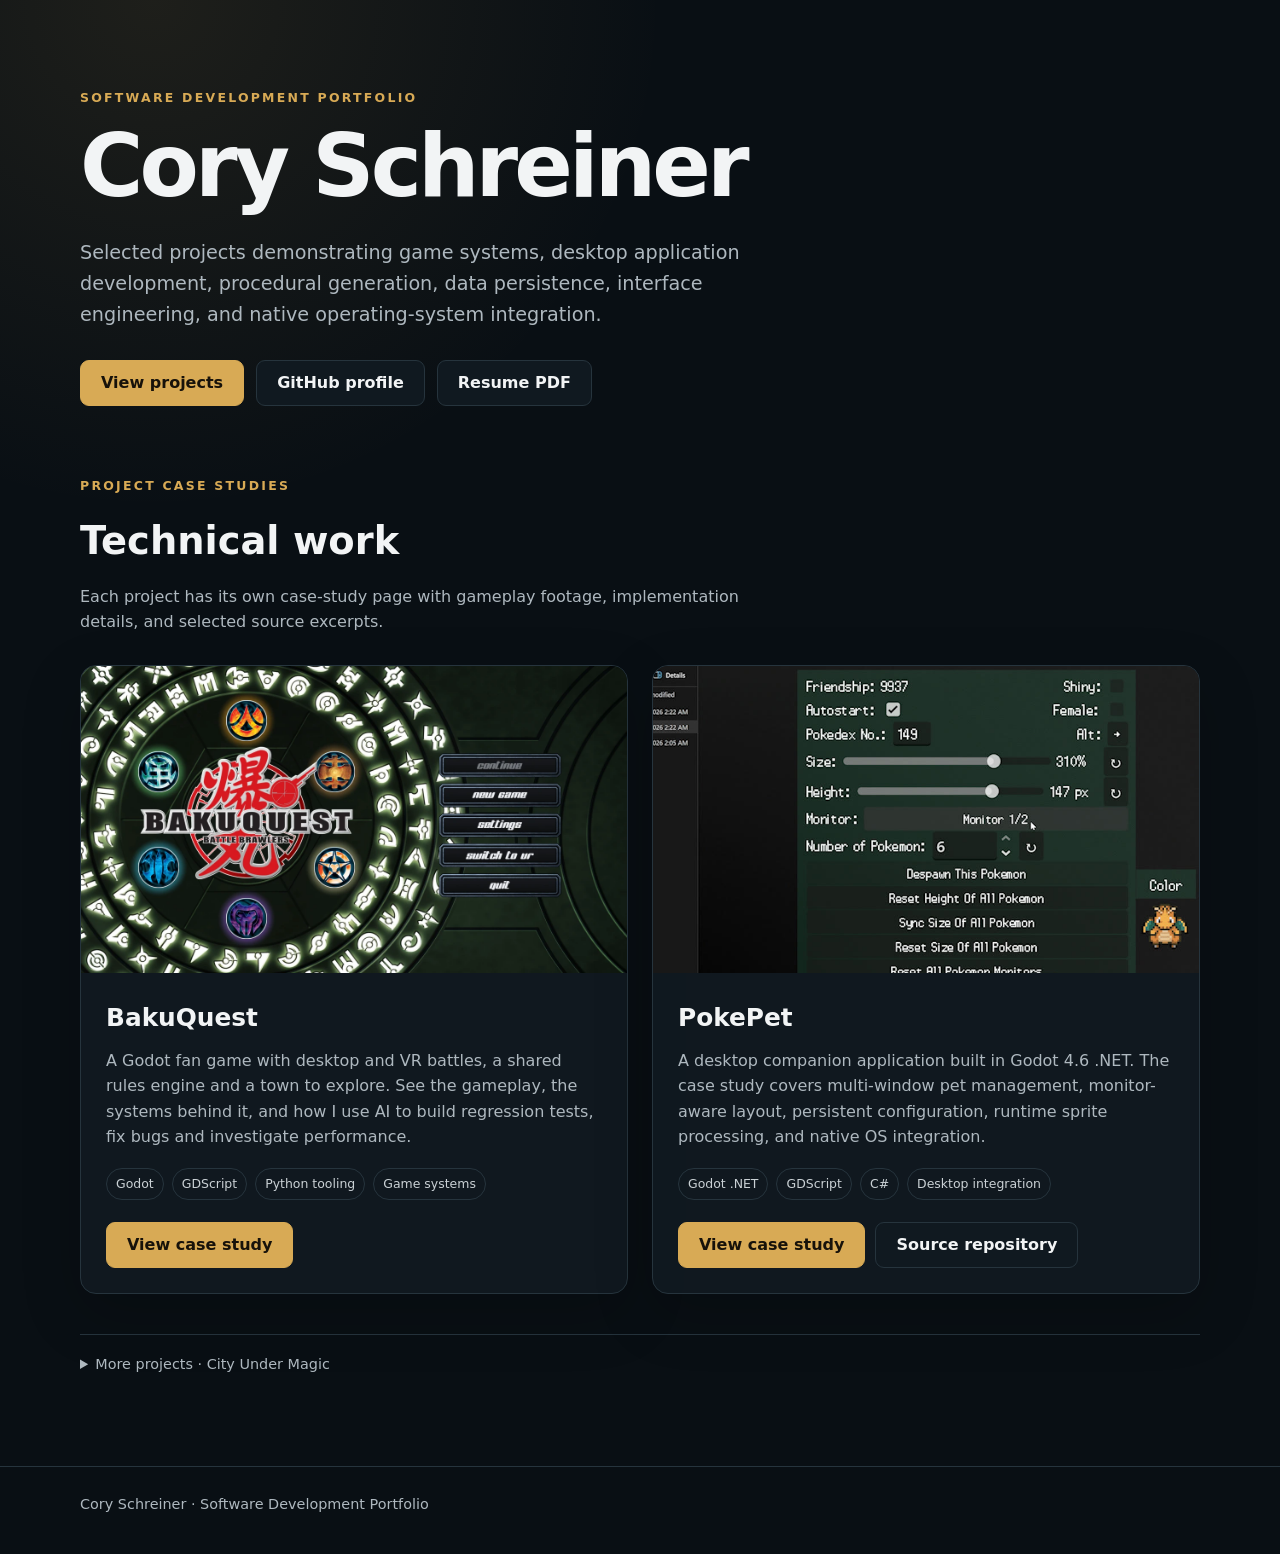
<file: index.html>
<!doctype html>
<html lang="en">
<head>
  <meta charset="utf-8">
  <meta name="viewport" content="width=device-width, initial-scale=1">
  <meta name="description" content="Cory Schreiner's software development portfolio, featuring BakuQuest and PokePet.">
  <title>Cory Schreiner | Software Development Portfolio</title>
  <style>
    :root {
      color-scheme: dark;
      --background: #090f14;
      --panel: #101920;
      --panel-border: #26343d;
      --text: #f2f4f5;
      --muted: #aeb8bf;
      --accent: #d8aa55;
      --accent-dark: #1b160d;
      font-family: Inter, ui-sans-serif, system-ui, -apple-system, BlinkMacSystemFont, "Segoe UI", sans-serif;
    }
    * { box-sizing: border-box; }
    html { scroll-behavior: smooth; }
    body {
      margin: 0;
      background:
        radial-gradient(circle at 12% 0%, rgba(216, 170, 85, .10), transparent 32rem),
        var(--background);
      color: var(--text);
      line-height: 1.6;
    }
    a { color: inherit; }
    .wrap { width: min(1120px, calc(100% - 40px)); margin: 0 auto; }
    header { padding: 88px 0 48px; }
    .eyebrow {
      margin: 0 0 14px;
      color: var(--accent);
      font-size: .78rem;
      font-weight: 800;
      letter-spacing: .18em;
      text-transform: uppercase;
    }
    h1 {
      max-width: 830px;
      margin: 0;
      font-size: clamp(2.5rem, 7vw, 5.4rem);
      line-height: 1.02;
      letter-spacing: -.045em;
    }
    .intro {
      max-width: 700px;
      margin: 28px 0 0;
      color: var(--muted);
      font-size: clamp(1rem, 2vw, 1.2rem);
    }
    .links { display: flex; flex-wrap: wrap; gap: 12px; margin-top: 30px; }
    .button {
      display: inline-flex;
      align-items: center;
      justify-content: center;
      min-height: 46px;
      padding: 0 20px;
      border: 1px solid var(--panel-border);
      border-radius: 9px;
      background: var(--panel);
      text-decoration: none;
      font-weight: 750;
    }
    .button.primary { border-color: var(--accent); background: var(--accent); color: #17120a; }
    main { padding: 22px 0 90px; }
    h2 { margin: 0 0 12px; font-size: clamp(1.8rem, 3vw, 2.6rem); }
    .section-copy { max-width: 700px; margin: 0 0 30px; color: var(--muted); }
    .grid { display: grid; grid-template-columns: repeat(2, minmax(0, 1fr)); gap: 24px; }
    .card {
      overflow: hidden;
      border: 1px solid var(--panel-border);
      border-radius: 16px;
      background: rgba(16, 25, 32, .94);
      box-shadow: 0 20px 60px rgba(0,0,0,.20);
    }
    .card img { width: 100%; aspect-ratio: 16 / 9; display: block; object-fit: cover; background: #05080a; }
    .card-body { padding: 25px; }
    .card h3 { margin: 0 0 10px; font-size: 1.55rem; }
    .card p { margin: 0; color: var(--muted); }
    .tags { display: flex; flex-wrap: wrap; gap: 8px; margin: 18px 0 22px; }
    .tag {
      padding: 5px 9px;
      border: 1px solid var(--panel-border);
      border-radius: 999px;
      color: #cad1d5;
      font-size: .78rem;
    }
    .card-actions { display: flex; flex-wrap: wrap; gap: 10px; }
    footer { border-top: 1px solid var(--panel-border); padding: 26px 0 38px; color: var(--muted); font-size: .9rem; }
    @media (max-width: 760px) {
      header { padding-top: 58px; }
      .grid { grid-template-columns: 1fr; }
      .wrap { width: min(100% - 24px, 1120px); }
    }
    .archive { margin-top: 40px; border-top: 1px solid var(--panel-border); padding-top: 18px; }
    .archive summary { cursor: pointer; color: var(--muted); font-size: .9rem; }
    .archive .card { margin-top: 20px; max-width: 548px; }
    .archive summary:focus-visible { outline: 2px solid var(--accent); outline-offset: 5px; }
  </style>
</head>
<body>
  <header>
    <div class="wrap">
      <p class="eyebrow">Software Development Portfolio</p>
      <h1>Cory Schreiner</h1>
      <p class="intro">Selected projects demonstrating game systems, desktop application development, procedural generation, data persistence, interface engineering, and native operating-system integration.</p>
      <div class="links">
        <a class="button primary" href="#projects">View projects</a>
        <a class="button" href="https://github.com/themusicalcr0w">GitHub profile</a>
        <a class="button" href="downloads/Cory_Schreiner_Resume.pdf" target="_blank" rel="noopener">Resume PDF</a>
      </div>
    </div>
  </header>

  <main id="projects">
    <section class="wrap" aria-labelledby="projects-title">
      <p class="eyebrow">Project Case Studies</p>
      <h2 id="projects-title">Technical work</h2>
      <p class="section-copy">Each project has its own case-study page with gameplay footage, implementation details, and selected source excerpts.</p>

      <div class="grid">
        <article class="card">
          <img src="projects/baku-quest/showcase/assets/images/2026-10-desktop-menu.webp" alt="BakuQuest desktop title screen with its logo and elemental symbols">
          <div class="card-body">
            <h3>BakuQuest</h3>
            <p>A Godot fan game with desktop and VR battles, a shared rules engine and a town to explore. See the gameplay, the systems behind it, and how I use AI to build regression tests, fix bugs and investigate performance.</p>
            <div class="tags" aria-label="BakuQuest technologies">
              <span class="tag">Godot</span><span class="tag">GDScript</span><span class="tag">Python tooling</span><span class="tag">Game systems</span>
            </div>
            <div class="card-actions"><a class="button primary" href="projects/baku-quest/">View case study</a></div>
          </div>
        </article>

        <article class="card">
          <img src="projects/poke-pet/showcase/assets/images/hero-poster.jpg" alt="PokePet desktop companion application running multiple pet windows">
          <div class="card-body">
            <h3>PokePet</h3>
            <p>A desktop companion application built in Godot 4.6 .NET. The case study covers multi-window pet management, monitor-aware layout, persistent configuration, runtime sprite processing, and native OS integration.</p>
            <div class="tags" aria-label="PokePet technologies">
              <span class="tag">Godot .NET</span>
              <span class="tag">GDScript</span>
              <span class="tag">C#</span>
              <span class="tag">Desktop integration</span>
            </div>
            <div class="card-actions">
              <a class="button primary" href="projects/poke-pet/">View case study</a>
              <a class="button" href="https://github.com/themusicalcr0w/poke-pet">Source repository</a>
            </div>
          </div>
        </article>
      </div>
      <details class="archive">
        <summary>More projects · City Under Magic</summary>
        <article class="card">
          <img src="projects/city-under-magic/showcase/assets/images/world-generation-poster.jpg" alt="City Under Magic world-generation and character-visualization interface">
          <div class="card-body">
            <h3>City Under Magic</h3>
            <p>A systems-driven life simulation and visual novel built in Godot. The case study covers procedural population generation, NPC memory and dialogue context, genetic inheritance, custom page rendering, and incremental saving.</p>
            <div class="tags" aria-label="City Under Magic technologies">
              <span class="tag">Godot</span>
              <span class="tag">GDScript</span>
              <span class="tag">Procedural systems</span>
              <span class="tag">Persistence</span>
            </div>
            <div class="card-actions">
              <a class="button primary" href="projects/city-under-magic/">View case study</a>
            </div>
          </div>
        </article>
      </details>
    </section>
  </main>

  <footer>
    <div class="wrap">Cory Schreiner · Software Development Portfolio</div>
  </footer>
</body>
</html>
</file>
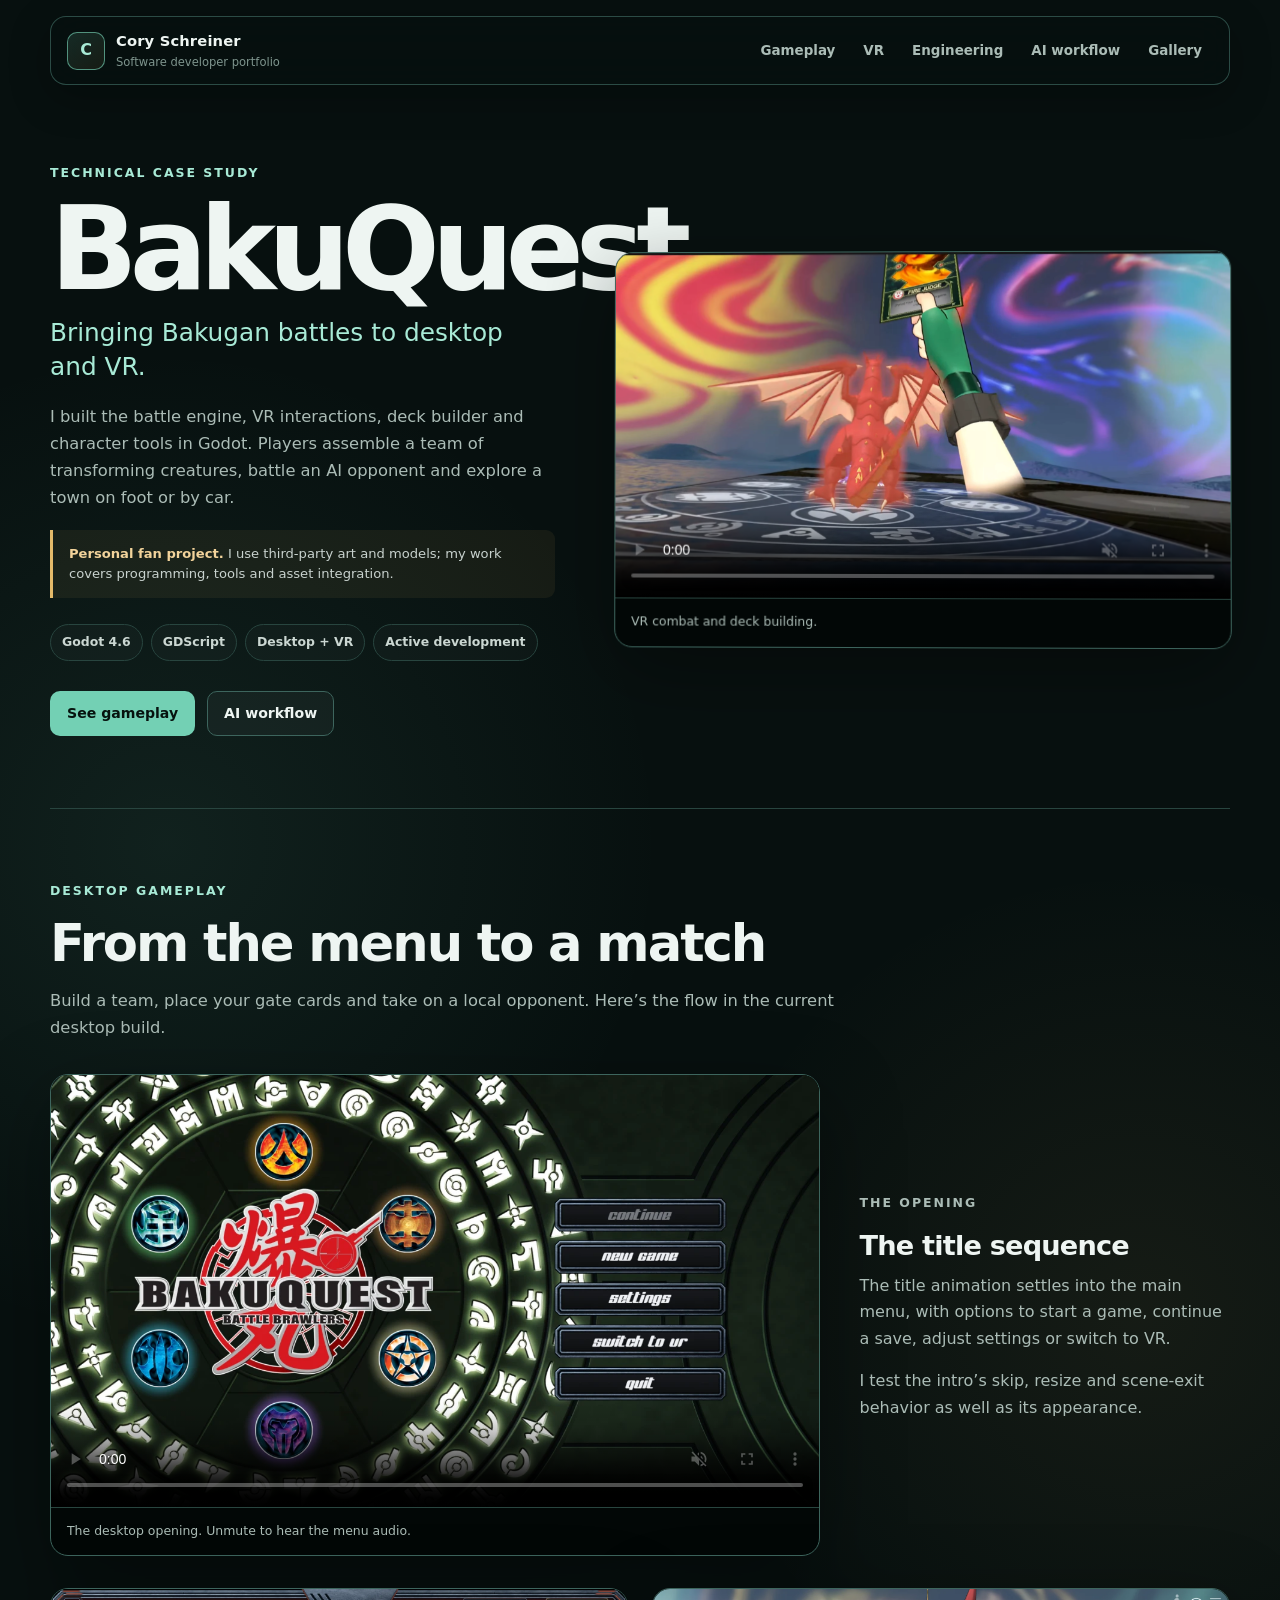
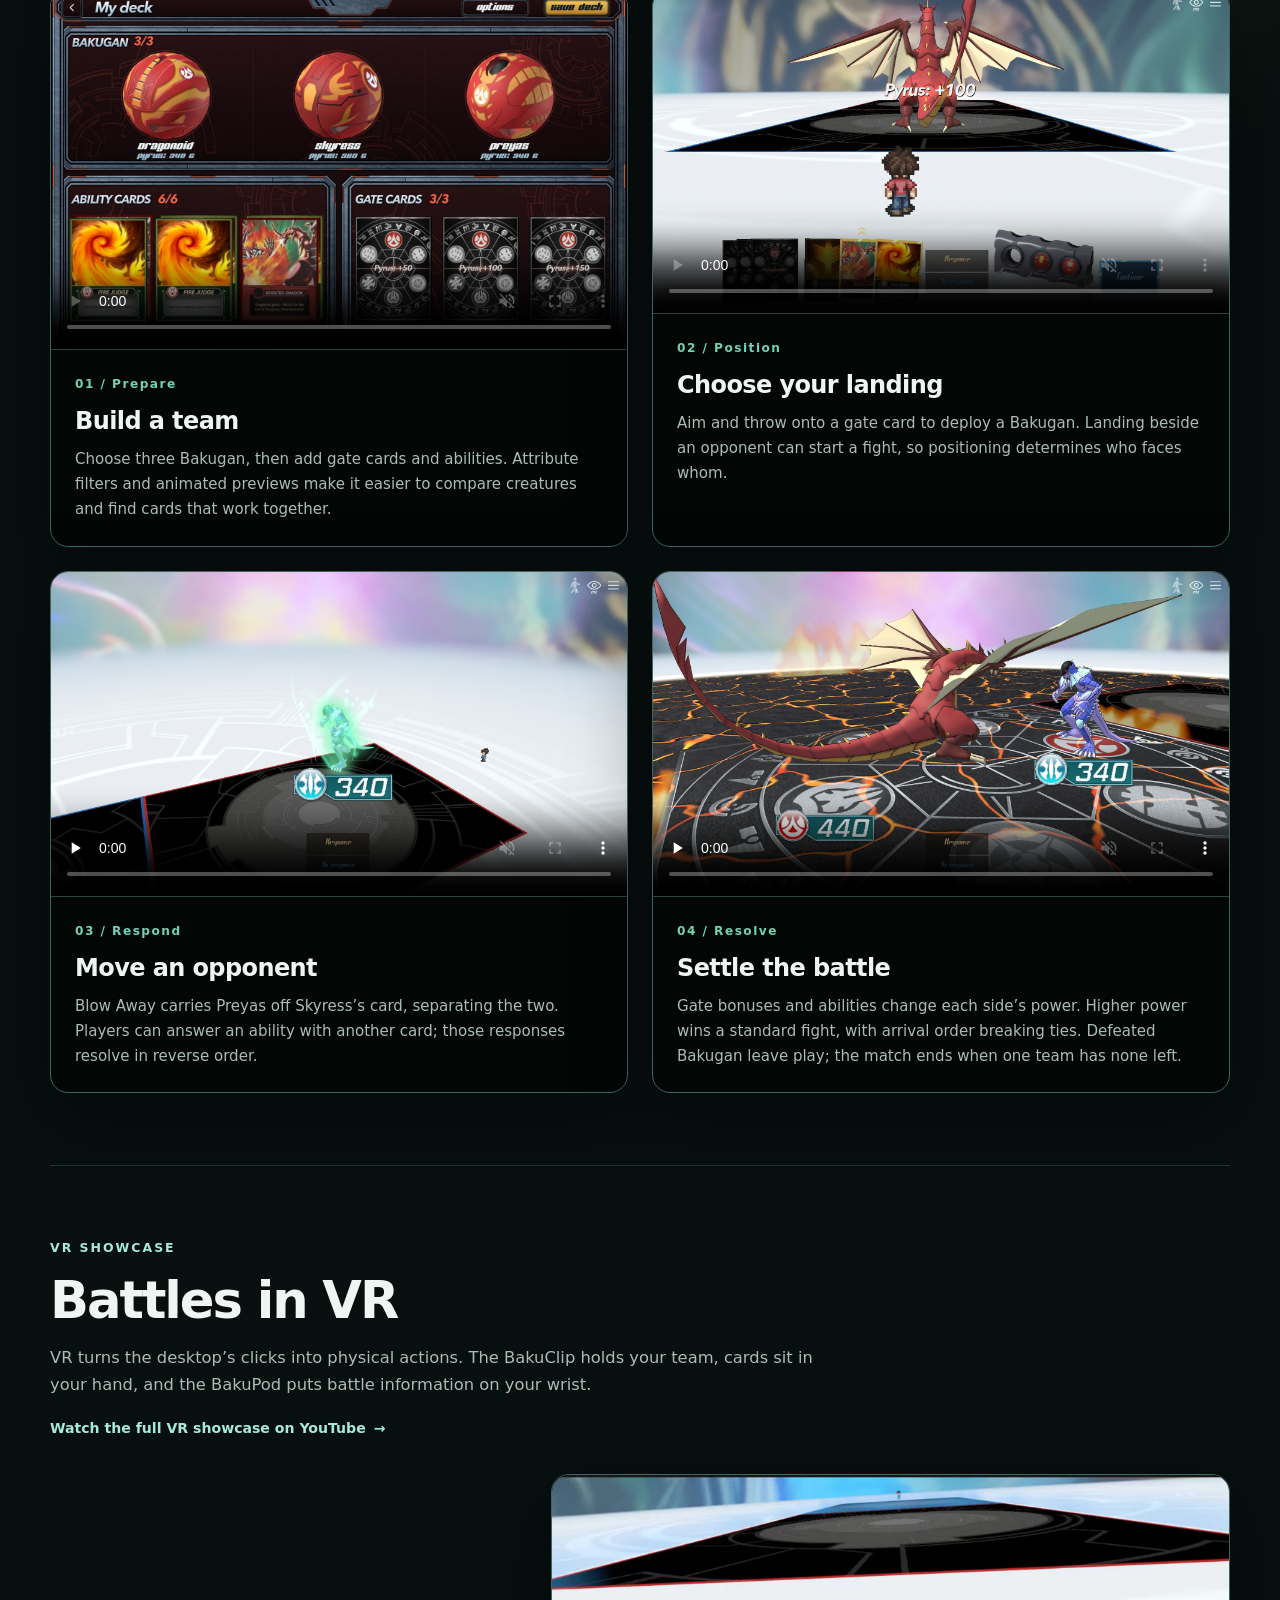
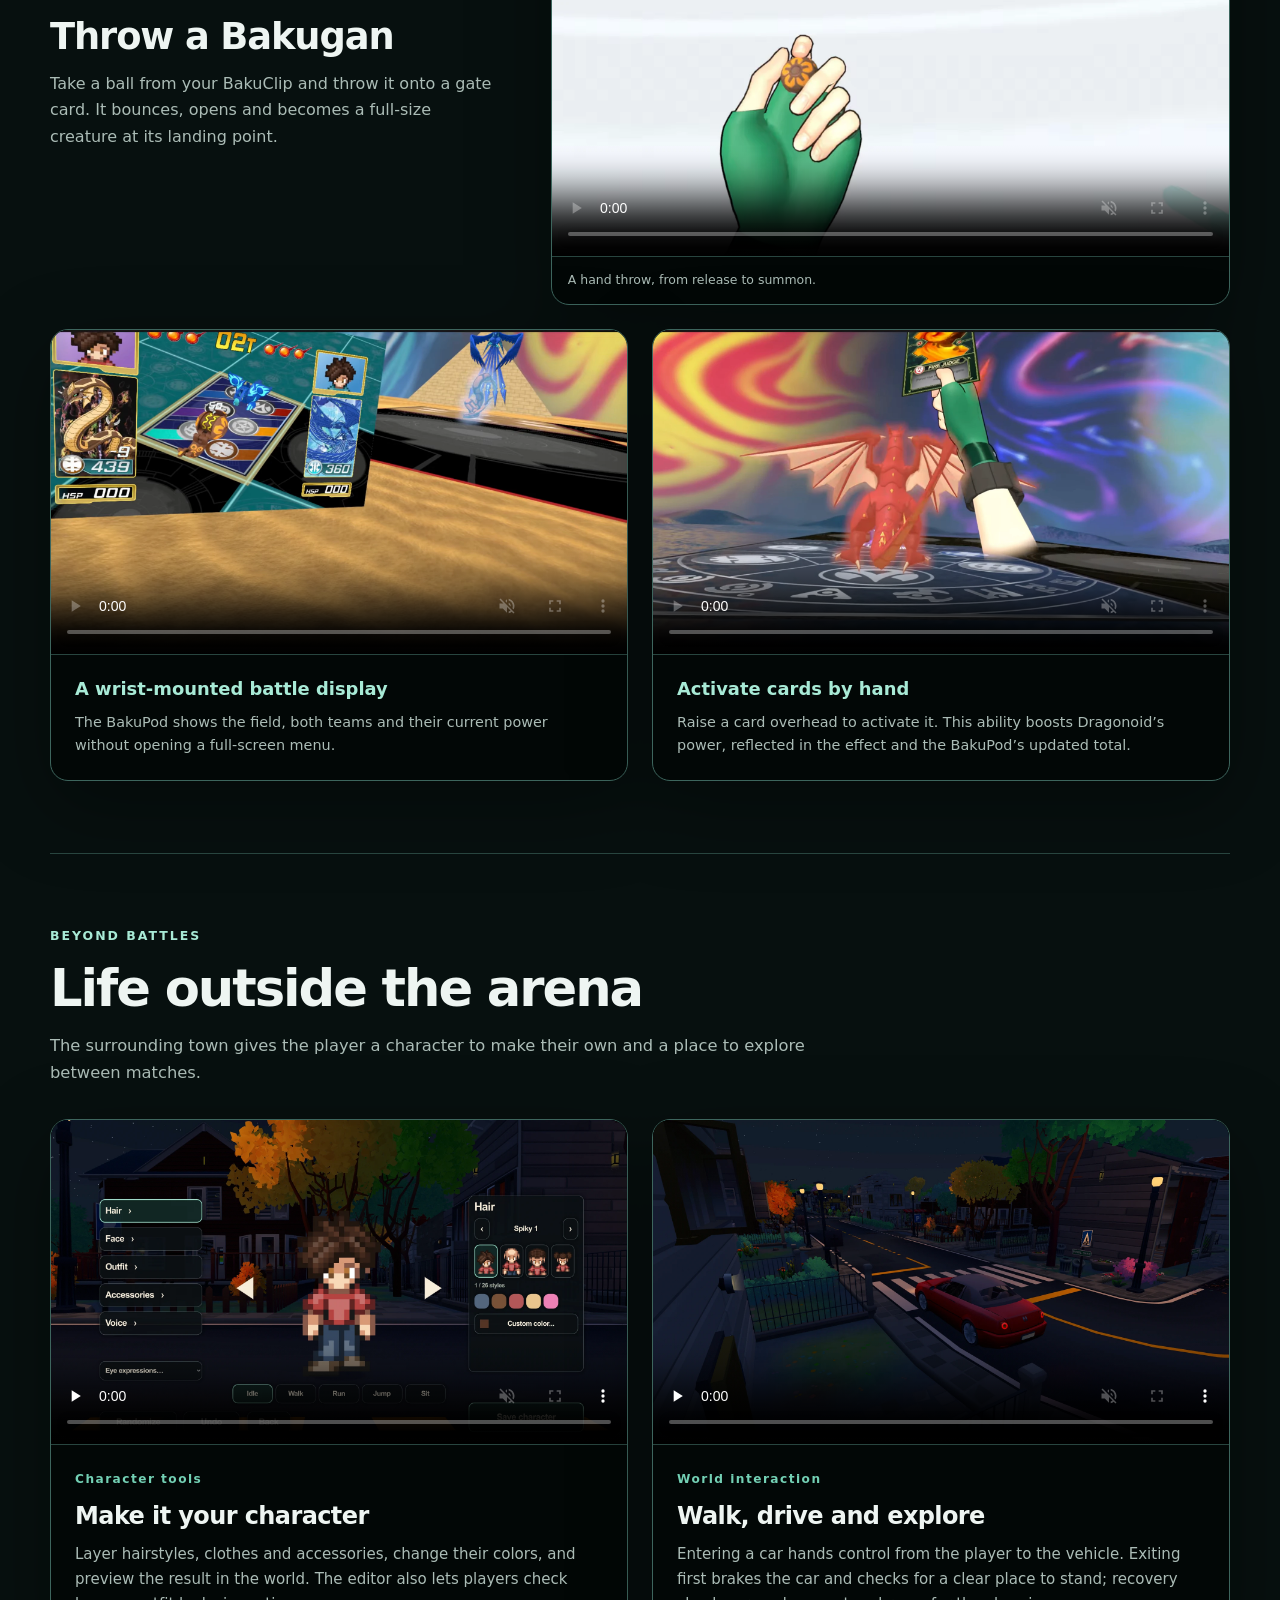
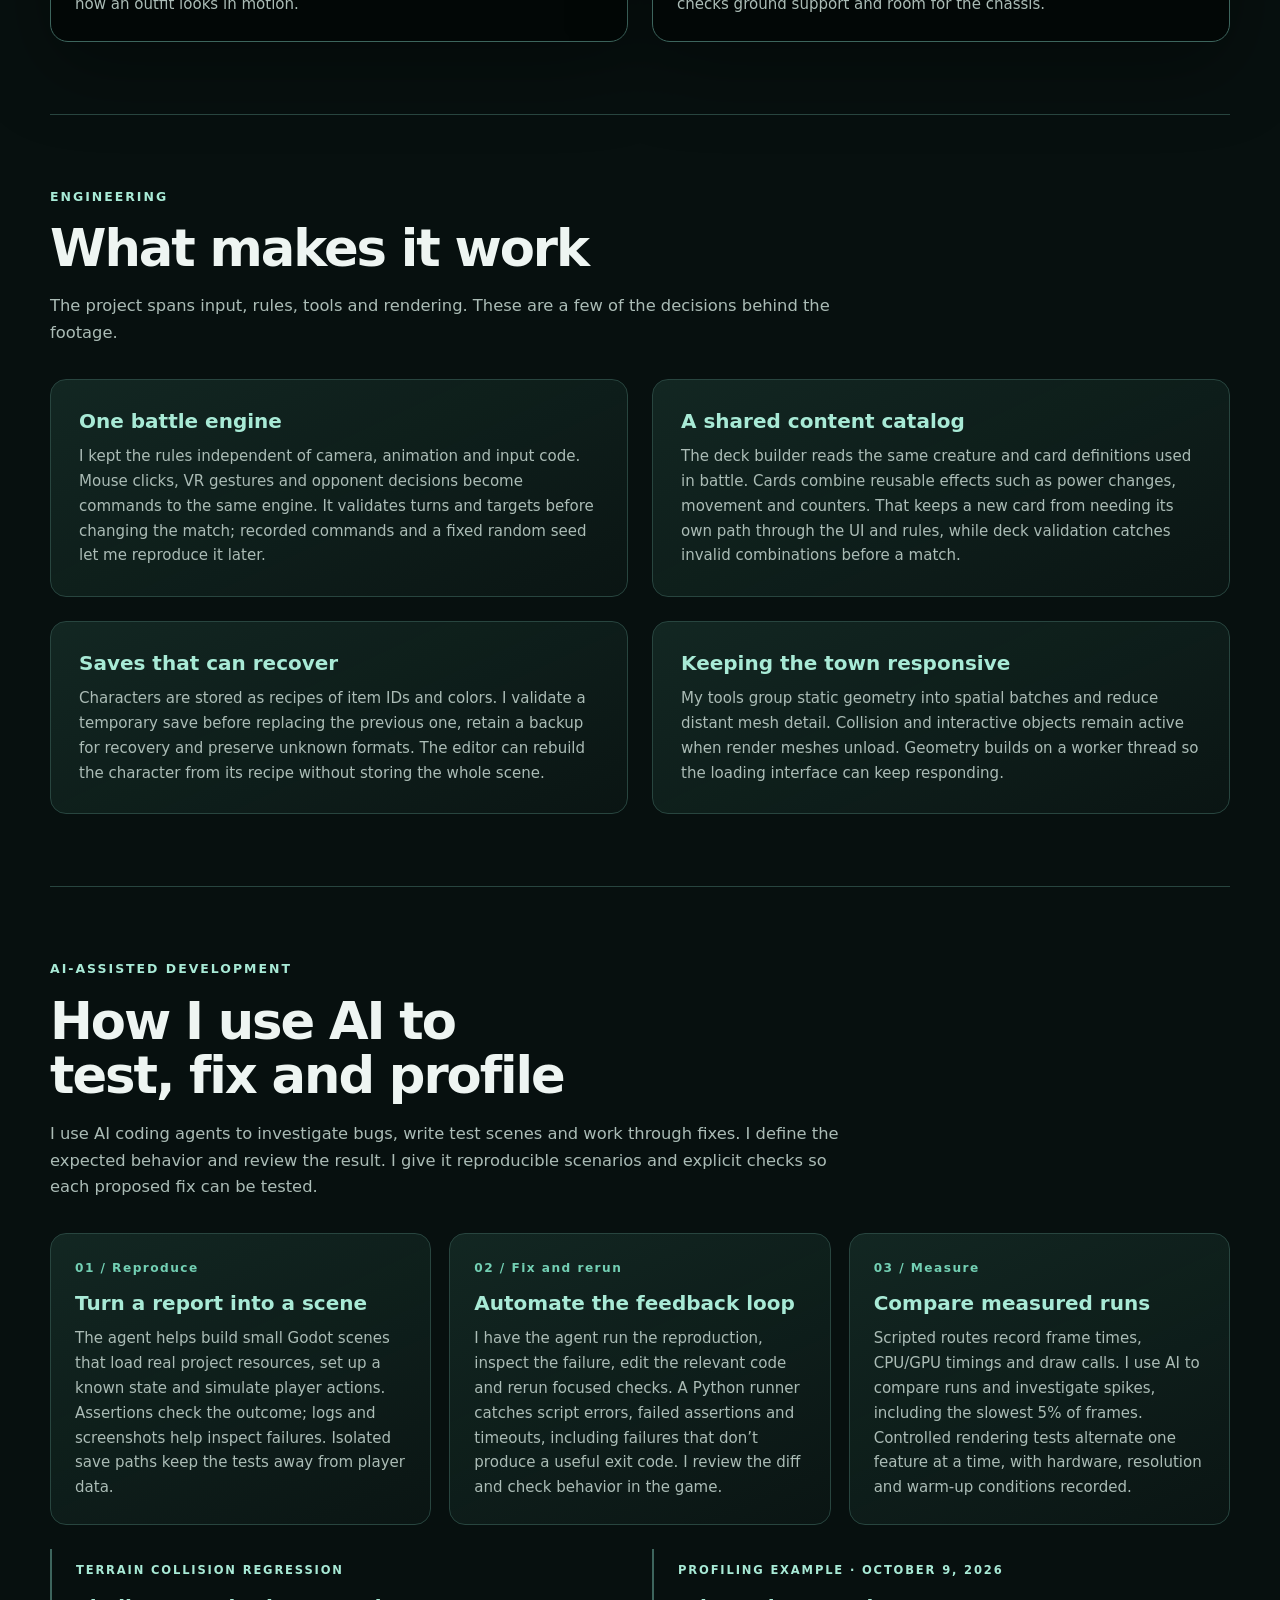
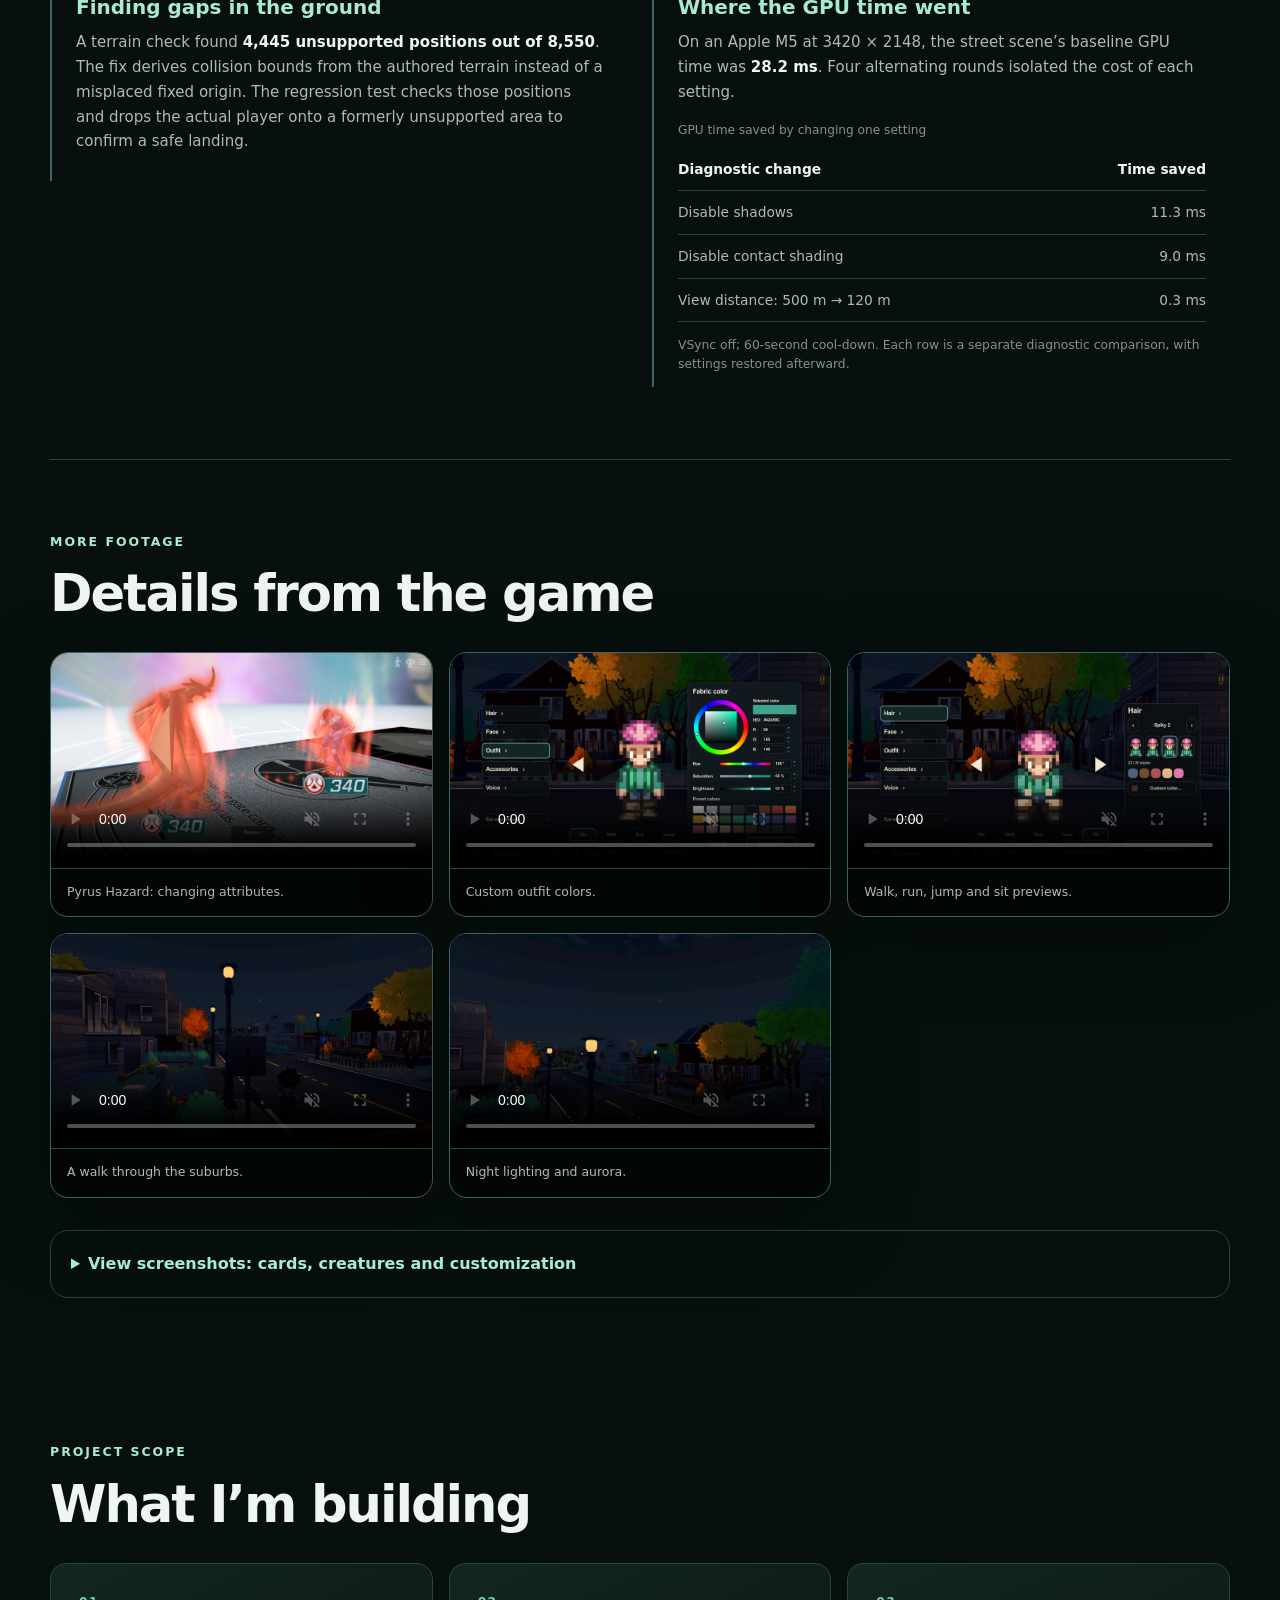
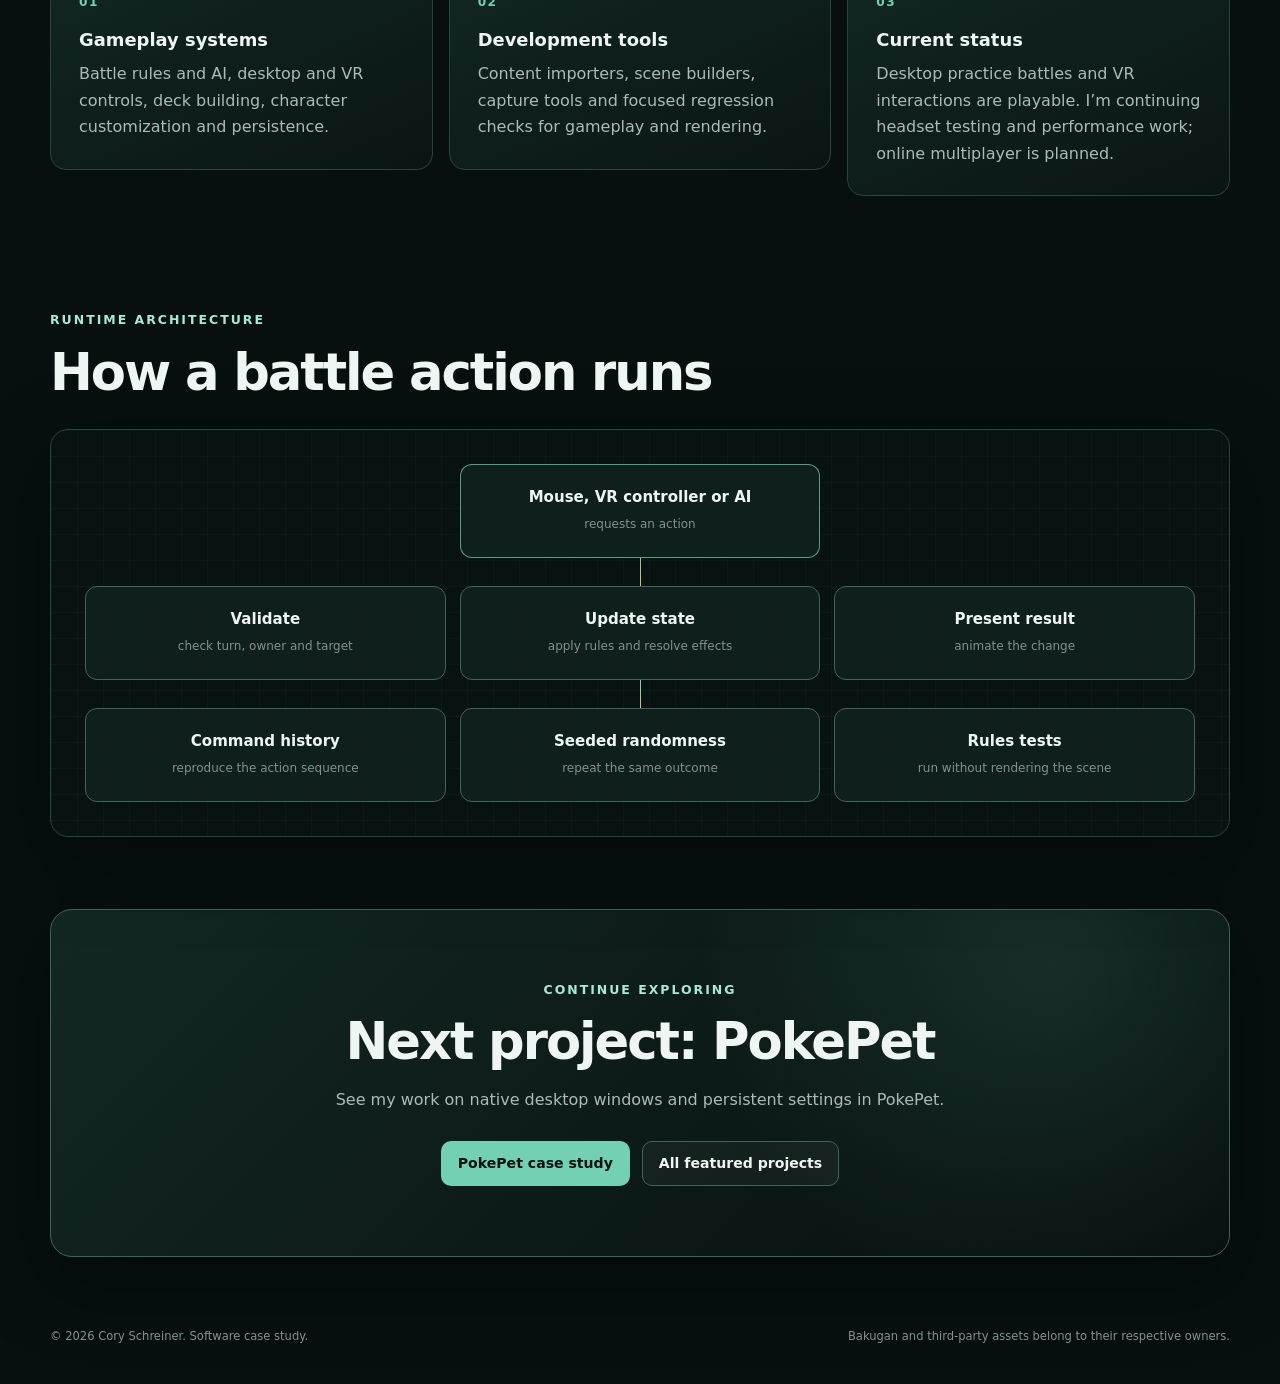
<file: projects/baku-quest/index.html>
<!doctype html>
<html lang="en">
<head>
  <meta charset="utf-8">
  <meta name="viewport" content="width=device-width, initial-scale=1">
  <meta name="description" content="BakuQuest by Cory Schreiner: a Godot fan game featuring desktop and VR combat, a shared battle engine, character tools and AI-assisted testing and performance analysis.">
  <meta name="theme-color" content="#08100f">
  <title>BakuQuest — Technical Case Study | Cory Schreiner</title>
  <link rel="stylesheet" href="showcase/styles.css">

  <script defer src="../../video-visibility.js"></script>
</head>
<body>
  <a class="skip-link" href="#main">Skip to content</a>

  <header class="site-header">
    <a class="brand" href="#top" aria-label="Back to top">
      <span class="brand-mark">C</span>
      <span><strong>Cory Schreiner</strong><small>Software developer portfolio</small></span>
    </a>
    <nav aria-label="Case study navigation">
      <a href="#gameplay">Gameplay</a>
      <a href="#vr">VR</a>
      <a href="#systems">Engineering</a>
      <a href="#ai-workflow">AI workflow</a>
      <a href="#gallery">Gallery</a>
    </nav>
  </header>


<main id="main">
<section class="hero section" id="top"><div class="hero-copy"><p class="eyebrow">Technical case study</p><h1>BakuQuest</h1><p class="hero-subtitle">Bringing Bakugan battles to desktop and VR.</p><p class="hero-description">I built the battle engine, VR interactions, deck builder and character tools in Godot. Players assemble a team of transforming creatures, battle an AI opponent and explore a town on foot or by car.</p><p class="rights-note"><strong>Personal fan project.</strong> I use third-party art and models; my work covers programming, tools and asset integration.</p><div class="tag-row" aria-label="Project attributes"><span>Godot 4.6</span><span>GDScript</span><span>Desktop + VR</span><span>Active development</span></div><div class="hero-actions"><a class="button button-primary" href="#gameplay">See gameplay</a><a class="button button-secondary" href="#ai-workflow">AI workflow</a></div></div><figure class="media-frame hero-media"><video controls muted playsinline preload="none" poster="showcase/assets/images/2026-10-vr-dragonoid-ability.webp" aria-label="VR combat and deck building."><source src="showcase/assets/video/2026-10-highlights-v3.mp4" type="video/mp4"></video><figcaption>VR combat and deck building.</figcaption></figure></section>

<section class="section chapter" id="gameplay" aria-labelledby="gameplay-title">
  <div class="section-heading">
    <p class="eyebrow">Desktop gameplay</p>
    <h2 id="gameplay-title">From the menu to a match</h2>
    <p>Build a team, place your gate cards and take on a local opponent. Here’s the flow in the current desktop build.</p>
  </div>
  <div class="menu-feature">

<figure class="media-frame ">
  <video controls muted playsinline preload="none" poster="showcase/assets/images/2026-10-desktop-menu.webp" aria-label="BakuQuest desktop title animation and main menu opening."><source src="showcase/assets/video/2026-10-desktop-menu.mp4" type="video/mp4"></video>
  <figcaption>The desktop opening. Unmute to hear the menu audio.</figcaption>
</figure>

    <div class="system-copy">
      <p class="eyebrow">The opening</p>
      <h3>The title sequence</h3>
      <p>The title animation settles into the main menu, with options to start a game, continue a save, adjust settings or switch to VR.</p>
      <p>I test the intro’s skip, resize and scene-exit behavior as well as its appearance.</p>
    </div>
  </div>
  <div class="feature-grid" id="battle">

<article id="deck-builder" class="showcase-card"><figure class="media-frame deck-media">
  <video controls muted playsinline preload="none" poster="showcase/assets/images/2026-10-deck-overview-v3.webp" aria-label="Build a team"><source src="showcase/assets/video/2026-10-deck-builder-v3.mp4" type="video/mp4"></video>
  <figcaption><span class="card-number">01 / Prepare</span><h3>Build a team</h3><p>Choose three Bakugan, then add gate cards and abilities. Attribute filters and animated previews make it easier to compare creatures and find cards that work together.</p></figcaption>
</figure></article>
<article id="desktop-throw" class="showcase-card"><figure class="media-frame ">
  <video controls muted playsinline preload="none" poster="showcase/assets/images/2026-10-battle-summon-v4.webp" aria-label="Choose your landing"><source src="showcase/assets/video/2026-10-desktop-throw-v4.mp4" type="video/mp4"></video>
  <figcaption><span class="card-number">02 / Position</span><h3>Choose your landing</h3><p>Aim and throw onto a gate card to deploy a Bakugan. Landing beside an opponent can start a fight, so positioning determines who faces whom.</p></figcaption>
</figure></article>
<article id="blow-away" class="showcase-card"><figure class="media-frame ">
  <video controls muted playsinline preload="none" poster="showcase/assets/images/2026-10-battle-ventus-v3.webp" aria-label="Move an opponent"><source src="showcase/assets/video/2026-10-blow-away-v3.mp4" type="video/mp4"></video>
  <figcaption><span class="card-number">03 / Respond</span><h3>Move an opponent</h3><p>Blow Away carries Preyas off Skyress’s card, separating the two. Players can answer an ability with another card; those responses resolve in reverse order.</p></figcaption>
</figure></article>
<article id="combat" class="showcase-card"><figure class="media-frame ">
  <video controls muted playsinline preload="none" poster="showcase/assets/images/2026-10-battle-fight-v2.webp" aria-label="Settle the battle"><source src="showcase/assets/video/2026-10-combat.mp4" type="video/mp4"></video>
  <figcaption><span class="card-number">04 / Resolve</span><h3>Settle the battle</h3><p>Gate bonuses and abilities change each side’s power. Higher power wins a standard fight, with arrival order breaking ties. Defeated Bakugan leave play; the match ends when one team has none left.</p></figcaption>
</figure></article>
</div>
</section>
<section class="section vr-section" id="vr" aria-labelledby="vr-title">
  <div class="section-heading">
    <p class="eyebrow">VR showcase</p>
    <h2 id="vr-title">Battles in VR</h2>
    <p>VR turns the desktop’s clicks into physical actions. The BakuClip holds your team, cards sit in your hand, and the BakuPod puts battle information on your wrist.</p>
    <a class="text-link" href="https://www.youtube.com/watch?v=MgIqg1CBGbU">Watch the full VR showcase on YouTube</a>
  </div>
  <div class="vr-feature">
    <div class="system-copy">

      <h3>Throw a Bakugan</h3>
      <p>Take a ball from your BakuClip and throw it onto a gate card. It bounces, opens and becomes a full-size creature at its landing point.</p>
    </div>
    <figure class="media-frame">
      <video controls muted playsinline preload="none" poster="showcase/assets/images/2026-10-vr-throw.webp" aria-label="Taking a Bakugan from the BakuClip, throwing it onto the field, and summoning it in VR."><source src="showcase/assets/video/2026-10-vr-throw.mp4" type="video/mp4"></video>
      <figcaption>A hand throw, from release to summon.</figcaption>
    </figure>
  </div>
  <div class="vr-grid">
    <figure class="media-frame">
      <video controls muted playsinline preload="none" poster="showcase/assets/images/2026-10-vr-dashboard.webp" aria-label="Opening the BakuPod battle display and using cards during a VR battle."><source src="showcase/assets/video/2026-10-vr-dashboard.mp4" type="video/mp4"></video>
      <figcaption><h3>A wrist-mounted battle display</h3><p>The BakuPod shows the field, both teams and their current power without opening a full-screen menu.</p></figcaption>
    </figure>
    <figure class="media-frame">
      <video controls muted playsinline preload="none" poster="showcase/assets/images/2026-10-vr-dragonoid-ability.webp" aria-label="Raising an ability card overhead to increase Dragonoid’s power in VR."><source src="showcase/assets/video/2026-10-vr-ability-v2.mp4" type="video/mp4"></video>
      <figcaption><h3>Activate cards by hand</h3><p>Raise a card overhead to activate it. This ability boosts Dragonoid’s power, reflected in the effect and the BakuPod’s updated total.</p></figcaption>
    </figure>
  </div>
</section>

<section class="section chapter" id="world" aria-labelledby="world-title">
  <div class="section-heading">
    <p class="eyebrow">Beyond battles</p>
    <h2 id="world-title">Life outside the arena</h2>
    <p>The surrounding town gives the player a character to make their own and a place to explore between matches.</p>
  </div>
  <div class="feature-grid">

<article id="characters" class="showcase-card"><figure class="media-frame ">
  <video controls muted playsinline preload="none" poster="showcase/assets/images/2026-10-creator-start-v2.webp" aria-label="Make it your character"><source src="showcase/assets/video/2026-10-character-styles.mp4" type="video/mp4"></video>
  <figcaption><span class="card-number">Character tools</span><h3>Make it your character</h3><p>Layer hairstyles, clothes and accessories, change their colors, and preview the result in the world. The editor also lets players check how an outfit looks in motion.</p></figcaption>
</figure></article>
<article id="driving" class="showcase-card"><figure class="media-frame ">
  <video controls muted playsinline preload="none" poster="showcase/assets/images/2026-10-world-driving-v2.webp" aria-label="Walk, drive and explore"><source src="showcase/assets/video/2026-10-driving.mp4" type="video/mp4"></video>
  <figcaption><span class="card-number">World interaction</span><h3>Walk, drive and explore</h3><p>Entering a car hands control from the player to the vehicle. Exiting first brakes the car and checks for a clear place to stand; recovery checks ground support and room for the chassis.</p></figcaption>
</figure></article>
  </div>
</section>
<section class="section chapter" id="systems" aria-labelledby="systems-title">
  <div class="section-heading">
    <p class="eyebrow">Engineering</p>
    <h2 id="systems-title">What makes it work</h2>
    <p>The project spans input, rules, tools and rendering. These are a few of the decisions behind the footage.</p>
  </div>
  <div class="engineering-grid">
    <article class="summary-card"><h3>One battle engine</h3><p>I kept the rules independent of camera, animation and input code. Mouse clicks, VR gestures and opponent decisions become commands to the same engine. It validates turns and targets before changing the match; recorded commands and a fixed random seed let me reproduce it later.</p></article>
    <article class="summary-card"><h3>A shared content catalog</h3><p>The deck builder reads the same creature and card definitions used in battle. Cards combine reusable effects such as power changes, movement and counters. That keeps a new card from needing its own path through the UI and rules, while deck validation catches invalid combinations before a match.</p></article>
    <article class="summary-card"><h3>Saves that can recover</h3><p>Characters are stored as recipes of item IDs and colors. I validate a temporary save before replacing the previous one, retain a backup for recovery and preserve unknown formats. The editor can rebuild the character from its recipe without storing the whole scene.</p></article>
    <article class="summary-card"><h3>Keeping the town responsive</h3><p>My tools group static geometry into spatial batches and reduce distant mesh detail. Collision and interactive objects remain active when render meshes unload. Geometry builds on a worker thread so the loading interface can keep responding.</p></article>
  </div>
</section>
<section class="section chapter ai-section" id="ai-workflow" aria-labelledby="ai-title">
  <div class="section-heading">
    <p class="eyebrow">AI-assisted development</p>
    <h2 id="ai-title">How I use AI to test, fix and profile</h2>
    <p>I use AI coding agents to investigate bugs, write test scenes and work through fixes. I define the expected behavior and review the result. I give it reproducible scenarios and explicit checks so each proposed fix can be tested.</p>
  </div>
  <ol class="workflow-grid">
    <li class="summary-card"><span class="card-number">01 / Reproduce</span><h3>Turn a report into a scene</h3><p>The agent helps build small Godot scenes that load real project resources, set up a known state and simulate player actions. Assertions check the outcome; logs and screenshots help inspect failures. Isolated save paths keep the tests away from player data.</p></li>
    <li class="summary-card"><span class="card-number">02 / Fix and rerun</span><h3>Automate the feedback loop</h3><p>I have the agent run the reproduction, inspect the failure, edit the relevant code and rerun focused checks. A Python runner catches script errors, failed assertions and timeouts, including failures that don’t produce a useful exit code. I review the diff and check behavior in the game.</p></li>
    <li class="summary-card"><span class="card-number">03 / Measure</span><h3>Compare measured runs</h3><p>Scripted routes record frame times, CPU/GPU timings and draw calls. I use AI to compare runs and investigate spikes, including the slowest 5% of frames. Controlled rendering tests alternate one feature at a time, with hardware, resolution and warm-up conditions recorded.</p></li>
  </ol>
  <div class="evidence-grid">
    <article class="evidence-card"><p class="eyebrow">Terrain collision regression</p><h3>Finding gaps in the ground</h3><p>A terrain check found <strong>4,445 unsupported positions out of 8,550</strong>. The fix derives collision bounds from the authored terrain instead of a misplaced fixed origin. The regression test checks those positions and drops the actual player onto a formerly unsupported area to confirm a safe landing.</p></article>
    <article class="evidence-card"><p class="eyebrow">Profiling example · October 9, 2026</p><h3>Where the GPU time went</h3><p>On an Apple M5 at 3420 × 2148, the street scene’s baseline GPU time was <strong>28.2 ms</strong>. Four alternating rounds isolated the cost of each setting.</p>
      <table><caption>GPU time saved by changing one setting</caption><thead><tr><th scope="col">Diagnostic change</th><th scope="col">Time saved</th></tr></thead><tbody><tr><td>Disable shadows</td><td>11.3 ms</td></tr><tr><td>Disable contact shading</td><td>9.0 ms</td></tr><tr><td>View distance: 500 m → 120 m</td><td>0.3 ms</td></tr></tbody></table>
      <p class="measurement-note">VSync off; 60-second cool-down. Each row is a separate diagnostic comparison, with settings restored afterward.</p>
    </article>
  </div>
</section>
<section class="section chapter" id="gallery" aria-labelledby="gallery-title">
  <div class="section-heading"><p class="eyebrow">More footage</p><h2 id="gallery-title">Details from the game</h2></div>
  <div class="overview-grid">

<figure class="media-frame ">
  <video controls muted playsinline preload="none" poster="showcase/assets/images/2026-10-battle-hazard-v2.webp" aria-label="Pyrus Hazard: changing attributes."><source src="showcase/assets/video/2026-10-pyrus-hazard.mp4" type="video/mp4"></video>
  <figcaption>Pyrus Hazard: changing attributes.</figcaption>
</figure>
<figure class="media-frame ">
  <video controls muted playsinline preload="none" poster="showcase/assets/images/2026-10-creator-colors-v2.webp" aria-label="Custom outfit colors."><source src="showcase/assets/video/2026-10-character-colors.mp4" type="video/mp4"></video>
  <figcaption>Custom outfit colors.</figcaption>
</figure>
<figure class="media-frame ">
  <video controls muted playsinline preload="none" poster="showcase/assets/images/2026-10-creator-animation-v2.webp" aria-label="Walk, run, jump and sit previews."><source src="showcase/assets/video/2026-10-character-animations.mp4" type="video/mp4"></video>
  <figcaption>Walk, run, jump and sit previews.</figcaption>
</figure>
<figure class="media-frame ">
  <video controls muted playsinline preload="none" poster="showcase/assets/images/2026-10-world-walk-v2.webp" aria-label="A walk through the suburbs."><source src="showcase/assets/video/2026-10-night-walk.mp4" type="video/mp4"></video>
  <figcaption>A walk through the suburbs.</figcaption>
</figure>
<figure class="media-frame ">
  <video controls muted playsinline preload="none" poster="showcase/assets/images/2026-10-world-lighting-v2.webp" aria-label="Night lighting and aurora."><source src="showcase/assets/video/2026-10-night-lighting.mp4" type="video/mp4"></video>
  <figcaption>Night lighting and aurora.</figcaption>
</figure>
  </div>
  <details class="screenshot-details" id="screenshots">
    <summary>View screenshots: cards, creatures and customization</summary>
    <p>Select an image for a closer look.</p>

<div class="overview-grid"><figure class="media-frame"><a href="showcase/assets/images/2026-10-deck-aquos-v3.webp"><img loading="lazy" width="1600" height="1000" src="showcase/assets/images/2026-10-deck-aquos-v3.webp" alt="Aquos Preyas in the deck builder."></a><figcaption>Aquos Preyas in the deck builder.</figcaption></figure><figure class="media-frame"><a href="showcase/assets/images/2026-10-deck-haos-v3.webp"><img loading="lazy" width="1600" height="1000" src="showcase/assets/images/2026-10-deck-haos-v3.webp" alt="Haos Tigrerra and the creature collection."></a><figcaption>Haos Tigrerra and the creature collection.</figcaption></figure><figure class="media-frame"><a href="showcase/assets/images/2026-10-deck-gates-v3.webp"><img loading="lazy" width="1600" height="1000" src="showcase/assets/images/2026-10-deck-gates-v3.webp" alt="Gate effects and attribute bonuses."></a><figcaption>Gate effects and attribute bonuses.</figcaption></figure><figure class="media-frame"><a href="showcase/assets/images/2026-10-deck-fire_tornado-v3.webp"><img loading="lazy" width="1600" height="1000" src="showcase/assets/images/2026-10-deck-fire_tornado-v3.webp" alt="Ability card details."></a><figcaption>Ability card details.</figcaption></figure><figure class="media-frame"><a href="showcase/assets/images/2026-10-battle-fight-v2.webp"><img loading="lazy" width="1920" height="1080" src="showcase/assets/images/2026-10-battle-fight-v2.webp" alt="Dragonoid and Preyas before a battle."></a><figcaption>Dragonoid and Preyas before a battle.</figcaption></figure><figure class="media-frame"><a href="showcase/assets/images/2026-10-creator-outfit-v2.webp"><img loading="lazy" width="1920" height="1080" src="showcase/assets/images/2026-10-creator-outfit-v2.webp" alt="Character outfit preview."></a><figcaption>Character outfit preview.</figcaption></figure></div>
  </details>
</section>
<section class="section overview" id="overview"><div class="section-heading"><p class="eyebrow">Project scope</p><h2>What I’m building</h2></div><div class="overview-grid"><article class="summary-card"><span class="card-number">01</span><h3>Gameplay systems</h3><p>Battle rules and AI, desktop and VR controls, deck building, character customization and persistence.</p></article><article class="summary-card"><span class="card-number">02</span><h3>Development tools</h3><p>Content importers, scene builders, capture tools and focused regression checks for gameplay and rendering.</p></article><article class="summary-card"><span class="card-number">03</span><h3>Current status</h3><p>Desktop practice battles and VR interactions are playable. I’m continuing headset testing and performance work; online multiplayer is planned.</p></article></div></section>
<section class="section architecture" aria-labelledby="architecture-title"><div class="section-heading compact"><p class="eyebrow">Runtime architecture</p><h2 id="architecture-title">How a battle action runs</h2></div><div class="architecture-map" role="img" aria-label="Desktop, VR and AI actions are validated, applied to battle state and presented on screen. Command history and seeded randomness support repeatable rules tests."><div class="arch-node arch-root"><strong>Mouse, VR controller or AI</strong><span>requests an action</span></div><div class="arch-connector"></div><div class="arch-row"><div class="arch-node"><strong>Validate</strong><span>check turn, owner and target</span></div><div class="arch-node"><strong>Update state</strong><span>apply rules and resolve effects</span></div><div class="arch-node"><strong>Present result</strong><span>animate the change</span></div></div><div class="arch-connector"></div><div class="arch-row"><div class="arch-node"><strong>Command history</strong><span>reproduce the action sequence</span></div><div class="arch-node"><strong>Seeded randomness</strong><span>repeat the same outcome</span></div><div class="arch-node"><strong>Rules tests</strong><span>run without rendering the scene</span></div></div></div></section>
<section class="closing" id="source"><p class="eyebrow">Continue exploring</p><h2>Next project: PokePet</h2><p>See my work on native desktop windows and persistent settings in PokePet.</p><div class="closing-links"><a class="button button-primary" href="../poke-pet/">PokePet case study</a><a class="button button-secondary" href="../../">All featured projects</a></div></section></main><footer><span>© 2026 Cory Schreiner. Software case study.</span><span>Bakugan and third-party assets belong to their respective owners.</span></footer></body></html>
</file>
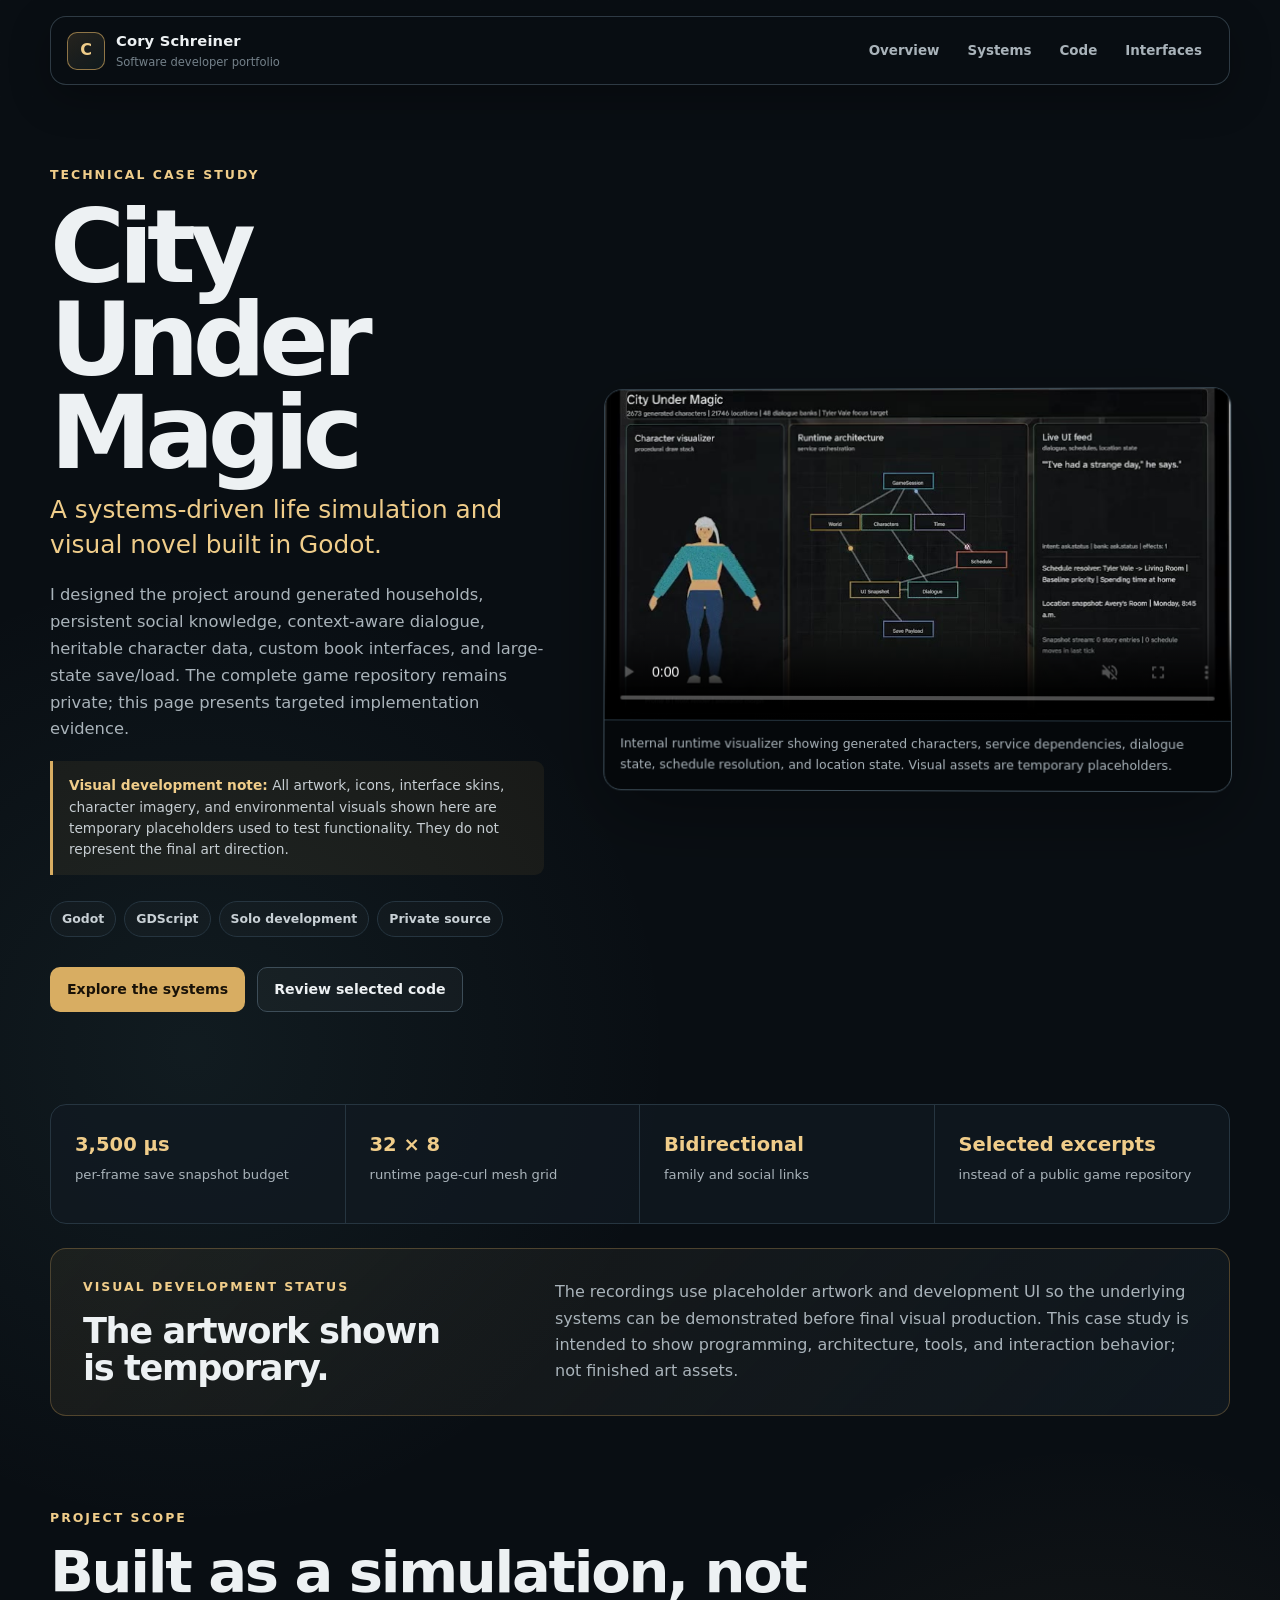
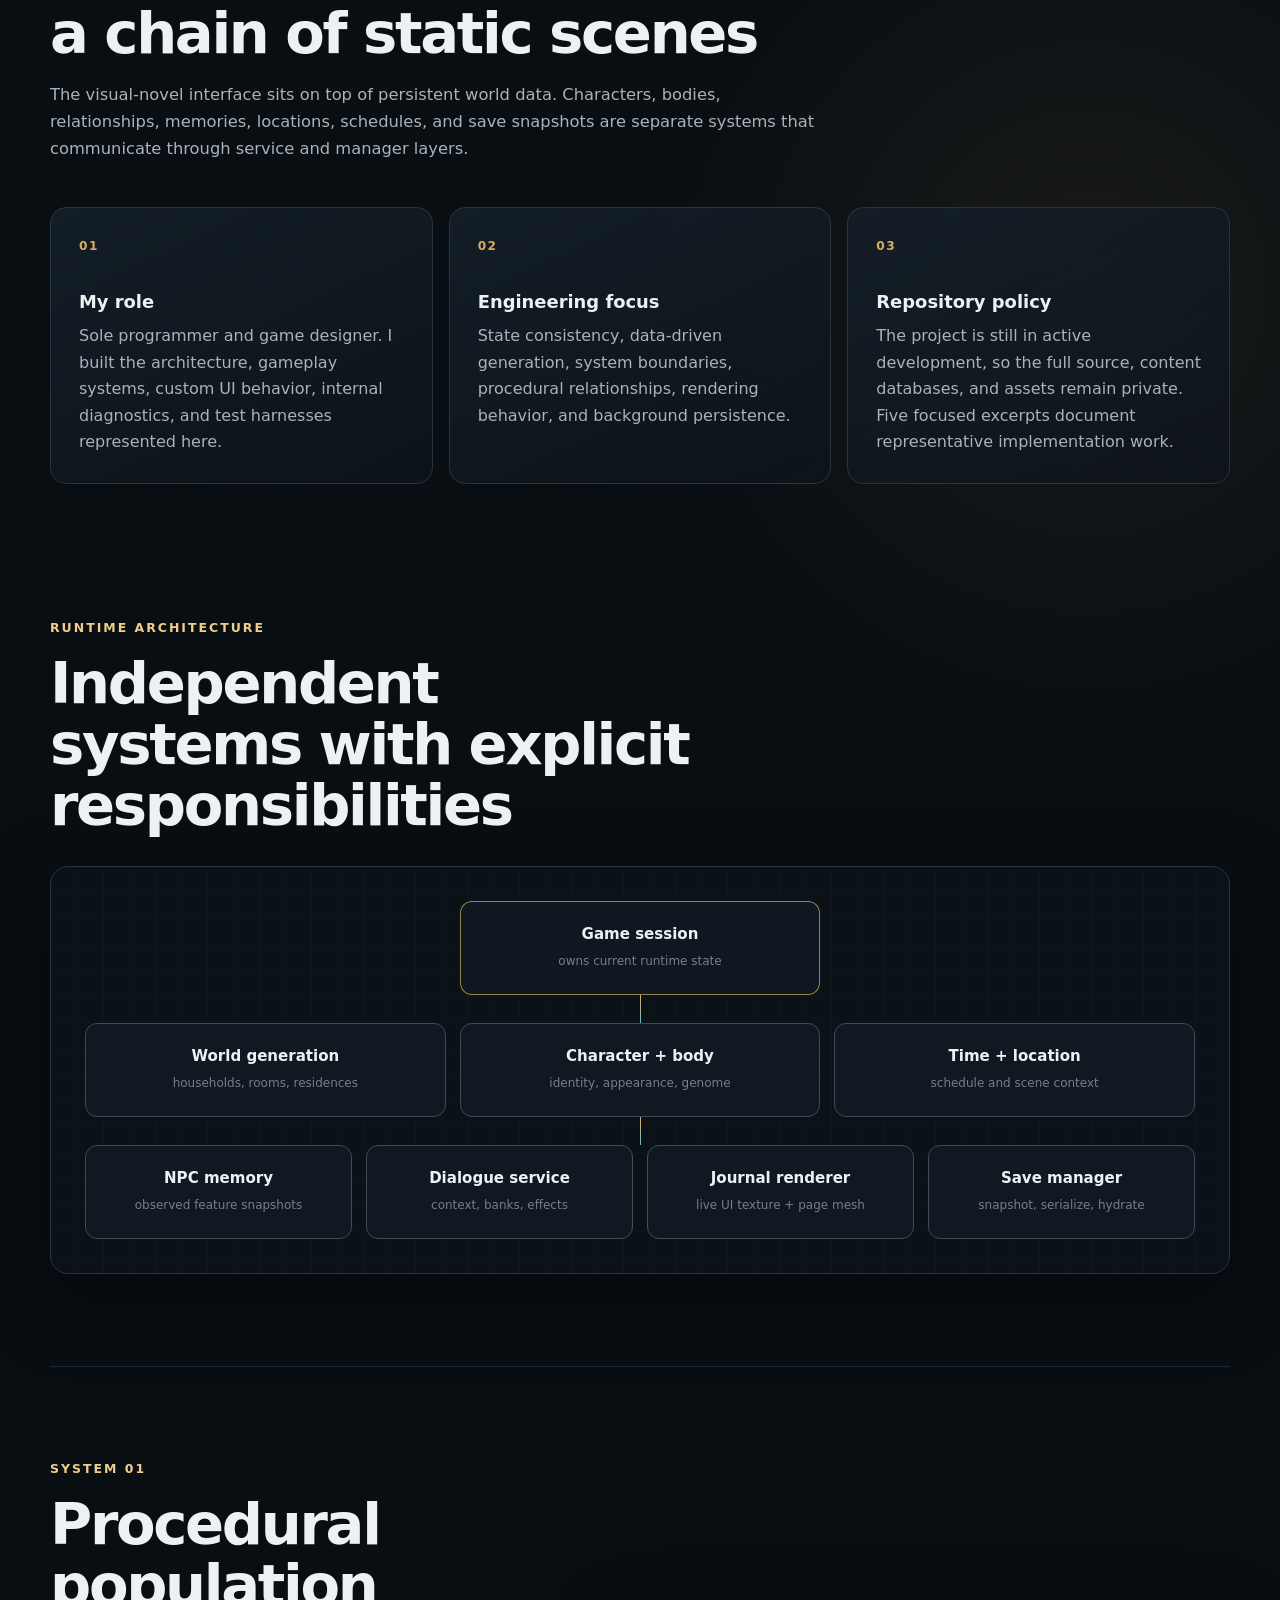
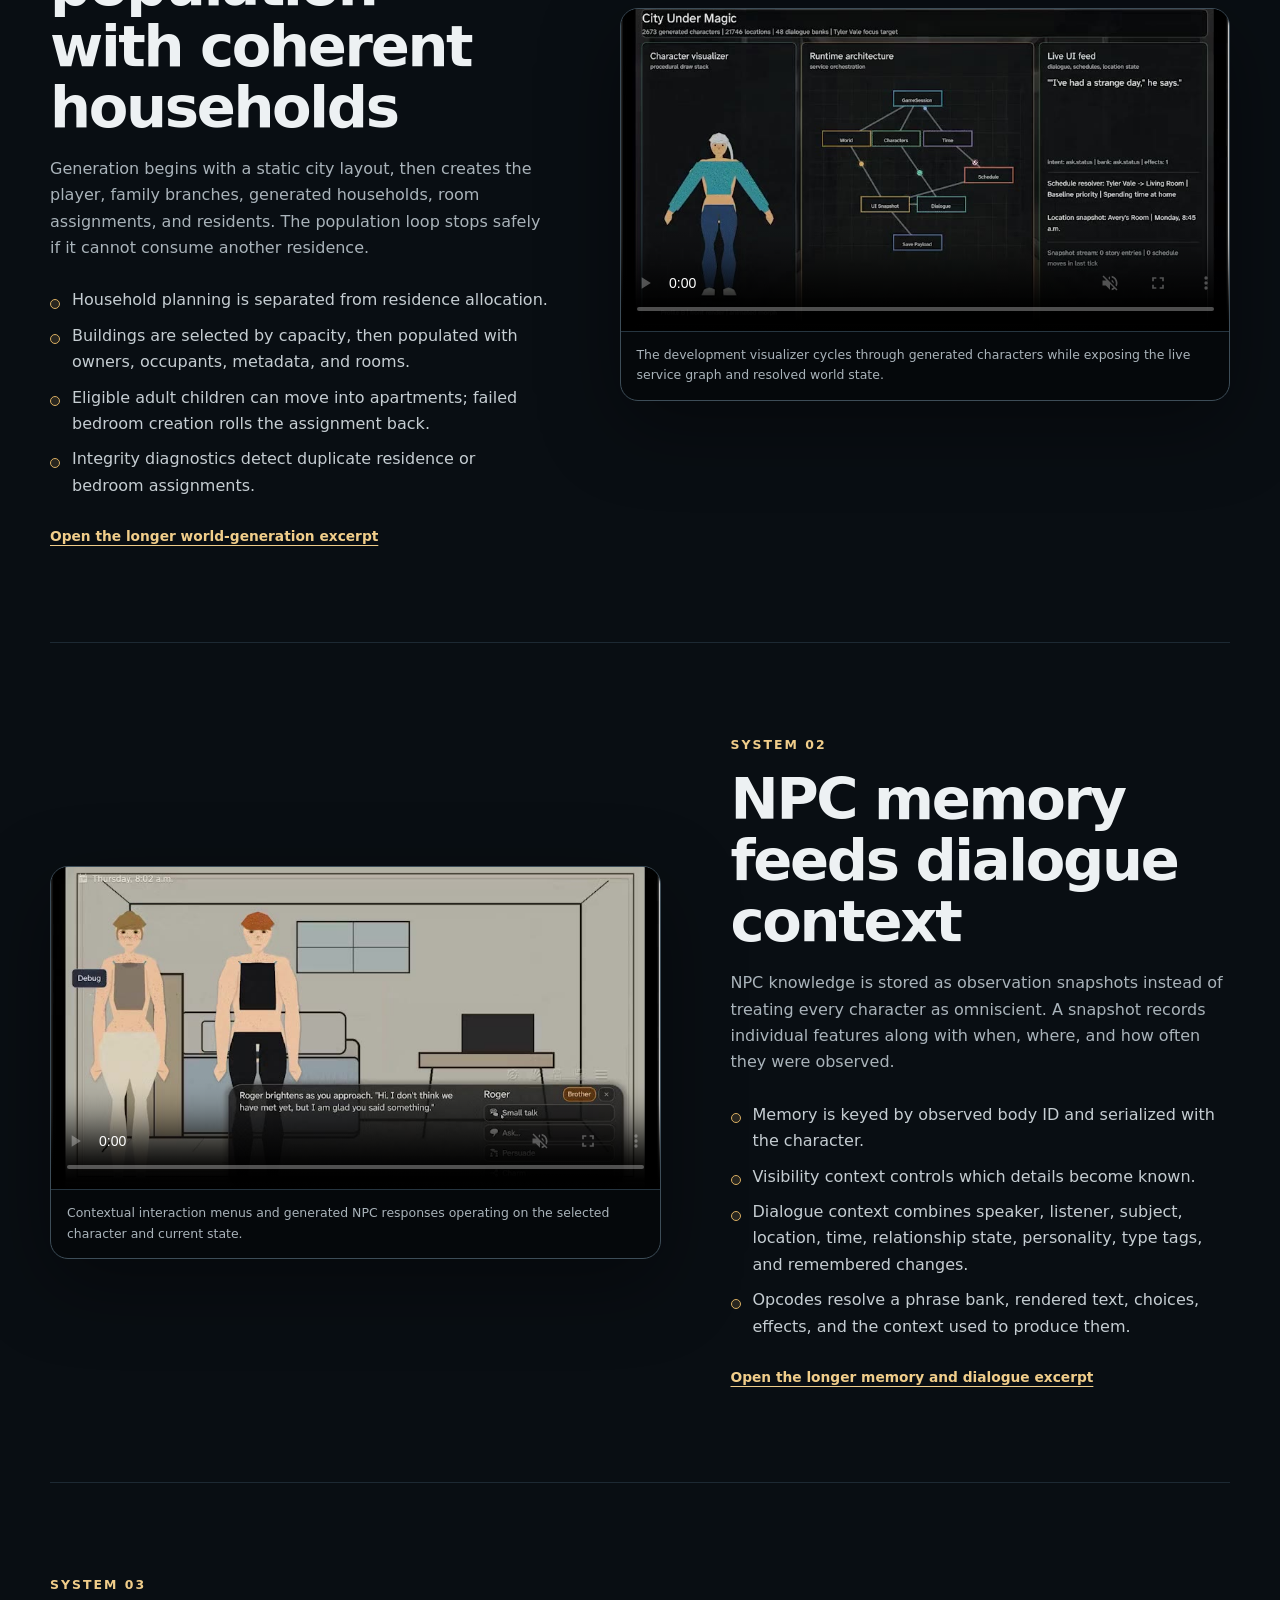
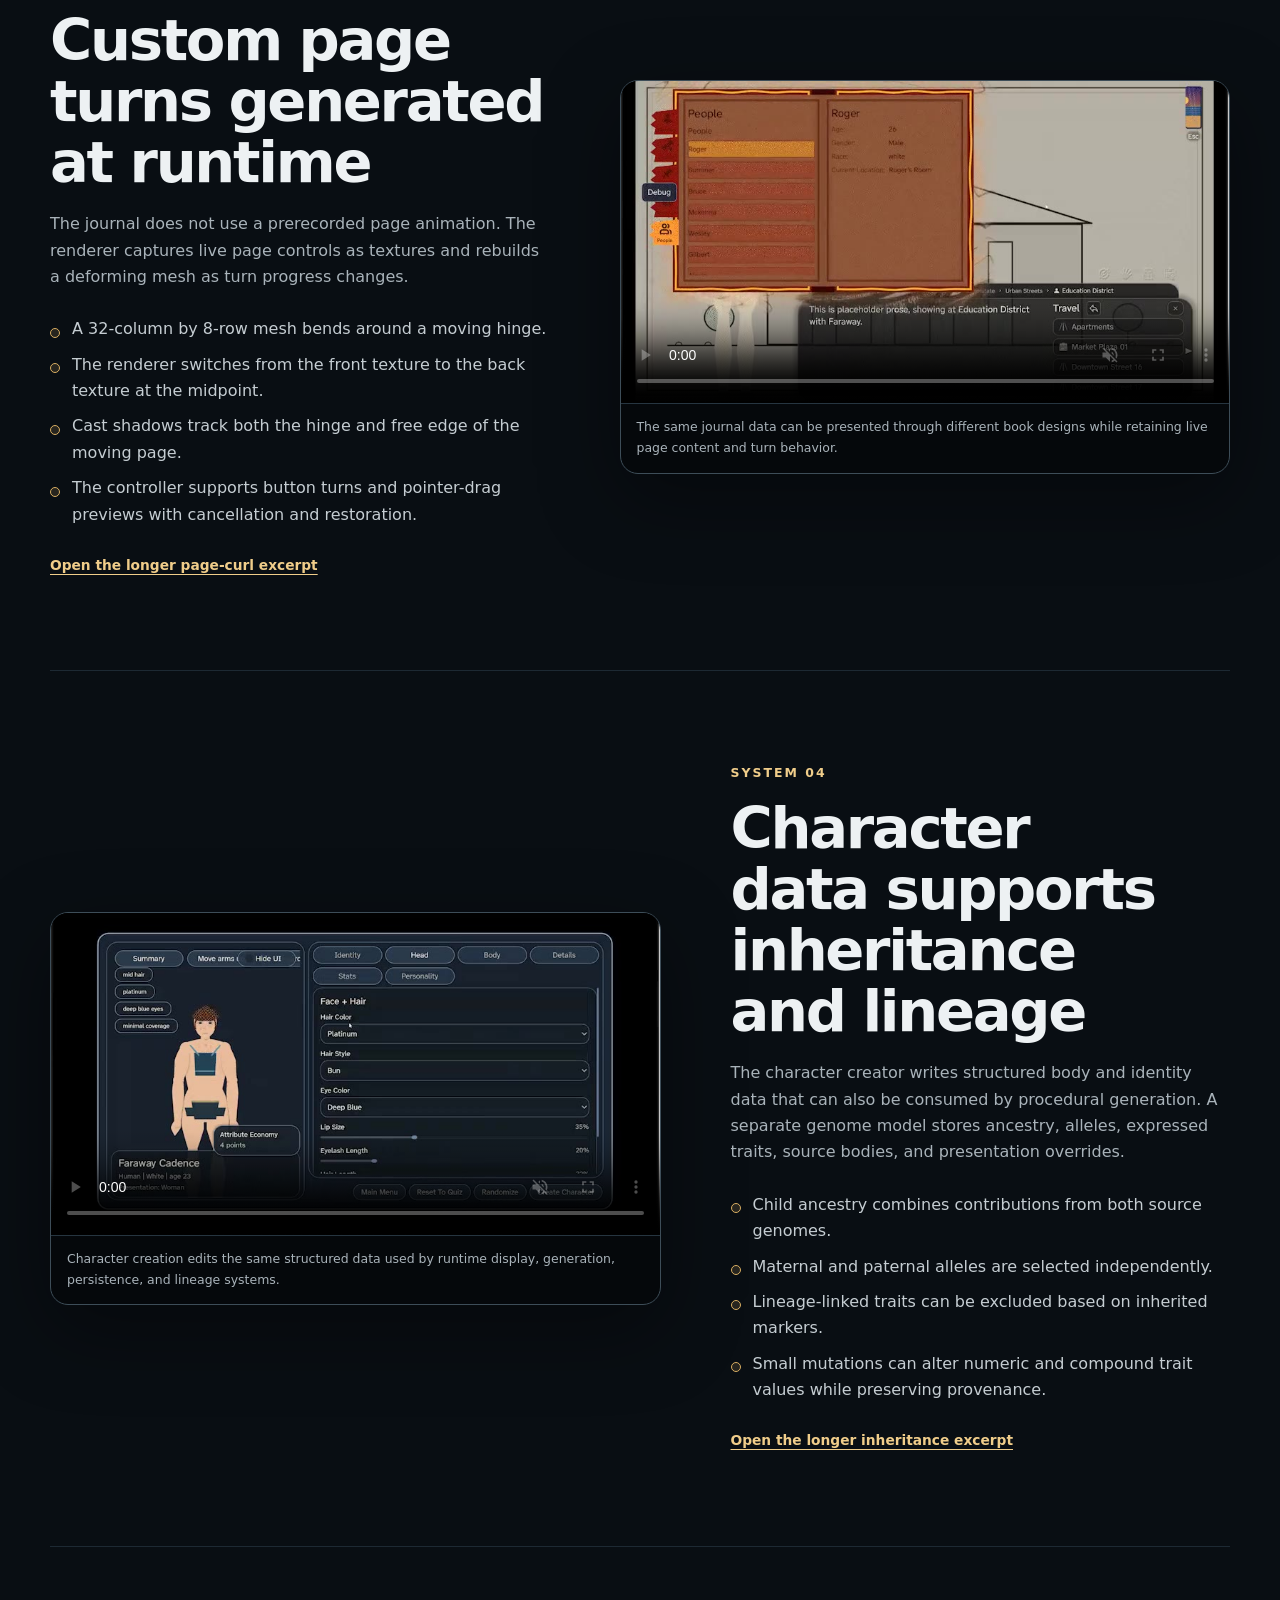
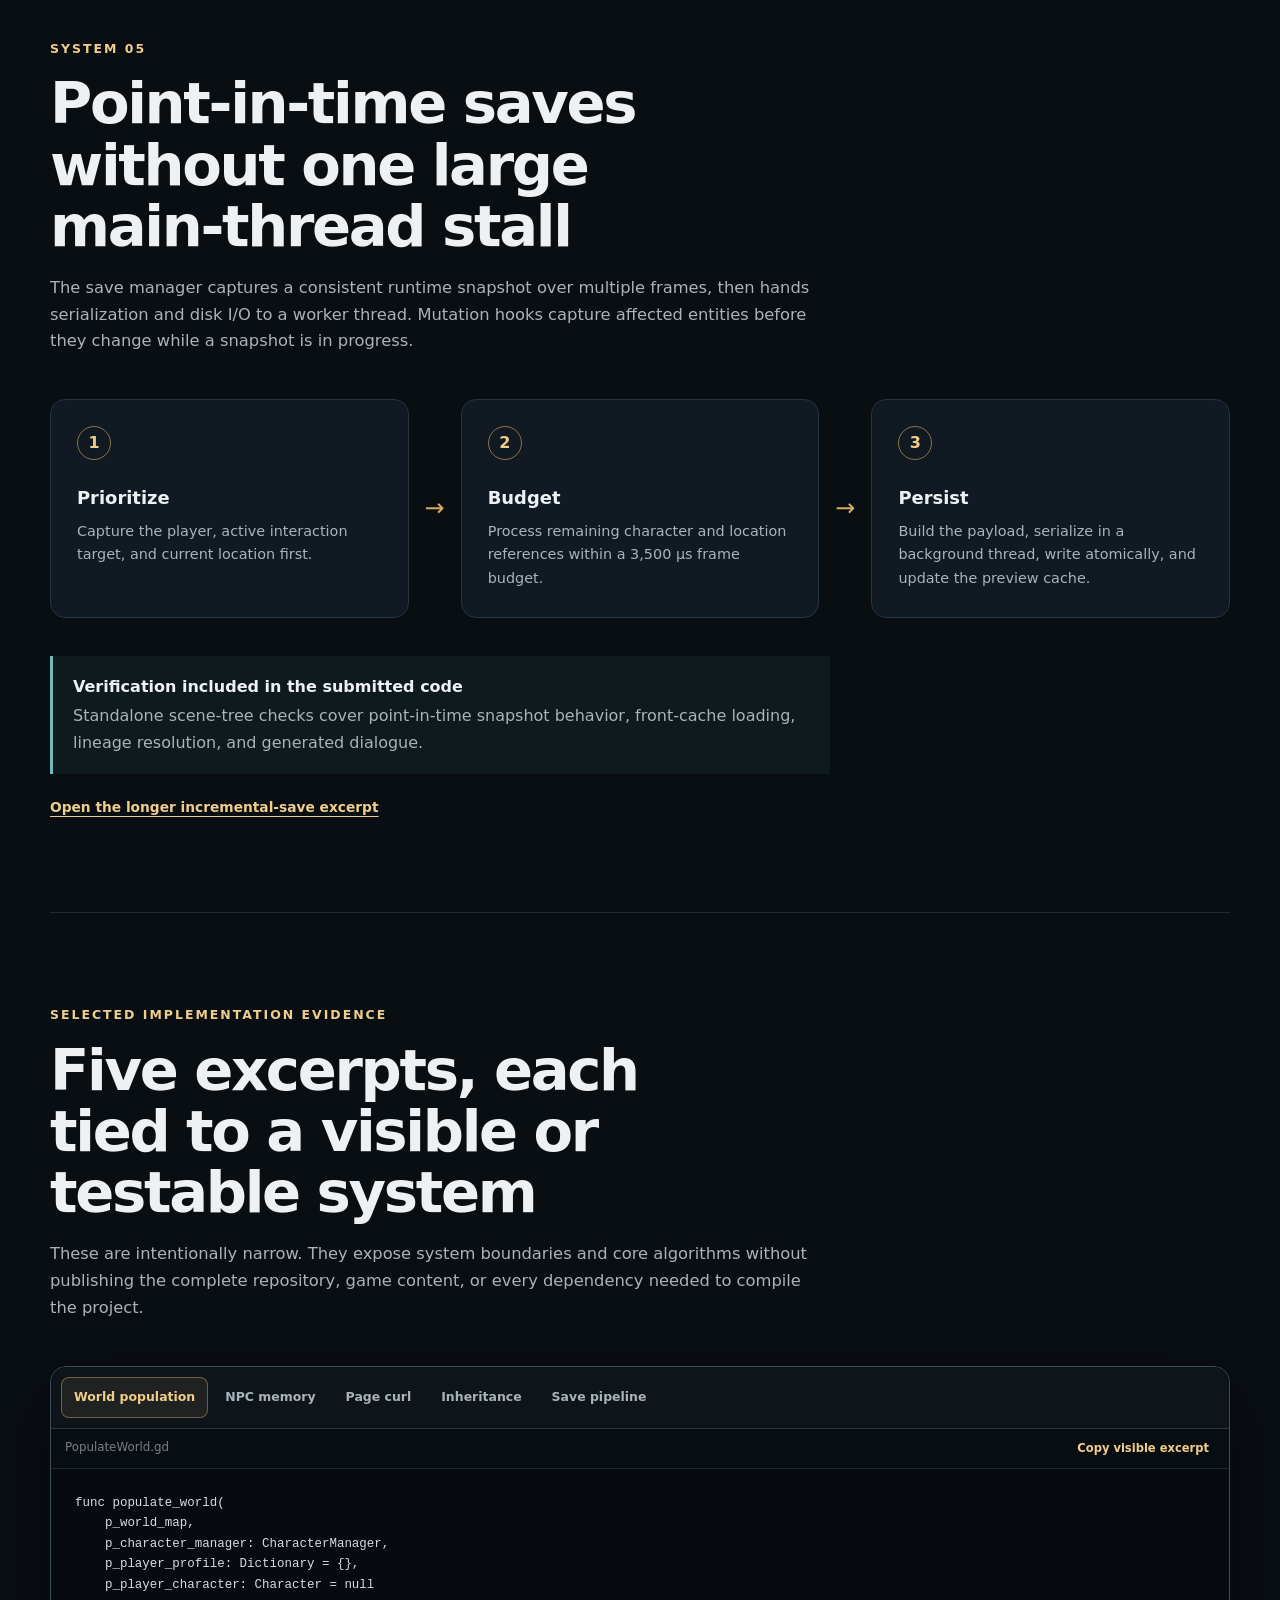
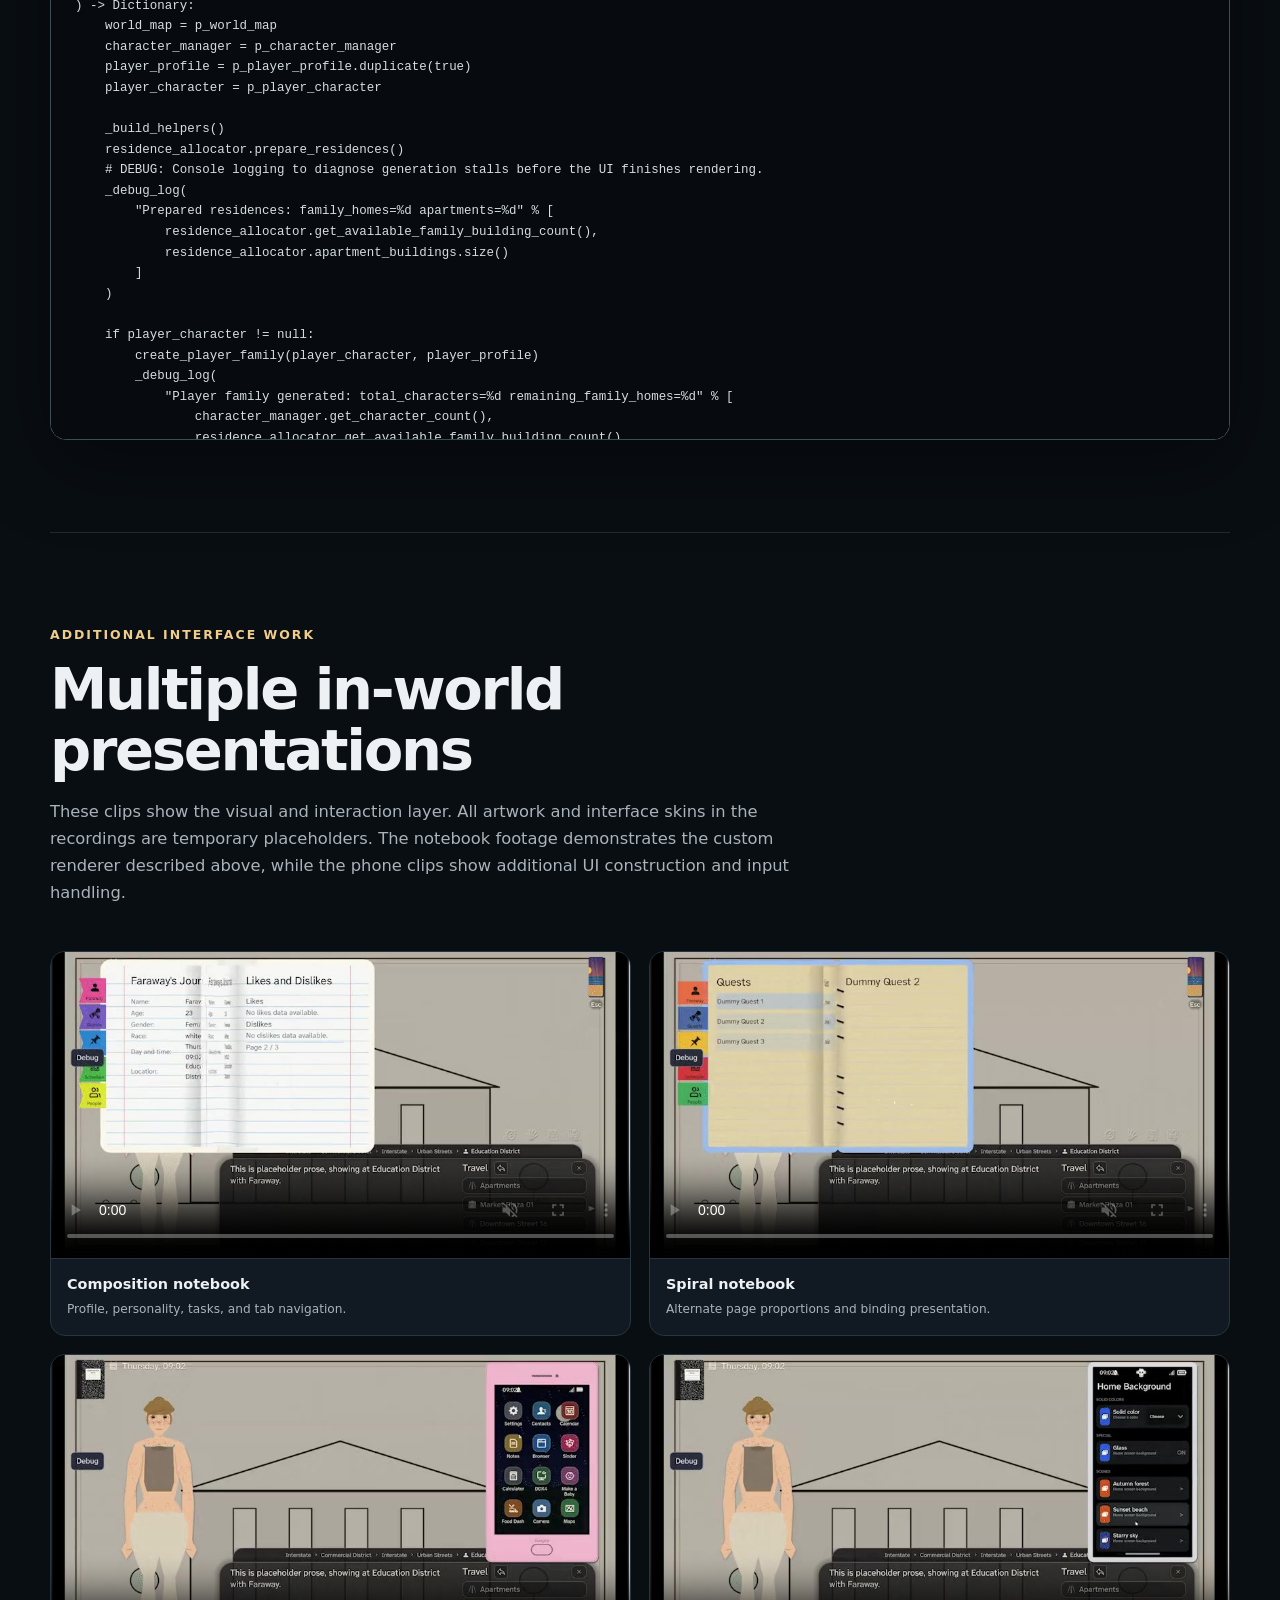
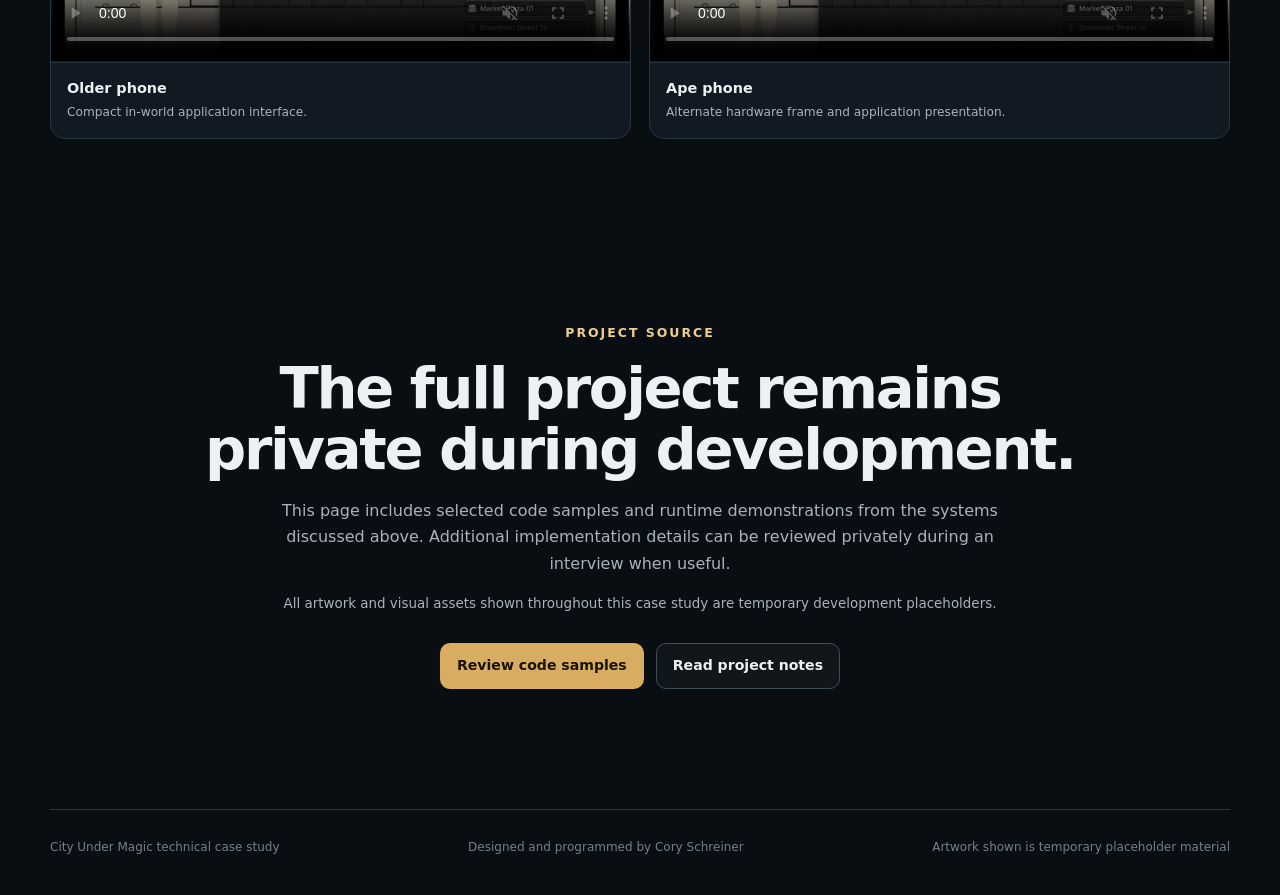
<file: projects/city-under-magic/index.html>
<!doctype html>
<html lang="en">
<head>
  <meta charset="utf-8">
  <meta name="viewport" content="width=device-width, initial-scale=1">
  <meta name="description" content="Technical case study for City Under Magic, a systems-driven life simulation built in Godot by Cory Schreiner.">
  <meta name="theme-color" content="#0b1015">
  <title>City Under Magic — Technical Case Study | Cory Schreiner</title>
  <link rel="stylesheet" href="showcase/styles.css">
  <script defer src="showcase/script.js"></script>
  <script defer src="../../video-visibility.js"></script>
</head>
<body>
  <a class="skip-link" href="#main">Skip to content</a>

  <header class="site-header">
    <a class="brand" href="#top" aria-label="Back to top">
      <span class="brand-mark">C</span>
      <span><strong>Cory Schreiner</strong><small>Software developer portfolio</small></span>
    </a>
    <nav aria-label="Case study navigation">
      <a href="#overview">Overview</a>
      <a href="#systems">Systems</a>
      <a href="#code">Code</a>
      <a href="#interfaces">Interfaces</a>
    </nav>
  </header>

  <main id="main">
    <section class="hero section" id="top">
      <div class="hero-copy">
        <p class="eyebrow">Technical case study</p>
        <h1>City Under Magic</h1>
        <p class="hero-subtitle">A systems-driven life simulation and visual novel built in Godot.</p>
        <p class="hero-description">I designed the project around generated households, persistent social knowledge, context-aware dialogue, heritable character data, custom book interfaces, and large-state save/load. The complete game repository remains private; this page presents targeted implementation evidence.</p>
        <p class="development-note"><strong>Visual development note:</strong> All artwork, icons, interface skins, character imagery, and environmental visuals shown here are temporary placeholders used to test functionality. They do not represent the final art direction.</p>
        <div class="tag-row" aria-label="Project attributes">
          <span>Godot</span><span>GDScript</span><span>Solo development</span><span>Private source</span>
        </div>
        <div class="hero-actions">
          <a class="button button-primary" href="#systems">Explore the systems</a>
          <a class="button button-secondary" href="#code">Review selected code</a>
        </div>
      </div>
      <figure class="media-frame hero-media">
        <video muted loop playsinline preload="metadata" poster="showcase/assets/images/world-generation-poster.jpg" aria-label="Runtime architecture and generated character visualizer">
          <source src="showcase/assets/video/world-generation.mp4" type="video/mp4">
        </video>
        <figcaption>Internal runtime visualizer showing generated characters, service dependencies, dialogue state, schedule resolution, and location state. Visual assets are temporary placeholders.</figcaption>
      </figure>
    </section>

    <section class="proof-strip" aria-label="Technical facts">
      <div><strong>3,500 µs</strong><span>per-frame save snapshot budget</span></div>
      <div><strong>32 × 8</strong><span>runtime page-curl mesh grid</span></div>
      <div><strong>Bidirectional</strong><span>family and social links</span></div>
      <div><strong>Selected excerpts</strong><span>instead of a public game repository</span></div>
    </section>

    <section class="visual-status" aria-labelledby="visual-status-title">
      <div>
        <p class="eyebrow">Visual development status</p>
        <h2 id="visual-status-title">The artwork shown is temporary.</h2>
      </div>
      <p>The recordings use placeholder artwork and development UI so the underlying systems can be demonstrated before final visual production. This case study is intended to show programming, architecture, tools, and interaction behavior; not finished art assets.</p>
    </section>

    <section class="section overview" id="overview">
      <div class="section-heading">
        <p class="eyebrow">Project scope</p>
        <h2>Built as a simulation, not a chain of static scenes</h2>
        <p>The visual-novel interface sits on top of persistent world data. Characters, bodies, relationships, memories, locations, schedules, and save snapshots are separate systems that communicate through service and manager layers.</p>
      </div>
      <div class="overview-grid">
        <article class="summary-card">
          <span class="card-number">01</span>
          <h3>My role</h3>
          <p>Sole programmer and game designer. I built the architecture, gameplay systems, custom UI behavior, internal diagnostics, and test harnesses represented here.</p>
        </article>
        <article class="summary-card">
          <span class="card-number">02</span>
          <h3>Engineering focus</h3>
          <p>State consistency, data-driven generation, system boundaries, procedural relationships, rendering behavior, and background persistence.</p>
        </article>
        <article class="summary-card">
          <span class="card-number">03</span>
          <h3>Repository policy</h3>
          <p>The project is still in active development, so the full source, content databases, and assets remain private. Five focused excerpts document representative implementation work.</p>
        </article>
      </div>
    </section>

    <section class="section architecture" aria-labelledby="architecture-title">
      <div class="section-heading compact">
        <p class="eyebrow">Runtime architecture</p>
        <h2 id="architecture-title">Independent systems with explicit responsibilities</h2>
      </div>
      <div class="architecture-map" role="img" aria-label="Architecture map connecting world generation, character data, NPC memory, dialogue, journals, and saves">
        <div class="arch-node arch-root"><strong>Game session</strong><span>owns current runtime state</span></div>
        <div class="arch-connector"></div>
        <div class="arch-row">
          <div class="arch-node"><strong>World generation</strong><span>households, rooms, residences</span></div>
          <div class="arch-node"><strong>Character + body</strong><span>identity, appearance, genome</span></div>
          <div class="arch-node"><strong>Time + location</strong><span>schedule and scene context</span></div>
        </div>
        <div class="arch-connector"></div>
        <div class="arch-row arch-row-wide">
          <div class="arch-node"><strong>NPC memory</strong><span>observed feature snapshots</span></div>
          <div class="arch-node"><strong>Dialogue service</strong><span>context, banks, effects</span></div>
          <div class="arch-node"><strong>Journal renderer</strong><span>live UI texture + page mesh</span></div>
          <div class="arch-node"><strong>Save manager</strong><span>snapshot, serialize, hydrate</span></div>
        </div>
      </div>
    </section>

    <section class="section system-section" id="systems">
      <div class="system-copy">
        <p class="system-index">System 01</p>
        <h2>Procedural population with coherent households</h2>
        <p>Generation begins with a static city layout, then creates the player, family branches, generated households, room assignments, and residents. The population loop stops safely if it cannot consume another residence.</p>
        <ul class="feature-list">
          <li>Household planning is separated from residence allocation.</li>
          <li>Buildings are selected by capacity, then populated with owners, occupants, metadata, and rooms.</li>
          <li>Eligible adult children can move into apartments; failed bedroom creation rolls the assignment back.</li>
          <li>Integrity diagnostics detect duplicate residence or bedroom assignments.</li>
        </ul>
        <a class="text-link" href="showcase/code-samples/world-population-excerpt.gd">Open the longer world-generation excerpt</a>
      </div>
      <figure class="media-frame">
        <video controls muted playsinline preload="metadata" poster="showcase/assets/images/world-generation-poster.jpg" aria-label="Procedural character and world-state visualizer">
          <source src="showcase/assets/video/world-generation.mp4" type="video/mp4">
        </video>
        <figcaption>The development visualizer cycles through generated characters while exposing the live service graph and resolved world state.</figcaption>
      </figure>
    </section>

    <section class="section system-section reverse">
      <div class="system-copy">
        <p class="system-index">System 02</p>
        <h2>NPC memory feeds dialogue context</h2>
        <p>NPC knowledge is stored as observation snapshots instead of treating every character as omniscient. A snapshot records individual features along with when, where, and how often they were observed.</p>
        <ul class="feature-list">
          <li>Memory is keyed by observed body ID and serialized with the character.</li>
          <li>Visibility context controls which details become known.</li>
          <li>Dialogue context combines speaker, listener, subject, location, time, relationship state, personality, type tags, and remembered changes.</li>
          <li>Opcodes resolve a phrase bank, rendered text, choices, effects, and the context used to produce them.</li>
        </ul>
        <a class="text-link" href="showcase/code-samples/npc-memory-dialogue-excerpt.gd">Open the longer memory and dialogue excerpt</a>
      </div>
      <figure class="media-frame">
        <video controls muted playsinline preload="metadata" poster="showcase/assets/images/npc-interactions-poster.jpg" aria-label="Player interacting with an NPC using contextual actions and dialogue">
          <source src="showcase/assets/video/npc-interactions.mp4" type="video/mp4">
        </video>
        <figcaption>Contextual interaction menus and generated NPC responses operating on the selected character and current state.</figcaption>
      </figure>
    </section>

    <section class="section system-section">
      <div class="system-copy">
        <p class="system-index">System 03</p>
        <h2>Custom page turns generated at runtime</h2>
        <p>The journal does not use a prerecorded page animation. The renderer captures live page controls as textures and rebuilds a deforming mesh as turn progress changes.</p>
        <ul class="feature-list">
          <li>A 32-column by 8-row mesh bends around a moving hinge.</li>
          <li>The renderer switches from the front texture to the back texture at the midpoint.</li>
          <li>Cast shadows track both the hinge and free edge of the moving page.</li>
          <li>The controller supports button turns and pointer-drag previews with cancellation and restoration.</li>
        </ul>
        <a class="text-link" href="showcase/code-samples/page-curl-renderer-excerpt.gd">Open the longer page-curl excerpt</a>
      </div>
      <figure class="media-frame">
        <video controls muted playsinline preload="metadata" poster="showcase/assets/images/journal-arcane-poster.jpg" aria-label="Arcane journal interface with animated page turns">
          <source src="showcase/assets/video/journal-arcane.mp4" type="video/mp4">
        </video>
        <figcaption>The same journal data can be presented through different book designs while retaining live page content and turn behavior.</figcaption>
      </figure>
    </section>

    <section class="section system-section reverse">
      <div class="system-copy">
        <p class="system-index">System 04</p>
        <h2>Character data supports inheritance and lineage</h2>
        <p>The character creator writes structured body and identity data that can also be consumed by procedural generation. A separate genome model stores ancestry, alleles, expressed traits, source bodies, and presentation overrides.</p>
        <ul class="feature-list">
          <li>Child ancestry combines contributions from both source genomes.</li>
          <li>Maternal and paternal alleles are selected independently.</li>
          <li>Lineage-linked traits can be excluded based on inherited markers.</li>
          <li>Small mutations can alter numeric and compound trait values while preserving provenance.</li>
        </ul>
        <a class="text-link" href="showcase/code-samples/genetic-inheritance-excerpt.gd">Open the longer inheritance excerpt</a>
      </div>
      <figure class="media-frame">
        <video controls muted playsinline preload="metadata" poster="showcase/assets/images/character-creator-poster.jpg" aria-label="Character creator editing identity, body, and appearance data">
          <source src="showcase/assets/video/character-creator.mp4" type="video/mp4">
        </video>
        <figcaption>Character creation edits the same structured data used by runtime display, generation, persistence, and lineage systems.</figcaption>
      </figure>
    </section>

    <section class="section save-feature">
      <div class="section-heading">
        <p class="system-index">System 05</p>
        <h2>Point-in-time saves without one large main-thread stall</h2>
        <p>The save manager captures a consistent runtime snapshot over multiple frames, then hands serialization and disk I/O to a worker thread. Mutation hooks capture affected entities before they change while a snapshot is in progress.</p>
      </div>
      <div class="save-pipeline" aria-label="Save pipeline">
        <article><span>1</span><h3>Prioritize</h3><p>Capture the player, active interaction target, and current location first.</p></article>
        <div class="pipeline-arrow" aria-hidden="true">→</div>
        <article><span>2</span><h3>Budget</h3><p>Process remaining character and location references within a 3,500 µs frame budget.</p></article>
        <div class="pipeline-arrow" aria-hidden="true">→</div>
        <article><span>3</span><h3>Persist</h3><p>Build the payload, serialize in a background thread, write atomically, and update the preview cache.</p></article>
      </div>
      <div class="test-note">
        <strong>Verification included in the submitted code</strong>
        <p>Standalone scene-tree checks cover point-in-time snapshot behavior, front-cache loading, lineage resolution, and generated dialogue.</p>
      </div>
      <a class="text-link" href="showcase/code-samples/incremental-save-excerpt.gd">Open the longer incremental-save excerpt</a>
    </section>

    <section class="section code-section" id="code">
      <div class="section-heading">
        <p class="eyebrow">Selected implementation evidence</p>
        <h2>Five excerpts, each tied to a visible or testable system</h2>
        <p>These are intentionally narrow. They expose system boundaries and core algorithms without publishing the complete repository, game content, or every dependency needed to compile the project.</p>
      </div>
      <div class="code-shell">
        <div class="code-tabs" role="tablist" aria-label="Code excerpts">
          <button role="tab" aria-selected="true" aria-controls="code-world" id="tab-world" data-code-tab="world">World population</button>
          <button role="tab" aria-selected="false" aria-controls="code-memory" id="tab-memory" data-code-tab="memory">NPC memory</button>
          <button role="tab" aria-selected="false" aria-controls="code-journal" id="tab-journal" data-code-tab="journal">Page curl</button>
          <button role="tab" aria-selected="false" aria-controls="code-genetics" id="tab-genetics" data-code-tab="genetics">Inheritance</button>
          <button role="tab" aria-selected="false" aria-controls="code-save" id="tab-save" data-code-tab="save">Save pipeline</button>
        </div>
        <div class="code-toolbar">
          <span id="code-label">PopulateWorld.gd</span>
          <button class="copy-button" type="button" data-copy-code>Copy visible excerpt</button>
        </div>
        <div class="code-panels">
          <pre id="code-world" role="tabpanel" aria-labelledby="tab-world" data-code-panel="world"><code>func populate_world(
	p_world_map,
	p_character_manager: CharacterManager,
	p_player_profile: Dictionary = {},
	p_player_character: Character = null
) -&gt; Dictionary:
	world_map = p_world_map
	character_manager = p_character_manager
	player_profile = p_player_profile.duplicate(true)
	player_character = p_player_character

	_build_helpers()
	residence_allocator.prepare_residences()
	# DEBUG: Console logging to diagnose generation stalls before the UI finishes rendering.
	_debug_log(
		&quot;Prepared residences: family_homes=%d apartments=%d&quot; % [
			residence_allocator.get_available_family_building_count(),
			residence_allocator.apartment_buildings.size()
		]
	)

	if player_character != null:
		create_player_family(player_character, player_profile)
		_debug_log(
			&quot;Player family generated: total_characters=%d remaining_family_homes=%d&quot; % [
				character_manager.get_character_count(),
				residence_allocator.get_available_family_building_count()
			]
		)

	var family_iteration: int = 0
	while residence_allocator.has_available_family_buildings():
		var available_homes_before: int = residence_allocator.get_available_family_building_count()
		var created_households: Array = create_family()
		var available_homes_after: int = residence_allocator.get_available_family_building_count()
		family_iteration += 1
		if family_iteration == 1 or family_iteration % 25 == 0 or available_homes_after == 0:
			_debug_log(
				&quot;Family iteration %d: households=%d homes_before=%d homes_after=%d total_characters=%d&quot; % [
					family_iteration,
					created_households.size(),
					available_homes_before,
					available_homes_after,
					character_manager.get_character_count()
				]
			)
		if created_households.is_empty() or available_homes_after &gt;= available_homes_before:
			_debug_log(
				&quot;Family generation stalled: households=%d homes_before=%d homes_after=%d total_characters=%d&quot; % [
					created_households.size(),
					available_homes_before,
					available_homes_after,
					character_manager.get_character_count()
				]
			)
			break

	_debug_log(&quot;Preparing apartment layouts for %d apartment buildings&quot; % residence_allocator.apartment_buildings.size())
	residence_allocator.populate_single_apartments()</code></pre>
          <pre id="code-memory" role="tabpanel" aria-labelledby="tab-memory" data-code-panel="memory" hidden><code>func generate_for_intent(intent_id: String, overrides: Dictionary = {}) -&gt; Dictionary:
	var opcode_command := _get_opcode_for_intent(intent_id, overrides)
	if opcode_command == &quot;&quot;:
		opcode_command = GeneratedDialogueOpcodeData.build(GeneratedDialogueOpcodeData.OP_SMALL_TALK, {&quot;intent&quot;: intent_id})
	var context := overrides.duplicate(true)
	context[&quot;intent_id&quot;] = intent_id
	return generate_from_opcode(opcode_command, context)


func generate_from_opcode(opcode_command: String, overrides: Dictionary = {}) -&gt; Dictionary:
	var parsed := GeneratedDialogueOpcodeData.parse(opcode_command)
	var opcode_key := str(parsed.get(&quot;opcode&quot;, &quot;&quot;)).to_upper()
	var params := Dictionary(parsed.get(&quot;params&quot;, {}))
	var positional := Array(parsed.get(&quot;positional&quot;, []))
	var context := build_context(overrides, params, positional, opcode_key)
	var bank_id := _resolve_bank_id(opcode_key, params, context)
	var text := _render_phrase(_select_phrase(bank_id, context, params), context, params)
	var choices: Array[Dictionary] = _build_choices_for_opcode(opcode_key, params, context)
	var effects: Array[Dictionary] = _build_effects_for_opcode(opcode_key, params, context)
	return {
		&quot;opcode&quot;: opcode_key,
		&quot;bankId&quot;: bank_id,
		&quot;text&quot;: text,
		&quot;choices&quot;: choices,
		&quot;effects&quot;: effects,
		&quot;context&quot;: context,
		&quot;params&quot;: params,
		&quot;rawOpcode&quot;: str(parsed.get(&quot;raw&quot;, opcode_command))
	}

# ObservedBodySnapshot.gd
func _update_observed_dictionary(target: Dictionary, values: Dictionary, prefix: String, current_day: int, location: String) -&gt; void:
	for key_variant in values.keys():
		var key := str(key_variant).strip_edges()
		if key == &quot;&quot;:
			continue
		target[key] = values[key_variant]
		_record_feature(&quot;%s.%s&quot; % [prefix, key], values[key_variant], current_day, location)


func _record_feature(feature_key: String, value, current_day: int, location: String) -&gt; void:
	observedFeatures[feature_key] = value.duplicate(true) if value is Dictionary or value is Array else value
	featureObservedDays[feature_key] = maxi(current_day, 0)
	featureObservedLocations[feature_key] = location
	featureObservationCounts[feature_key] = int(featureObservationCounts.get(feature_key, 0)) + 1</code></pre>
          <pre id="code-journal" role="tabpanel" aria-labelledby="tab-journal" data-code-panel="journal" hidden><code>func _rebuild_mesh() -&gt; void:
	if _page_size.x &lt;= 1.0 or _page_size.y &lt;= 1.0:
		return
	var mesh := ArrayMesh.new()
	var vertices := PackedVector2Array()
	var uvs := PackedVector2Array()
	var colors := PackedColorArray()
	var indices := PackedInt32Array()
	var fold_amount := sin(_progress * PI)
	var width_factor := maxf(MIN_VISIBLE_WIDTH / maxf(_page_size.x, 1.0), absf(1.0 - (_progress * 2.0)))
	var visible_width := _page_size.x * width_factor
	var side_sign := _get_visible_side_sign()
	var hinge_x := _get_hinge_x()
	var curve_sign := _get_curve_sign()
	var horizontal_bow := 16.0 * fold_amount * curve_sign
	var vertical_bow := 7.0 * fold_amount * curve_sign
	var y_base := _get_visible_y()

	for row in range(ROW_COUNT + 1):
		var y_fraction := float(row) / float(ROW_COUNT)
		for column in range(COLUMN_COUNT + 1):
			var t := float(column) / float(COLUMN_COUNT)
			var curl_curve := sin(t * PI)
			var x := hinge_x + side_sign * visible_width * t
			x += side_sign * horizontal_bow * curl_curve * width_factor
			var y := y_base + y_fraction * _page_size.y
			y += (y_fraction - 0.5) * vertical_bow * curl_curve
			vertices.append(Vector2(x, y))
			uvs.append(Vector2(t if side_sign &gt; 0.0 else 1.0 - t, y_fraction))
			colors.append(Color.WHITE)

	for row in range(ROW_COUNT):
		for column in range(COLUMN_COUNT):
			var current := row * (COLUMN_COUNT + 1) + column
			var next_row := current + COLUMN_COUNT + 1
			indices.append(current)
			indices.append(next_row)
			indices.append(current + 1)
			indices.append(current + 1)
			indices.append(next_row)
			indices.append(next_row + 1)

	var arrays := []
	arrays.resize(Mesh.ARRAY_MAX)
	arrays[Mesh.ARRAY_VERTEX] = vertices
	arrays[Mesh.ARRAY_TEX_UV] = uvs
	arrays[Mesh.ARRAY_COLOR] = colors
	arrays[Mesh.ARRAY_INDEX] = indices
	mesh.add_surface_from_arrays(Mesh.PRIMITIVE_TRIANGLES, arrays)
	_sheet_mesh.mesh = mesh</code></pre>
          <pre id="code-genetics" role="tabpanel" aria-labelledby="tab-genetics" data-code-panel="genetics" hidden><code>static func create_child_genome(
	child_body_id: int,
	mother_genome,
	father_genome,
	mutation_rate: float = DEFAULT_MUTATION_RATE
):
	var child := BodyGenomeData.new(child_body_id)
	child.ancestry = _combine_ancestry(mother_genome, father_genome)
	child.lineageMarkers = _inherit_lineage_markers(mother_genome, father_genome)
	child.sourceBodySnapshots = _collect_source_body_snapshots(mother_genome, father_genome)
	var trait_ids := _collect_trait_ids(mother_genome, father_genome)
	for trait_id in trait_ids:
		var child_alleles: Array = []
		var maternal_allele := _inherit_allele(mother_genome, trait_id, &quot;maternal&quot;, child_body_id, mutation_rate)
		var paternal_allele := _inherit_allele(father_genome, trait_id, &quot;paternal&quot;, child_body_id, mutation_rate)
		if GeneticTraitCatalogData.get_inheritance_mode(trait_id) == GeneticTraitCatalogData.INHERITANCE_LINEAGE_LINKED_Y and not child.lineageMarkers.has(&quot;Y&quot;):
			paternal_allele = {}
		if not maternal_allele.is_empty():
			child_alleles.append(maternal_allele)
		if not paternal_allele.is_empty():
			child_alleles.append(paternal_allele)
		child.set_trait_alleles(trait_id, child_alleles)
	child.lineagePhenotype = child.build_lineageEntry_phenotype()
	return child

static func _inherit_allele(source_genome, trait_id: String, lineage_side: String, child_body_id: int, mutation_rate: float) -&gt; Dictionary:
	if source_genome == null:
		return {}
	var source_alleles: Array = source_genome.get_trait_alleles(trait_id)
	if source_alleles.is_empty():
		return {}
	var allele := Dictionary(source_alleles.pick_random()).duplicate(true)
	allele[&quot;lineageSide&quot;] = lineage_side
	allele[&quot;inheritedFromBodyId&quot;] = source_genome.ownerBodyId
	allele[&quot;sourceBodyId&quot;] = int(allele.get(&quot;sourceBodyId&quot;, source_genome.ownerBodyId))
	allele[&quot;inheritanceMode&quot;] = GeneticTraitCatalogData.get_inheritance_mode(trait_id)
	if randf() &lt; clampf(mutation_rate, 0.0, 1.0):
		allele = _mutate_allele(allele, trait_id, child_body_id)
	return allele</code></pre>
          <pre id="code-save" role="tabpanel" aria-labelledby="tab-save" data-code-panel="save" hidden><code>func _start_incremental_save_snapshot(source_data: Dictionary, file_path: String, timestamp: int, profile_id: String) -&gt; int:
	if _snapshot_save_active or _background_save_thread != null:
		return ERR_BUSY
	_clear_incremental_save_snapshot_state()
	_snapshot_save_active = true
	_snapshot_save_source_data = source_data.duplicate(false)
	_snapshot_save_payload_context = Dictionary(source_data.get(&quot;payload_context&quot;, {})).duplicate(false)
	_snapshot_save_character_refs = Array(_snapshot_save_payload_context.get(&quot;character_refs&quot;, [])).duplicate(false)
	_snapshot_save_location_refs = Array(_snapshot_save_payload_context.get(&quot;location_refs&quot;, [])).duplicate(false)
	_snapshot_save_file_path = file_path
	_snapshot_save_profile_id = profile_id
	_snapshot_save_timestamp = timestamp
	_capture_priority_snapshot_entries()
	set_process(true)
	return OK


func _process_incremental_save_snapshot() -&gt; void:
	if not _snapshot_save_active:
		return
	var frame_started := Time.get_ticks_usec()
	while _snapshot_save_active:
		if _snapshot_save_character_index &lt; _snapshot_save_character_refs.size():
			_snapshot_next_character()
		elif _snapshot_save_location_index &lt; _snapshot_save_location_refs.size():
			_snapshot_next_location()
		else:
			_finish_incremental_save_snapshot()
			return
		if Time.get_ticks_usec() - frame_started &gt;= INCREMENTAL_SAVE_FRAME_BUDGET_USEC:
			return

func _start_background_save_write(source_data: Dictionary, file_path: String, timestamp: int, profile_id: String) -&gt; int:
	if _background_save_thread != null:
		if _background_save_thread.is_alive():
			return ERR_BUSY
		_background_save_thread.wait_to_finish()
		_background_save_thread = null
	_background_save_profile_id = profile_id
	_background_save_file_path = file_path
	_background_save_thread = Thread.new()
	var start_error := _background_save_thread.start(Callable(self, &quot;_background_save_write_thread&quot;).bind(source_data, file_path, timestamp))
	if start_error != OK:
		_background_save_thread = null
		_background_save_profile_id = &quot;&quot;
		_background_save_file_path = &quot;&quot;
		return start_error
	set_process(true)
	return OK


func _background_save_write_thread(source_data: Dictionary, file_path: String, timestamp: int) -&gt; Dictionary:
	var save_data := _build_save_file_data_for_background_source(source_data, timestamp)
	if save_data.is_empty():
		return _build_save_failure(&quot;Background save snapshot was not ready.&quot;)
	return _write_save_data_to_disk(save_data, file_path)</code></pre>
        </div>
      </div>
    </section>

    <section class="section interface-section" id="interfaces">
      <div class="section-heading">
        <p class="eyebrow">Additional interface work</p>
        <h2>Multiple in-world presentations</h2>
        <p>These clips show the visual and interaction layer. All artwork and interface skins in the recordings are temporary placeholders. The notebook footage demonstrates the custom renderer described above, while the phone clips show additional UI construction and input handling.</p>
      </div>
      <div class="interface-grid">
        <figure class="media-card">
          <video controls muted playsinline preload="metadata" poster="showcase/assets/images/journal-composition-poster.jpg" aria-label="Composition notebook interface"><source src="showcase/assets/video/journal-composition.mp4" type="video/mp4"></video>
          <figcaption><strong>Composition notebook</strong><span>Profile, personality, tasks, and tab navigation.</span></figcaption>
        </figure>
        <figure class="media-card">
          <video controls muted playsinline preload="metadata" poster="showcase/assets/images/journal-spiral-poster.jpg" aria-label="Spiral notebook interface"><source src="showcase/assets/video/journal-spiral.mp4" type="video/mp4"></video>
          <figcaption><strong>Spiral notebook</strong><span>Alternate page proportions and binding presentation.</span></figcaption>
        </figure>
        <figure class="media-card">
          <video controls muted playsinline preload="metadata" poster="showcase/assets/images/phone-old-poster.jpg" aria-label="Older phone interface"><source src="showcase/assets/video/phone-old.mp4" type="video/mp4"></video>
          <figcaption><strong>Older phone</strong><span>Compact in-world application interface.</span></figcaption>
        </figure>
        <figure class="media-card">
          <video controls muted playsinline preload="metadata" poster="showcase/assets/images/phone-ape-poster.jpg" aria-label="Modern phone interface"><source src="showcase/assets/video/phone-ape.mp4" type="video/mp4"></video>
          <figcaption><strong>Ape phone</strong><span>Alternate hardware frame and application presentation.</span></figcaption>
        </figure>
      </div>
    </section>

    <section class="section closing-section">
      <p class="eyebrow">Project source</p>
      <h2>The full project remains private during development.</h2>
      <p>This page includes selected code samples and runtime demonstrations from the systems discussed above. Additional implementation details can be reviewed privately during an interview when useful.</p>
      <p class="closing-visual-note">All artwork and visual assets shown throughout this case study are temporary development placeholders.</p>
      <div class="closing-links">
        <a class="button button-primary" href="#code">Review code samples</a>
        <a class="button button-secondary" href="README.md">Read project notes</a>
      </div>
    </section>
  </main>

  <footer>
    <span>City Under Magic technical case study</span>
    <span>Designed and programmed by Cory Schreiner</span>
    <span>Artwork shown is temporary placeholder material</span>
  </footer>
</body>
</html>
</file>
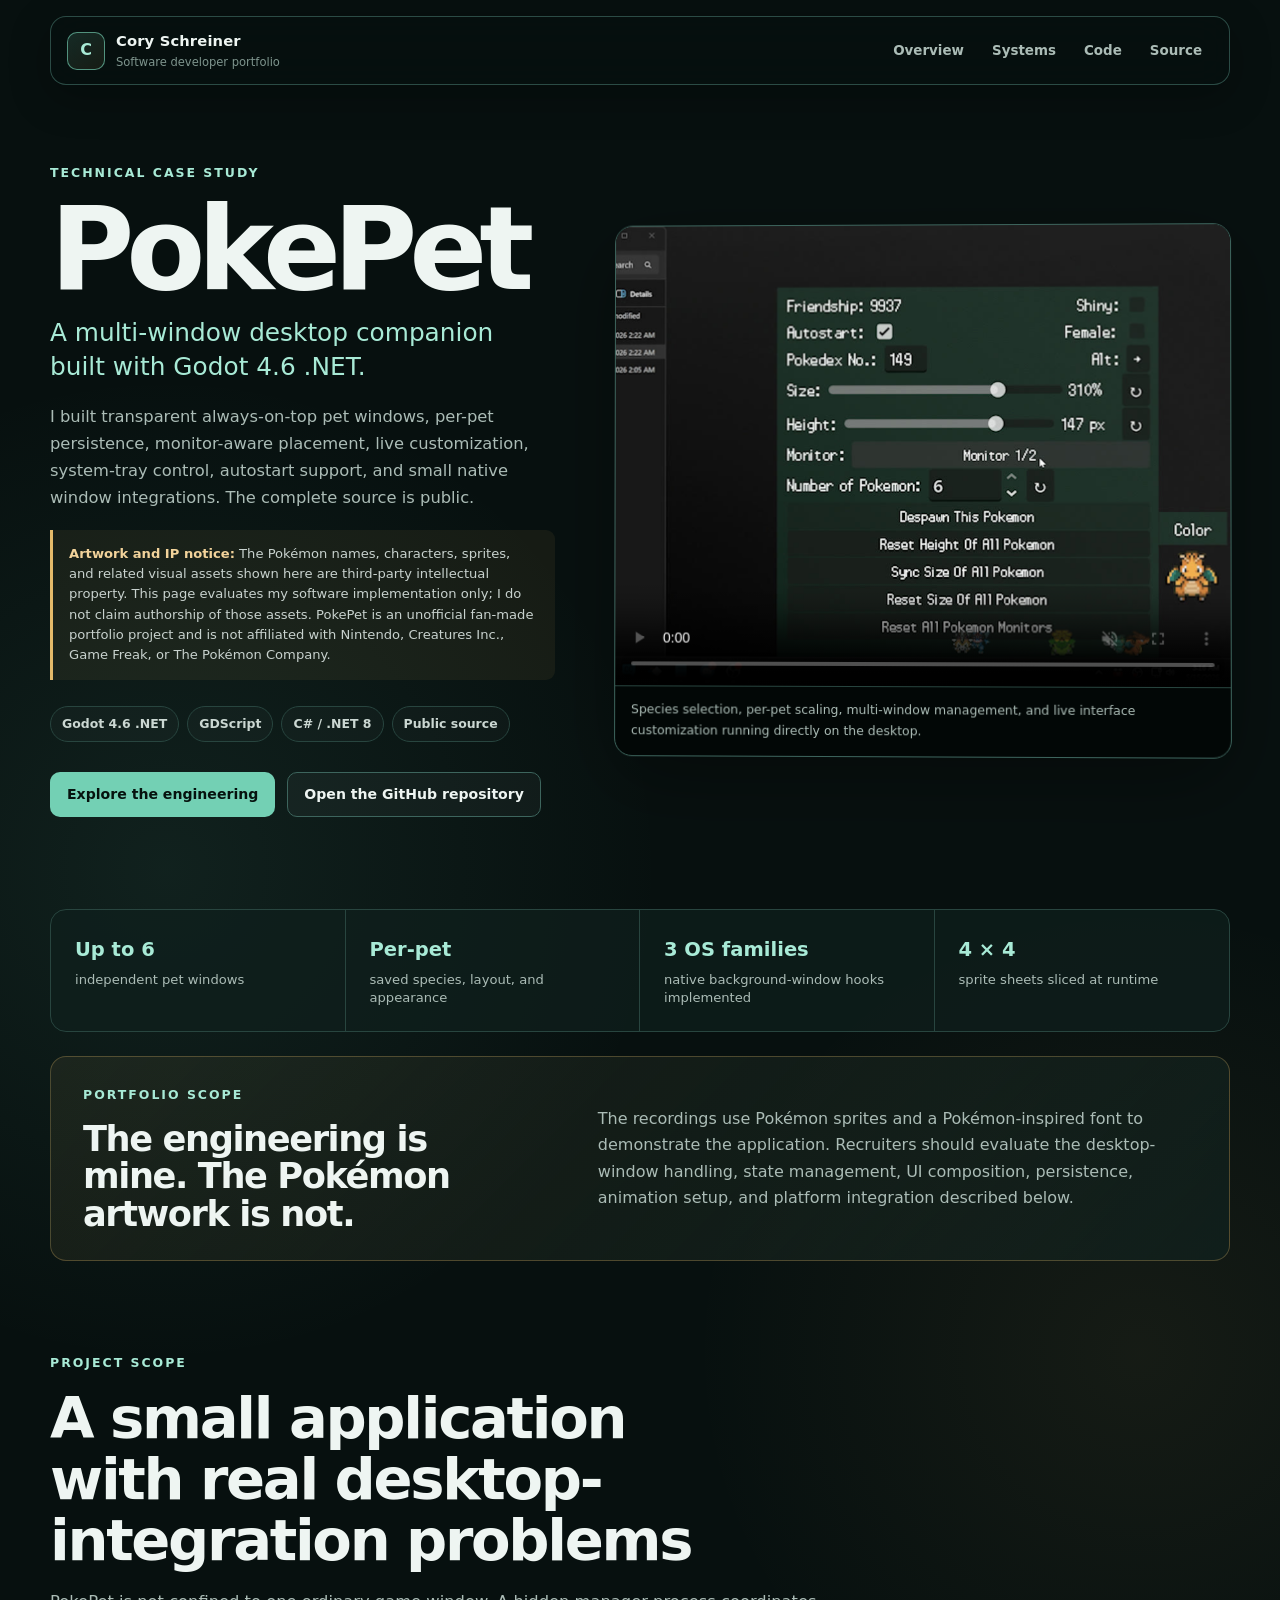
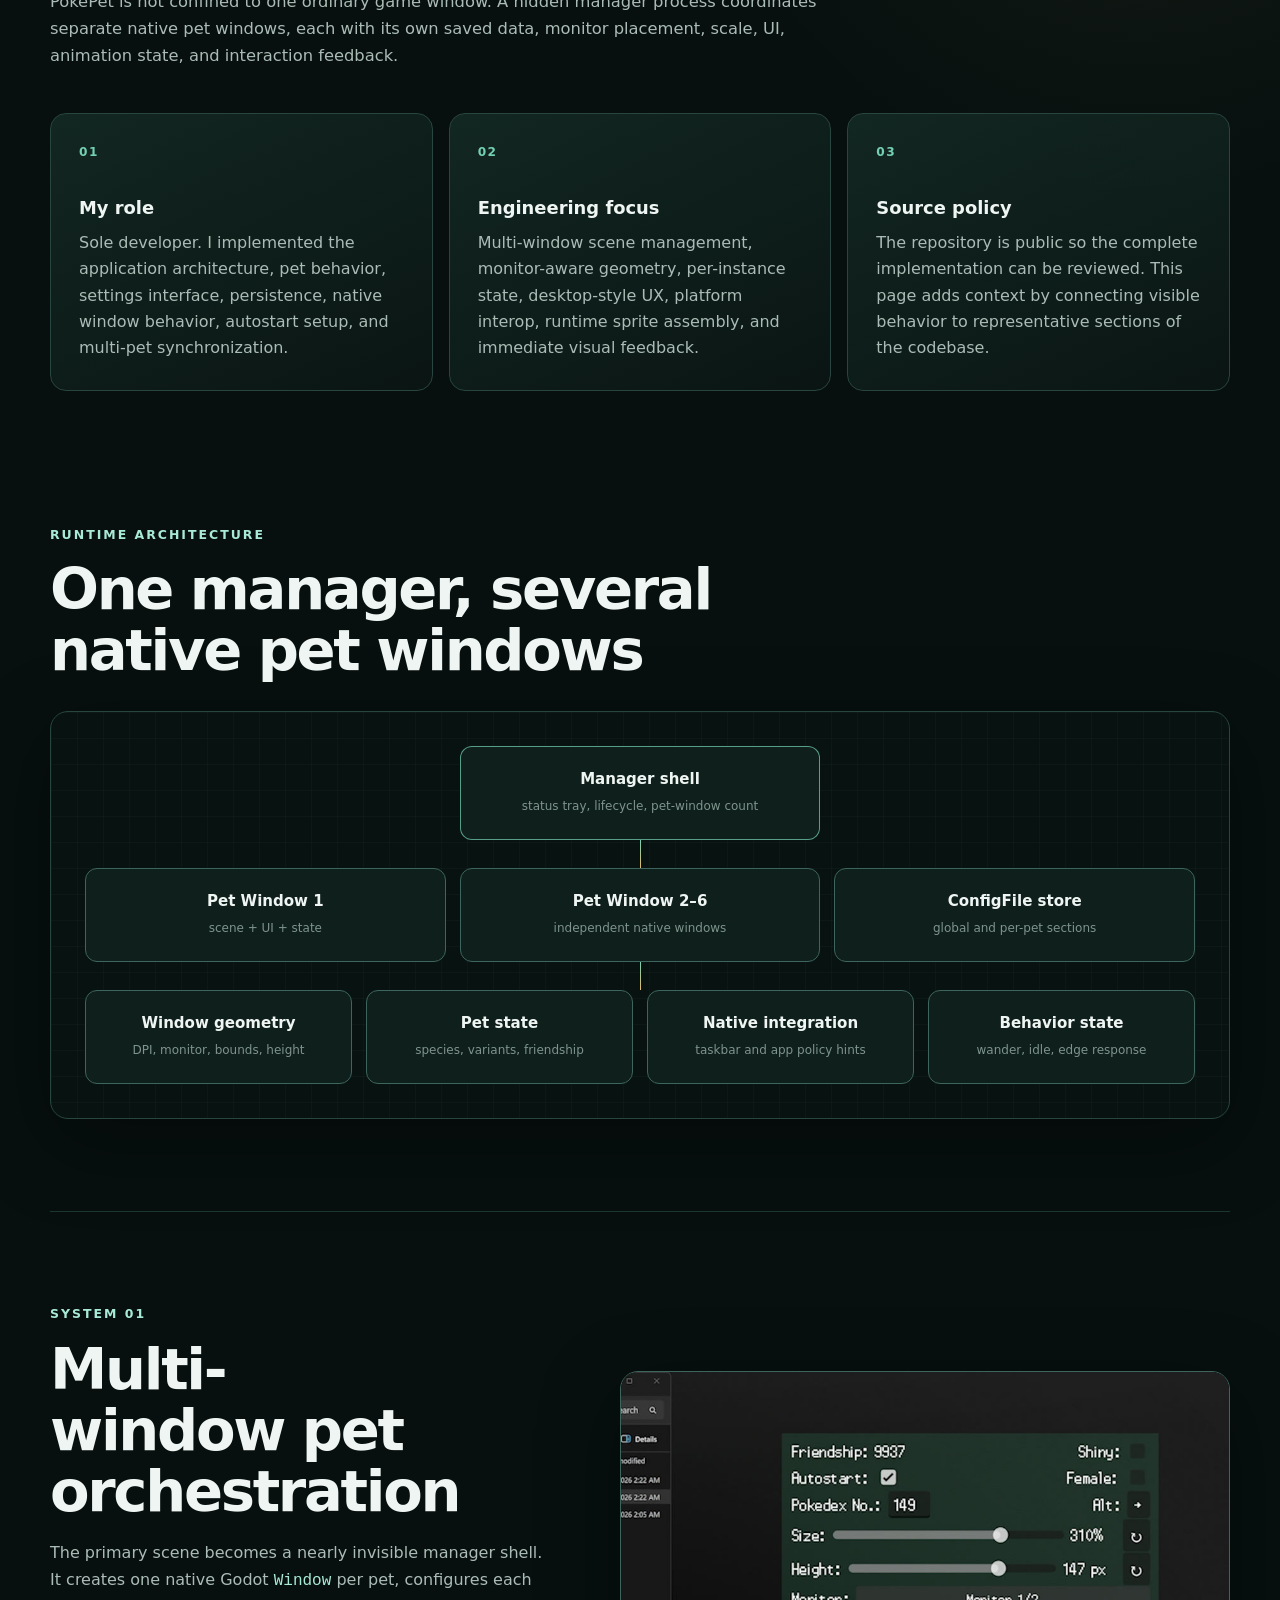
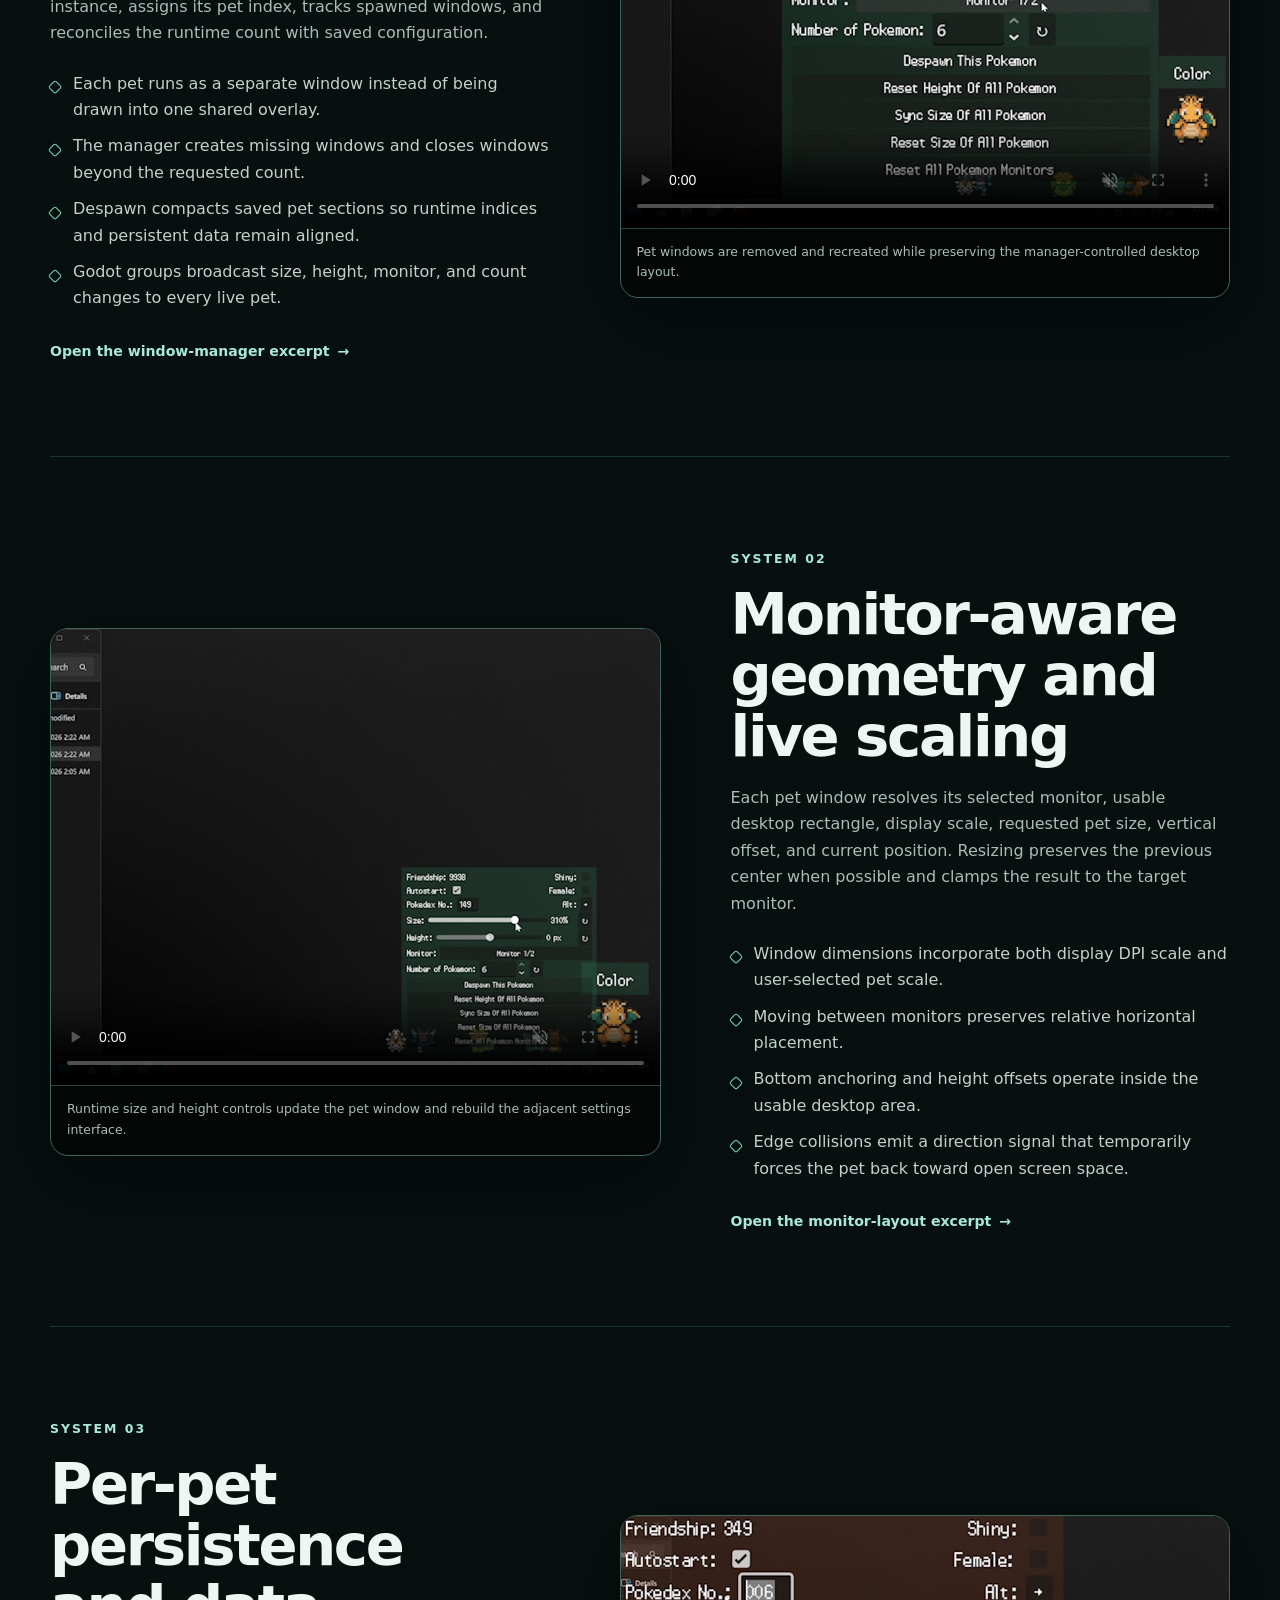
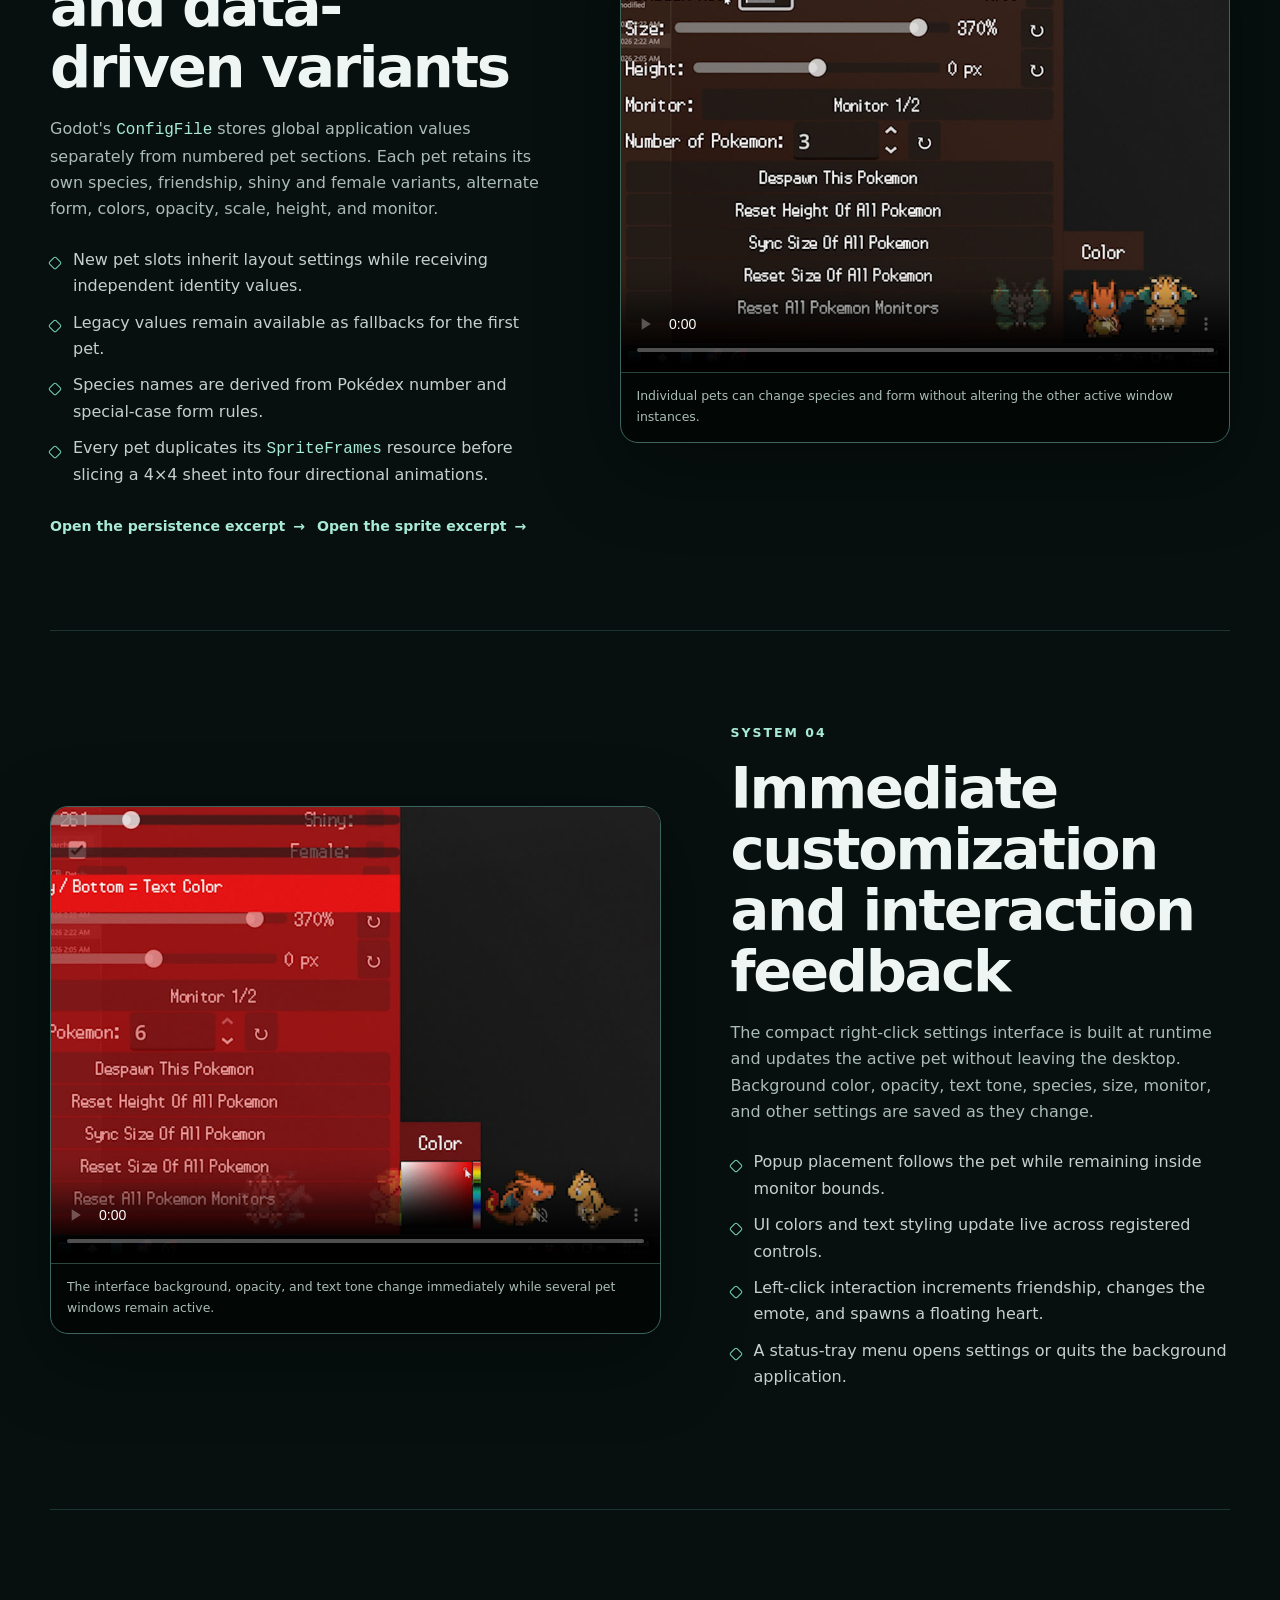
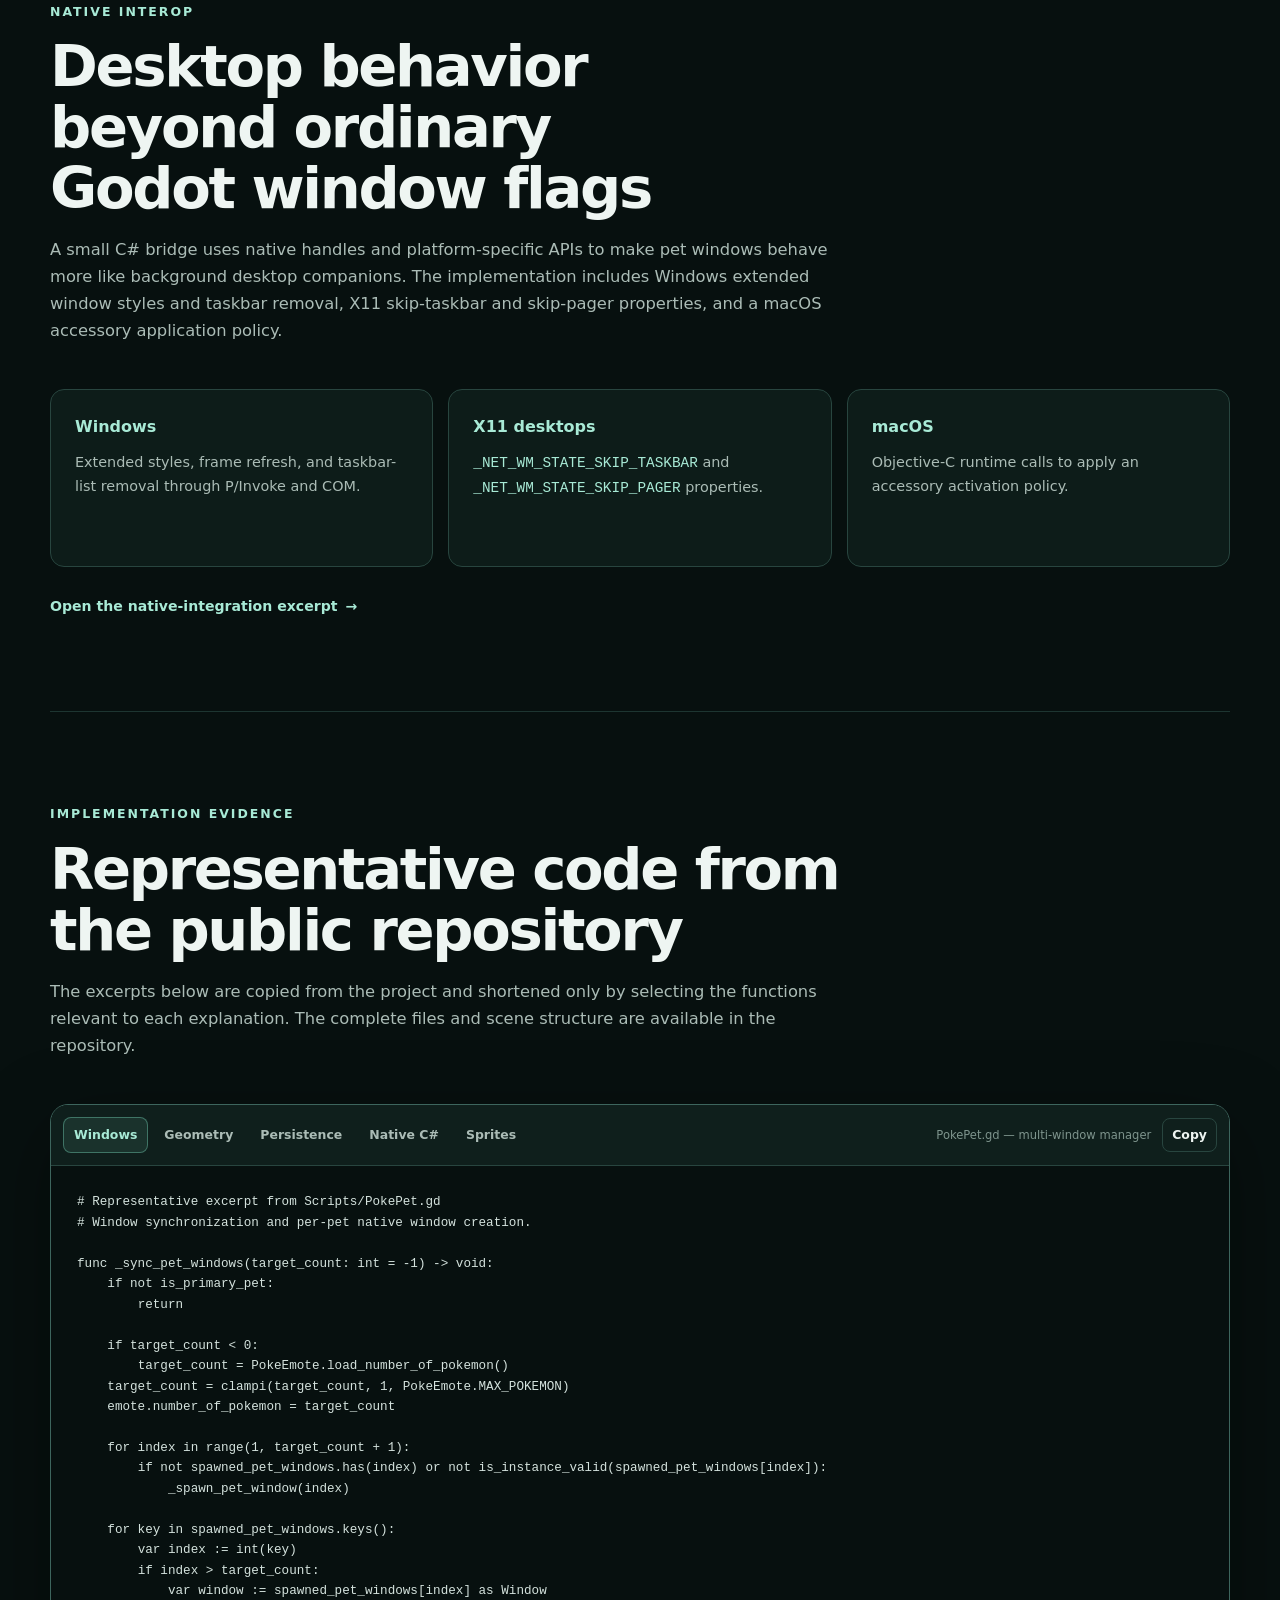
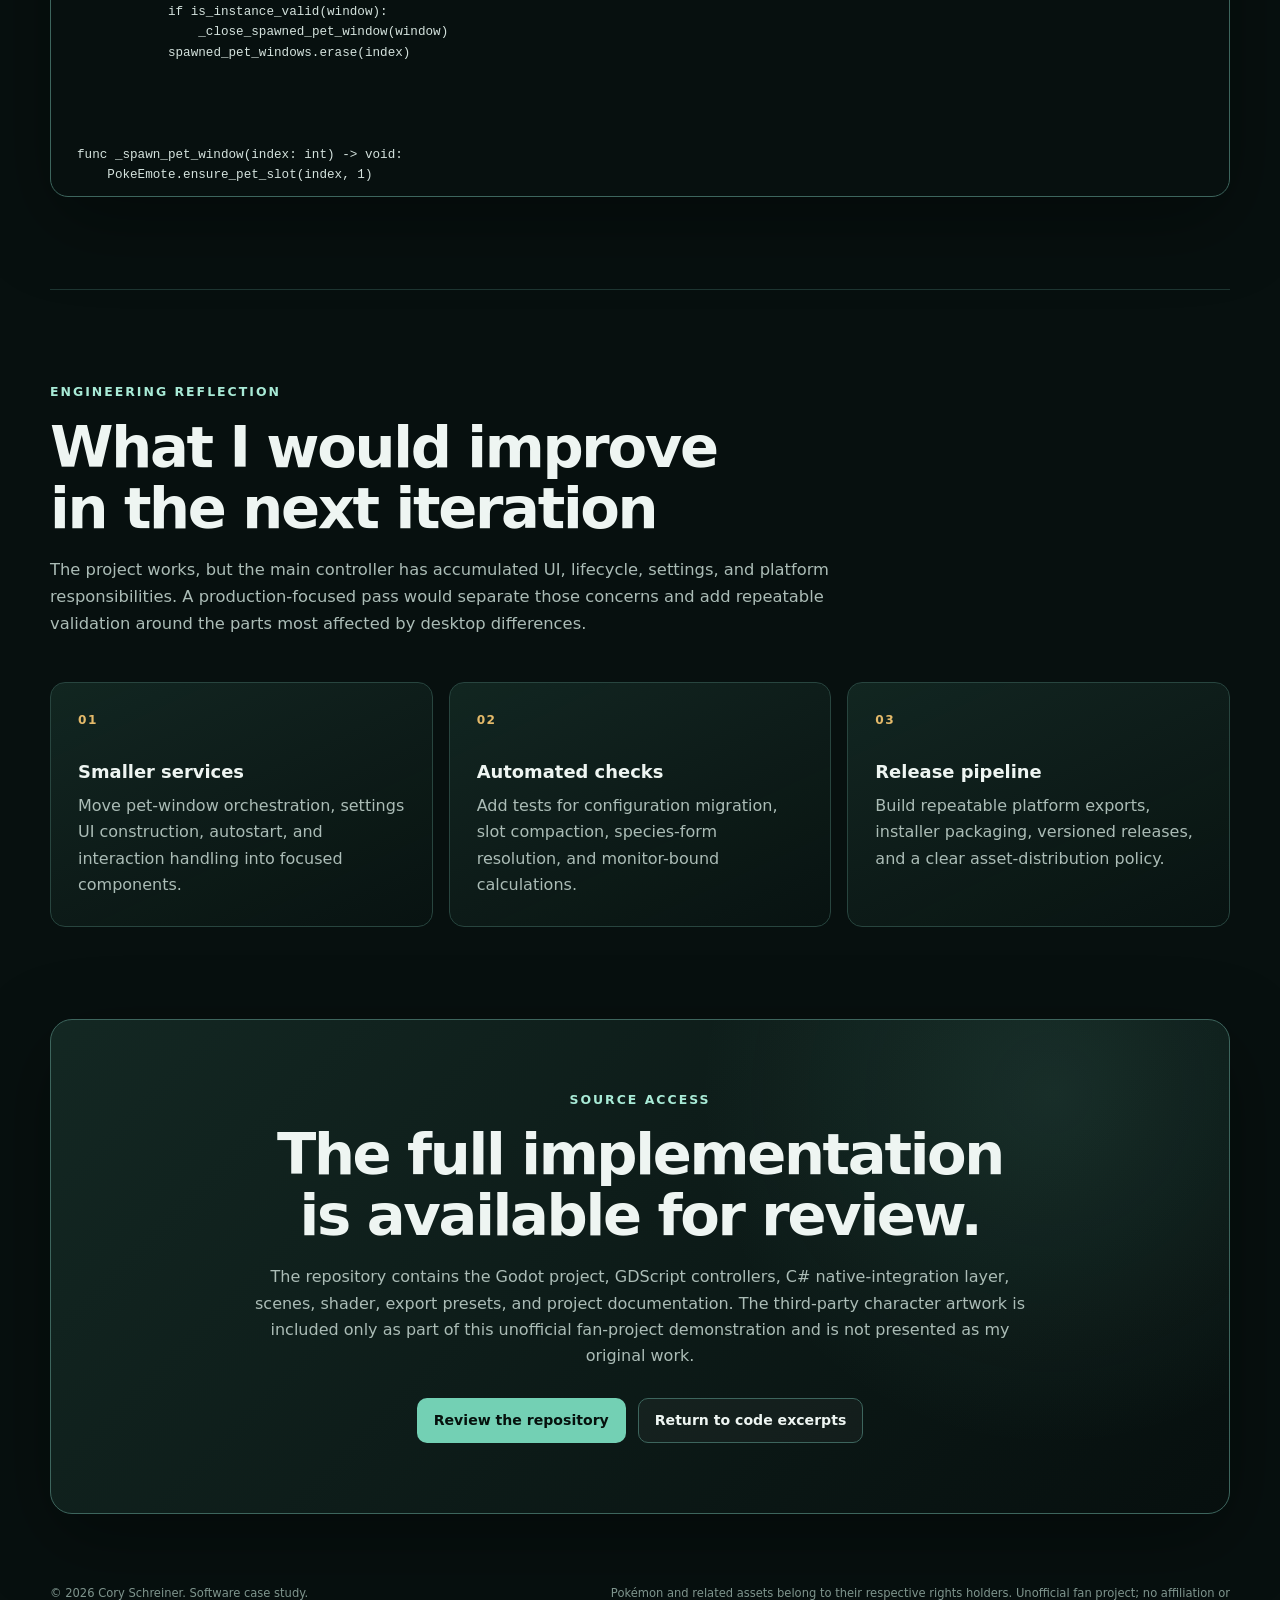
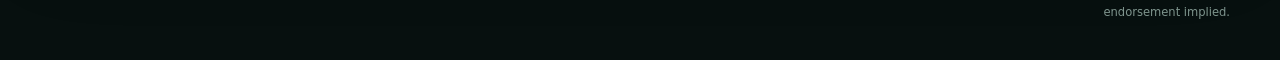
<file: projects/poke-pet/index.html>
<!doctype html>
<html lang="en">
<head>
  <meta charset="utf-8">
  <meta name="viewport" content="width=device-width, initial-scale=1">
  <meta name="description" content="Technical case study for PokePet, a multi-window desktop companion built in Godot by Cory Schreiner.">
  <meta name="theme-color" content="#08100f">
  <title>PokePet — Technical Case Study | Cory Schreiner</title>
  <link rel="stylesheet" href="showcase/styles.css">
  <script defer src="showcase/script.js"></script>
  <script defer src="../../video-visibility.js"></script>
</head>
<body>
  <a class="skip-link" href="#main">Skip to content</a>

  <header class="site-header">
    <a class="brand" href="#top" aria-label="Back to top">
      <span class="brand-mark">C</span>
      <span><strong>Cory Schreiner</strong><small>Software developer portfolio</small></span>
    </a>
    <nav aria-label="Case study navigation">
      <a href="#overview">Overview</a>
      <a href="#systems">Systems</a>
      <a href="#code">Code</a>
      <a href="#source">Source</a>
    </nav>
  </header>

  <main id="main">
    <section class="hero section" id="top">
      <div class="hero-copy">
        <p class="eyebrow">Technical case study</p>
        <h1>PokePet</h1>
        <p class="hero-subtitle">A multi-window desktop companion built with Godot 4.6 .NET.</p>
        <p class="hero-description">I built transparent always-on-top pet windows, per-pet persistence, monitor-aware placement, live customization, system-tray control, autostart support, and small native window integrations. The complete source is public.</p>
        <p class="rights-note"><strong>Artwork and IP notice:</strong> The Pokémon names, characters, sprites, and related visual assets shown here are third-party intellectual property. This page evaluates my software implementation only; I do not claim authorship of those assets. PokePet is an unofficial fan-made portfolio project and is not affiliated with Nintendo, Creatures Inc., Game Freak, or The Pokémon Company.</p>
        <div class="tag-row" aria-label="Project attributes">
          <span>Godot 4.6 .NET</span><span>GDScript</span><span>C# / .NET 8</span><span>Public source</span>
        </div>
        <div class="hero-actions">
          <a class="button button-primary" href="#systems">Explore the engineering</a>
          <a class="button button-secondary" href="https://github.com/themusicalcr0w/poke-pet" target="_blank" rel="noreferrer">Open the GitHub repository</a>
        </div>
      </div>
      <figure class="media-frame hero-media">
        <video muted loop playsinline preload="metadata" poster="showcase/assets/images/hero-poster.jpg" aria-label="PokePet desktop companion feature montage">
          <source src="showcase/assets/video/hero-montage.mp4" type="video/mp4">
        </video>
        <figcaption>Species selection, per-pet scaling, multi-window management, and live interface customization running directly on the desktop.</figcaption>
      </figure>
    </section>

    <section class="proof-strip" aria-label="Technical facts">
      <div><strong>Up to 6</strong><span>independent pet windows</span></div>
      <div><strong>Per-pet</strong><span>saved species, layout, and appearance</span></div>
      <div><strong>3 OS families</strong><span>native background-window hooks implemented</span></div>
      <div><strong>4 × 4</strong><span>sprite sheets sliced at runtime</span></div>
    </section>

    <section class="rights-status" aria-labelledby="rights-title">
      <div>
        <p class="eyebrow">Portfolio scope</p>
        <h2 id="rights-title">The engineering is mine. The Pokémon artwork is not.</h2>
      </div>
      <p>The recordings use Pokémon sprites and a Pokémon-inspired font to demonstrate the application. Recruiters should evaluate the desktop-window handling, state management, UI composition, persistence, animation setup, and platform integration described below.</p>
    </section>

    <section class="section overview" id="overview">
      <div class="section-heading">
        <p class="eyebrow">Project scope</p>
        <h2>A small application with real desktop-integration problems</h2>
        <p>PokePet is not confined to one ordinary game window. A hidden manager process coordinates separate native pet windows, each with its own saved data, monitor placement, scale, UI, animation state, and interaction feedback.</p>
      </div>
      <div class="overview-grid">
        <article class="summary-card">
          <span class="card-number">01</span>
          <h3>My role</h3>
          <p>Sole developer. I implemented the application architecture, pet behavior, settings interface, persistence, native window behavior, autostart setup, and multi-pet synchronization.</p>
        </article>
        <article class="summary-card">
          <span class="card-number">02</span>
          <h3>Engineering focus</h3>
          <p>Multi-window scene management, monitor-aware geometry, per-instance state, desktop-style UX, platform interop, runtime sprite assembly, and immediate visual feedback.</p>
        </article>
        <article class="summary-card">
          <span class="card-number">03</span>
          <h3>Source policy</h3>
          <p>The repository is public so the complete implementation can be reviewed. This page adds context by connecting visible behavior to representative sections of the codebase.</p>
        </article>
      </div>
    </section>

    <section class="section architecture" aria-labelledby="architecture-title">
      <div class="section-heading compact">
        <p class="eyebrow">Runtime architecture</p>
        <h2 id="architecture-title">One manager, several native pet windows</h2>
      </div>
      <div class="architecture-map" role="img" aria-label="Architecture map connecting the manager shell, pet windows, persistent settings, geometry control, native integration, and pet behavior">
        <div class="arch-node arch-root"><strong>Manager shell</strong><span>status tray, lifecycle, pet-window count</span></div>
        <div class="arch-connector"></div>
        <div class="arch-row">
          <div class="arch-node"><strong>Pet Window 1</strong><span>scene + UI + state</span></div>
          <div class="arch-node"><strong>Pet Window 2–6</strong><span>independent native windows</span></div>
          <div class="arch-node"><strong>ConfigFile store</strong><span>global and per-pet sections</span></div>
        </div>
        <div class="arch-connector"></div>
        <div class="arch-row arch-row-wide">
          <div class="arch-node"><strong>Window geometry</strong><span>DPI, monitor, bounds, height</span></div>
          <div class="arch-node"><strong>Pet state</strong><span>species, variants, friendship</span></div>
          <div class="arch-node"><strong>Native integration</strong><span>taskbar and app policy hints</span></div>
          <div class="arch-node"><strong>Behavior state</strong><span>wander, idle, edge response</span></div>
        </div>
      </div>
    </section>

    <section class="section system-section" id="systems">
      <div class="system-copy">
        <p class="system-index">System 01</p>
        <h2>Multi-window pet orchestration</h2>
        <p>The primary scene becomes a nearly invisible manager shell. It creates one native Godot <code>Window</code> per pet, configures each instance, assigns its pet index, tracks spawned windows, and reconciles the runtime count with saved configuration.</p>
        <ul class="feature-list">
          <li>Each pet runs as a separate window instead of being drawn into one shared overlay.</li>
          <li>The manager creates missing windows and closes windows beyond the requested count.</li>
          <li>Despawn compacts saved pet sections so runtime indices and persistent data remain aligned.</li>
          <li>Godot groups broadcast size, height, monitor, and count changes to every live pet.</li>
        </ul>
        <a class="text-link" href="showcase/code-samples/multi-window-manager-excerpt.gd">Open the window-manager excerpt</a>
      </div>
      <figure class="media-frame">
        <video controls muted playsinline preload="metadata" poster="showcase/assets/images/multi-pet-management-poster.jpg" aria-label="PokePet changing the number of desktop pet windows">
          <source src="showcase/assets/video/multi-pet-management.mp4" type="video/mp4">
        </video>
        <figcaption>Pet windows are removed and recreated while preserving the manager-controlled desktop layout.</figcaption>
      </figure>
    </section>

    <section class="section system-section reverse">
      <div class="system-copy">
        <p class="system-index">System 02</p>
        <h2>Monitor-aware geometry and live scaling</h2>
        <p>Each pet window resolves its selected monitor, usable desktop rectangle, display scale, requested pet size, vertical offset, and current position. Resizing preserves the previous center when possible and clamps the result to the target monitor.</p>
        <ul class="feature-list">
          <li>Window dimensions incorporate both display DPI scale and user-selected pet scale.</li>
          <li>Moving between monitors preserves relative horizontal placement.</li>
          <li>Bottom anchoring and height offsets operate inside the usable desktop area.</li>
          <li>Edge collisions emit a direction signal that temporarily forces the pet back toward open screen space.</li>
        </ul>
        <a class="text-link" href="showcase/code-samples/monitor-layout-excerpt.gd">Open the monitor-layout excerpt</a>
      </div>
      <figure class="media-frame">
        <video controls muted playsinline preload="metadata" poster="showcase/assets/images/window-scaling-poster.jpg" aria-label="PokePet changing pet scale and height at runtime">
          <source src="showcase/assets/video/window-scaling.mp4" type="video/mp4">
        </video>
        <figcaption>Runtime size and height controls update the pet window and rebuild the adjacent settings interface.</figcaption>
      </figure>
    </section>

    <section class="section system-section">
      <div class="system-copy">
        <p class="system-index">System 03</p>
        <h2>Per-pet persistence and data-driven variants</h2>
        <p>Godot's <code>ConfigFile</code> stores global application values separately from numbered pet sections. Each pet retains its own species, friendship, shiny and female variants, alternate form, colors, opacity, scale, height, and monitor.</p>
        <ul class="feature-list">
          <li>New pet slots inherit layout settings while receiving independent identity values.</li>
          <li>Legacy values remain available as fallbacks for the first pet.</li>
          <li>Species names are derived from Pokédex number and special-case form rules.</li>
          <li>Every pet duplicates its <code>SpriteFrames</code> resource before slicing a 4×4 sheet into four directional animations.</li>
        </ul>
        <div class="inline-links">
          <a class="text-link" href="showcase/code-samples/persistent-pet-slots-excerpt.gd">Open the persistence excerpt</a>
          <a class="text-link" href="showcase/code-samples/runtime-sprite-sheet-excerpt.gd">Open the sprite excerpt</a>
        </div>
      </div>
      <figure class="media-frame">
        <video controls muted playsinline preload="metadata" poster="showcase/assets/images/species-variants-poster.jpg" aria-label="PokePet changing species and variants for individual pets">
          <source src="showcase/assets/video/species-variants.mp4" type="video/mp4">
        </video>
        <figcaption>Individual pets can change species and form without altering the other active window instances.</figcaption>
      </figure>
    </section>

    <section class="section system-section reverse">
      <div class="system-copy">
        <p class="system-index">System 04</p>
        <h2>Immediate customization and interaction feedback</h2>
        <p>The compact right-click settings interface is built at runtime and updates the active pet without leaving the desktop. Background color, opacity, text tone, species, size, monitor, and other settings are saved as they change.</p>
        <ul class="feature-list">
          <li>Popup placement follows the pet while remaining inside monitor bounds.</li>
          <li>UI colors and text styling update live across registered controls.</li>
          <li>Left-click interaction increments friendship, changes the emote, and spawns a floating heart.</li>
          <li>A status-tray menu opens settings or quits the background application.</li>
        </ul>
      </div>
      <figure class="media-frame">
        <video controls muted playsinline preload="metadata" poster="showcase/assets/images/live-customization-poster.jpg" aria-label="PokePet changing menu colors and opacity">
          <source src="showcase/assets/video/live-customization.mp4" type="video/mp4">
        </video>
        <figcaption>The interface background, opacity, and text tone change immediately while several pet windows remain active.</figcaption>
      </figure>
    </section>

    <section class="section native-section">
      <div class="section-heading">
        <p class="eyebrow">Native interop</p>
        <h2>Desktop behavior beyond ordinary Godot window flags</h2>
        <p>A small C# bridge uses native handles and platform-specific APIs to make pet windows behave more like background desktop companions. The implementation includes Windows extended window styles and taskbar removal, X11 skip-taskbar and skip-pager properties, and a macOS accessory application policy.</p>
      </div>
      <div class="native-grid">
        <article><strong>Windows</strong><span>Extended styles, frame refresh, and taskbar-list removal through P/Invoke and COM.</span></article>
        <article><strong>X11 desktops</strong><span><code>_NET_WM_STATE_SKIP_TASKBAR</code> and <code>_NET_WM_STATE_SKIP_PAGER</code> properties.</span></article>
        <article><strong>macOS</strong><span>Objective-C runtime calls to apply an accessory activation policy.</span></article>
      </div>
      <a class="text-link" href="showcase/code-samples/native-window-integration-excerpt.cs">Open the native-integration excerpt</a>
    </section>

    <section class="section code-section" id="code">
      <div class="section-heading">
        <p class="eyebrow">Implementation evidence</p>
        <h2>Representative code from the public repository</h2>
        <p>The excerpts below are copied from the project and shortened only by selecting the functions relevant to each explanation. The complete files and scene structure are available in the repository.</p>
      </div>
      <div class="code-shell">
        <div class="code-toolbar">
          <div class="code-tabs" role="tablist" aria-label="Code samples">
            <button id="tab-windows" role="tab" aria-controls="code-windows" aria-selected="true" data-code-tab="windows">Windows</button>
            <button id="tab-geometry" role="tab" aria-controls="code-geometry" aria-selected="false" tabindex="-1" data-code-tab="geometry">Geometry</button>
            <button id="tab-persistence" role="tab" aria-controls="code-persistence" aria-selected="false" tabindex="-1" data-code-tab="persistence">Persistence</button>
            <button id="tab-native" role="tab" aria-controls="code-native" aria-selected="false" tabindex="-1" data-code-tab="native">Native C#</button>
            <button id="tab-sprites" role="tab" aria-controls="code-sprites" aria-selected="false" tabindex="-1" data-code-tab="sprites">Sprites</button>
          </div>
          <div class="code-meta"><span id="code-label">PokePet.gd — multi-window manager</span><button type="button" data-copy-code>Copy</button></div>
        </div>
        <div class="code-panels">
          <pre id="code-windows" role="tabpanel" aria-labelledby="tab-windows" data-code-panel="windows"><code># Representative excerpt from Scripts/PokePet.gd
# Window synchronization and per-pet native window creation.

func _sync_pet_windows(target_count: int = -1) -&gt; void:
	if not is_primary_pet:
		return

	if target_count &lt; 0:
		target_count = PokeEmote.load_number_of_pokemon()
	target_count = clampi(target_count, 1, PokeEmote.MAX_POKEMON)
	emote.number_of_pokemon = target_count

	for index in range(1, target_count + 1):
		if not spawned_pet_windows.has(index) or not is_instance_valid(spawned_pet_windows[index]):
			_spawn_pet_window(index)

	for key in spawned_pet_windows.keys():
		var index := int(key)
		if index &gt; target_count:
			var window := spawned_pet_windows[index] as Window
			if is_instance_valid(window):
				_close_spawned_pet_window(window)
			spawned_pet_windows.erase(index)




func _spawn_pet_window(index: int) -&gt; void:
	PokeEmote.ensure_pet_slot(index, 1)

	var packed_scene := _get_pet_window_scene()
	if not packed_scene:
		push_warning(&quot;Unable to load pet window scene: %s&quot; % PET_WINDOW_SCENE_PATH)
		return

	var window := packed_scene.instantiate() as Window
	if not window:
		push_warning(&quot;Pet window scene root must be a Window: %s&quot; % PET_WINDOW_SCENE_PATH)
		return

	window.visible = false
	var screen_id := PokeEmote.load_pet_monitor_index(index)
	var spawn_position := _get_pet_window_spawn_position(index, screen_id)

	window.title = APP_NAME + &quot; &quot; + str(index)
	window.current_screen = screen_id
	window.position = spawn_position
	_configure_window_for_desktop_pet(window, false)
	window.close_requested.connect(Callable(window, &quot;queue_free&quot;))

	var scene_root := window.get_node_or_null(&quot;SceneRoot&quot;)
	if not scene_root:
		push_warning(&quot;Pet window scene is missing SceneRoot.&quot;)
		window.queue_free()
		return

	var pet := scene_root.get_node_or_null(&quot;Pet&quot;) as PokePet
	if pet:
		pet.pet_index = index
		pet.is_primary_pet = false
		pet.has_initial_window_position = true
		pet.initial_window_position = spawn_position
		var emote_node := pet.get_node_or_null(&quot;Emotions2&quot;)
		if emote_node is PokeEmote:
			emote_node.pet_index = index

	get_tree().root.add_child(window)
	spawned_pet_windows[index] = window
	window.show()
	_apply_background_window_hint_for_window(window)





# Despawn path keeps runtime windows and saved slot order consistent.
func _despawn_pet_window(index: int) -&gt; void:
	if not is_primary_pet or index &lt;= 1:
		return

	var new_count := PokeEmote.despawn_pet(index)
	emote.number_of_pokemon = new_count
	_close_popup()

	for key in spawned_pet_windows.keys():
		var window := spawned_pet_windows[key] as Window
		if is_instance_valid(window):
			_close_spawned_pet_window(window)
	spawned_pet_windows.clear()
	get_tree().call_group(&quot;poke_pet_instances&quot;, &quot;_on_number_of_pokemon_changed&quot;, new_count)
	call_deferred(&quot;_sync_pet_windows&quot;, new_count)



</code></pre><pre id="code-geometry" role="tabpanel" aria-labelledby="tab-geometry" data-code-panel="geometry" hidden><code># Representative excerpt from Scripts/MainNode.gd
# Monitor-aware sizing, positioning, DPI scaling, and edge response.

	
	
	
	
func _ready() -&gt; void:
	var pet := _get_pet_node()
	if pet and pet.is_primary_pet:
		set_process(false)
		return

	set_process(true)
	cam.make_current()
	cam.position = Vector2.ZERO
	cam.offset   = Vector2.ZERO
	call_deferred(&quot;apply_pet_window_settings&quot;, true)




func apply_pet_window_settings(reset_position: bool = false) -&gt; void:
	var id := get_window().get_window_id()
	if id == DisplayServer.INVALID_WINDOW_ID:
		call_deferred(&quot;apply_pet_window_settings&quot;, reset_position)
		return

	var current_screen_id := DisplayServer.window_get_current_screen(id)
	if current_screen_id &lt; 0 or current_screen_id &gt;= DisplayServer.get_screen_count():
		current_screen_id = _get_screen_for_position(win.position)

	var screen_id := _get_monitor_index()
	var current_screen_rect := DisplayServer.screen_get_usable_rect(current_screen_id)
	var screen_rect := DisplayServer.screen_get_usable_rect(screen_id)
	var dpi_scale := DisplayServer.screen_get_scale(screen_id)
	var window_scale := _get_window_scale()
	var px := Vector2i((BASE_WINDOW_SIZE * dpi_scale * window_scale).round())
	var old_center: Vector2 = Vector2(win.position) + Vector2(win.size) * 0.5
	win.current_screen = screen_id

	win.min_size = px
	win.size = px

	var window_pos: Vector2i
	if reset_position:
		var pet := _get_pet_node()
		if pet and pet.has_initial_window_position and screen_rect.has_point(pet.initial_window_position):
			window_pos = pet.initial_window_position
		else:
			var pet_index := _get_pet_index()
			var spacing := win.size.x + 24
			var right_margin := 100 + ((pet_index - 1) * spacing)
			window_pos = screen_rect.position
			window_pos.x += screen_rect.size.x - win.size.x - right_margin
	else:
		window_pos = Vector2i((old_center - Vector2(win.size) * 0.5).round())
		if current_screen_id != screen_id:
			var relative_x := clampf((old_center.x - current_screen_rect.position.x) / max(1.0, float(current_screen_rect.size.x)), 0.0, 1.0)
			window_pos.x = screen_rect.position.x + int(round(relative_x * float(screen_rect.size.x) - float(win.size.x) * 0.5))

	window_pos.x = clampi(window_pos.x, screen_rect.position.x, screen_rect.position.x + max(0, screen_rect.size.x - win.size.x))
	window_pos.y = screen_rect.position.y + screen_rect.size.y - win.size.y - int(round(_get_height_offset()))
	win.position = window_pos

	var win_center: Vector2 = Vector2(win.position) + Vector2(win.size) * 0.5
	window_delta = win_center - cam.global_position





func check_monitor_edges():
	var screen_id := DisplayServer.window_get_current_screen(win.get_window_id())
	var window_left = win.position.x
	
	if window_left &lt;= screen_rect.position.x:
		send_window_bump(&quot;right&quot;) #hitting the left edge
	elif window_right &gt;= screen_rect.position.x + screen_rect.size.x:
		send_window_bump(&quot;left&quot;) #hitting the right edge
		
		
		
		
		
func get_more_space_side(global_x: float) -&gt; String:
	var screen_id := DisplayServer.window_get_current_screen(win.get_window_id())
	var screen_rect := DisplayServer.screen_get_usable_rect(screen_id)

	var dist_left := global_x - screen_rect.position.x
	var dist_right := (screen_rect.position.x + screen_rect.size.x) - global_x

</code></pre><pre id="code-persistence" role="tabpanel" aria-labelledby="tab-persistence" data-code-panel="persistence" hidden><code># Representative excerpt from Scripts/PokeEmote.gd
# Per-pet ConfigFile sections, inherited layout, and slot compaction.

static func pet_section(index: int) -&gt; String:
	return PET_SECTION_PREFIX + str(max(1, index))




func _section() -&gt; String:
	return pet_section(pet_index)




func _get_pet_value(cfg: ConfigFile, key: String, default_value: Variant) -&gt; Variant:
	var fallback: Variant = default_value
	if pet_index == 1:
		fallback = cfg.get_value(LEGACY_SECTION, key, default_value)

	return cfg.get_value(_section(), key, fallback)




static func load_number_of_pokemon() -&gt; int:
static func ensure_pet_slot(index: int, inherit_layout_from: int = 1, force_layout_inherit: bool = false) -&gt; void:
	if index &lt;= 1:
		return

	var cfg := ConfigFile.new()
	if cfg.load(SAVE_PATH) != OK:
		cfg = ConfigFile.new()

	var section := pet_section(index)
	if cfg.has_section(section):
		var layout_initialized := bool(cfg.get_value(section, KEY_LAYOUT_INITIALIZED, false))
		if force_layout_inherit or not layout_initialized:
			_copy_layout_settings(cfg, pet_section(inherit_layout_from), section)
			cfg.set_value(section, KEY_TEXT_GREY, 0.0)
			cfg.set_value(section, KEY_LAYOUT_INITIALIZED, true)
			cfg.save(SAVE_PATH)
		return

	var inherit_section := pet_section(inherit_layout_from)
	var inherited_bg := str(cfg.get_value(inherit_section, KEY_BG_COLOR, cfg.get_value(LEGACY_SECTION, KEY_BG_COLOR, Color(0.155, 0.155, 0.155).to_html())))
	var inherited_opacity := float(cfg.get_value(inherit_section, KEY_BG_OPACITY, cfg.get_value(LEGACY_SECTION, KEY_BG_OPACITY, 0.4)))
	var inherited_scale := float(cfg.get_value(inherit_section, KEY_WINDOW_SCALE, cfg.get_value(LEGACY_SECTION, KEY_WINDOW_SCALE, 1.0)))
	var inherited_height := float(cfg.get_value(inherit_section, KEY_HEIGHT_OFFSET, cfg.get_value(LEGACY_SECTION, KEY_HEIGHT_OFFSET, 0.0)))
	var inherited_monitor := int(cfg.get_value(inherit_section, KEY_MONITOR_INDEX, cfg.get_value(LEGACY_SECTION, KEY_MONITOR_INDEX, DEFAULT_MONITOR_INDEX)))

	cfg.set_value(section, KEY_FRIENDSHIP, 300)
	cfg.set_value(section, KEY_SHINY, false)
	cfg.set_value(section, KEY_FEMALE, false)
	cfg.set_value(section, KEY_POKEDEX, 137)
	cfg.set_value(section, KEY_POKEMON, &quot;137&quot;)
	cfg.set_value(section, KEY_ALT_INDEX, 0)
	cfg.set_value(section, KEY_BG_COLOR, inherited_bg)
	cfg.set_value(section, KEY_BG_OPACITY, inherited_opacity)
	cfg.set_value(section, KEY_TEXT_GREY, 0.0)
	cfg.set_value(section, KEY_WINDOW_SCALE, clampf(float(inherited_scale), 0.5, 4.0))
	cfg.set_value(section, KEY_HEIGHT_OFFSET, clampf(float(inherited_height), -300.0, 300.0))
	cfg.set_value(section, KEY_MONITOR_INDEX, normalize_monitor_index(inherited_monitor))
	cfg.set_value(section, KEY_LAYOUT_INITIALIZED, true)
	cfg.save(SAVE_PATH)




static func _copy_layout_settings(cfg: ConfigFile, from_section: String, to_section: String) -&gt; void:
	var inherited_scale := float(cfg.get_value(from_section, KEY_WINDOW_SCALE, cfg.get_value(LEGACY_SECTION, KEY_WINDOW_SCALE, 1.0)))
	var inherited_height := float(cfg.get_value(from_section, KEY_HEIGHT_OFFSET, cfg.get_value(LEGACY_SECTION, KEY_HEIGHT_OFFSET, 0.0)))
	var inherited_monitor := int(cfg.get_value(from_section, KEY_MONITOR_INDEX, cfg.get_value(LEGACY_SECTION, KEY_MONITOR_INDEX, DEFAULT_MONITOR_INDEX)))

	cfg.set_value(to_section, KEY_WINDOW_SCALE, clampf(inherited_scale, 0.5, 4.0))
	cfg.set_value(to_section, KEY_HEIGHT_OFFSET, clampf(inherited_height, -300.0, 300.0))
	cfg.set_value(to_section, KEY_MONITOR_INDEX, normalize_monitor_index(inherited_monitor))



static func despawn_pet(index: int) -&gt; int:
	if index &lt;= 1:
		return load_number_of_pokemon()

	var cfg := ConfigFile.new()
	if cfg.load(SAVE_PATH) != OK:
		save_number_of_pokemon(1)
		return 1

	var count := load_number_of_pokemon()
	if index &gt; count:
		return count

	for move_index in range(index, count):
		_copy_pet_section(cfg, pet_section(move_index + 1), pet_section(move_index))

	var last_section := pet_section(count)
	if cfg.has_section(last_section):
		cfg.erase_section(last_section)

	var new_count := clampi(count - 1, 1, MAX_POKEMON)
	cfg.set_value(GLOBAL_SECTION, KEY_NUMBER_OF_POKEMON, new_count)
	cfg.save(SAVE_PATH)
	return new_count




static func _copy_pet_section(cfg: ConfigFile, from_section: String, to_section: String) -&gt; void:
	if cfg.has_section(to_section):
		cfg.erase_section(to_section)

	if not cfg.has_section(from_section):
		return

	for key in cfg.get_section_keys(from_section):
		cfg.set_value(to_section, key, cfg.get_value(from_section, key))



</code></pre><pre id="code-native" role="tabpanel" aria-labelledby="tab-native" data-code-panel="native" hidden><code>// Representative excerpt from Scripts/NativeWindowIntegration.cs
// Native taskbar/background behavior for Windows, X11, and macOS.

using Godot;
using System;
using System.Runtime.InteropServices;

public partial class NativeWindowIntegration : Node
{
    private const int GwlExStyle = -20;
    private const long WsExToolWindow = 0x00000080L;
    private const long WsExAppWindow = 0x00040000L;
    private const int SwHide = 0;
    private const int SwShowNoActivate = 4;
    private const uint SwpNoMove = 0x0002;
    private const uint SwpNoSize = 0x0001;
    private const uint SwpNoZOrder = 0x0004;
    private const uint SwpNoActivate = 0x0010;
    private const uint SwpFrameChanged = 0x0020;
    private const int PropModeAppend = 2;

    public void ApplyAppBackgroundPolicy()
    {
        if (Godot.OS.GetName() != &quot;macOS&quot;)
        {
            return;
        }

        try
        {
            ApplyMacOSAccessoryPolicy();
        }
        catch (Exception ex)
        {
            GD.PushWarning($&quot;Unable to apply macOS background app policy: {ex.Message}&quot;);
        }
    }

    public void ApplyBackgroundWindowHints(int windowId)
    {
        if (windowId &lt; 0)
        {
            return;
        }

        try
        {
            var windowHandle = new IntPtr(DisplayServer.WindowGetNativeHandle(DisplayServer.HandleType.WindowHandle, windowId));
            if (windowHandle == IntPtr.Zero)
            {
                return;
            }

            switch (Godot.OS.GetName())
            {
                case &quot;Windows&quot;:
                    ApplyWindowsTaskbarSkip(windowHandle);
                    break;
                case &quot;Linux&quot;:
                case &quot;FreeBSD&quot;:
                case &quot;NetBSD&quot;:
                case &quot;OpenBSD&quot;:
                case &quot;BSD&quot;:
                    ApplyX11TaskbarSkip(windowHandle, windowId);
                    break;
            }
        }
        catch (Exception ex)
        {
            GD.PushWarning($&quot;Unable to hide window from taskbar: {ex.Message}&quot;);
        }
    }

    private static void ApplyWindowsTaskbarSkip(IntPtr hwnd)
    {
        var style = GetWindowLongPtr(hwnd, GwlExStyle).ToInt64();
        style &amp;= ~WsExAppWindow;
        style |= WsExToolWindow;

        ShowWindow(hwnd, SwHide);
        SetWindowLongPtr(hwnd, GwlExStyle, new IntPtr(style));
        SetWindowPos(hwnd, IntPtr.Zero, 0, 0, 0, 0, SwpNoMove | SwpNoSize | SwpNoZOrder | SwpNoActivate | SwpFrameChanged);
        ShowWindow(hwnd, SwShowNoActivate);
        RemoveWindowsTaskbarTab(hwnd);
    }

    private static void RemoveWindowsTaskbarTab(IntPtr hwnd)
    {
        try
        {
            var taskbar = (ITaskbarList)new CTaskbarList();
            taskbar.HrInit();
            taskbar.DeleteTab(hwnd);
            if (OperatingSystem.IsWindows())
            {
                Marshal.ReleaseComObject(taskbar);
            }
        }
        catch
        {
            // The extended window style change above is the primary path.
        }
    }

    private static void ApplyX11TaskbarSkip(IntPtr windowHandle, int windowId)
    {
        var displayHandle = new IntPtr(DisplayServer.WindowGetNativeHandle(DisplayServer.HandleType.DisplayHandle, windowId));
        if (displayHandle == IntPtr.Zero)
        {
            return;
        }

        var wmState = XInternAtom(displayHandle, &quot;_NET_WM_STATE&quot;, false);
        var atomType = XInternAtom(displayHandle, &quot;ATOM&quot;, false);
        var skipTaskbar = XInternAtom(displayHandle, &quot;_NET_WM_STATE_SKIP_TASKBAR&quot;, false);
        var skipPager = XInternAtom(displayHandle, &quot;_NET_WM_STATE_SKIP_PAGER&quot;, false);
        if (wmState == IntPtr.Zero || atomType == IntPtr.Zero || skipTaskbar == IntPtr.Zero)
        {
            return;
        }

        ulong[] atoms = skipPager == IntPtr.Zero
            ? new[] { (ulong)skipTaskbar.ToInt64() }
            : new[] { (ulong)skipTaskbar.ToInt64(), (ulong)skipPager.ToInt64() };

        XChangeProperty(displayHandle, windowHandle, wmState, atomType, 32, PropModeAppend, atoms, atoms.Length);
        XFlush(displayHandle);
    }

    private static void ApplyMacOSAccessoryPolicy()
</code></pre><pre id="code-sprites" role="tabpanel" aria-labelledby="tab-sprites" data-code-panel="sprites" hidden><code># Representative excerpt from Scripts/PokePet.gd
# Runtime slicing of a 4x4 sprite sheet into independent per-pet animations.

func _update_sprite_texture() -&gt; void:
	if not animated_sprite:
		return

	
	
	
	var filename := &quot;%s.png&quot; % emote.pokemon
	var path := &quot;%s%s&quot; % [emote.MON_DIR, filename]


	if not ResourceLoader.exists(path):
		push_warning(&quot;Missing sprite sheet: %s&quot; % path)
		return

	var tex: Texture2D = load(path)
	if not tex:
		return


	# Duplicate SpriteFrames so each pet has instance
	var frames: SpriteFrames = animated_sprite.sprite_frames.duplicate(true)
	animated_sprite.sprite_frames = frames


	# spritesheet is 4x4 (16 frames)
	var frame_size = Vector2i(
		int(float(tex.get_width()) / 4.0),
		int(float(tex.get_height()) / 4.0)
	)


	var anim_map = {
		&quot;idle_forward&quot;: 0, # top row
		&quot;idle_left&quot;: 1,    # 2nd row
		&quot;idle_right&quot;: 2,   # 3rd row
		&quot;idle_rear&quot;: 3     # bottom row
	}



	
	for anim_name in anim_map.keys():
		var row = anim_map[anim_name]
		if not frames.has_animation(anim_name):
			frames.add_animation(anim_name)



		frames.clear(anim_name)
		for col in range(4):
			var region = Rect2(col * frame_size.x, row * frame_size.y, frame_size.x, frame_size.y)
			var atlas_tex = AtlasTexture.new()
			atlas_tex.atlas = tex
			atlas_tex.region = region
			frames.add_frame(anim_name, atlas_tex)








</code></pre>
        </div>
      </div>
    </section>

    <section class="section next-section">
      <div class="section-heading">
        <p class="eyebrow">Engineering reflection</p>
        <h2>What I would improve in the next iteration</h2>
        <p>The project works, but the main controller has accumulated UI, lifecycle, settings, and platform responsibilities. A production-focused pass would separate those concerns and add repeatable validation around the parts most affected by desktop differences.</p>
      </div>
      <div class="next-grid">
        <article><span>01</span><h3>Smaller services</h3><p>Move pet-window orchestration, settings UI construction, autostart, and interaction handling into focused components.</p></article>
        <article><span>02</span><h3>Automated checks</h3><p>Add tests for configuration migration, slot compaction, species-form resolution, and monitor-bound calculations.</p></article>
        <article><span>03</span><h3>Release pipeline</h3><p>Build repeatable platform exports, installer packaging, versioned releases, and a clear asset-distribution policy.</p></article>
      </div>
    </section>

    <section class="closing" id="source">
      <p class="eyebrow">Source access</p>
      <h2>The full implementation is available for review.</h2>
      <p>The repository contains the Godot project, GDScript controllers, C# native-integration layer, scenes, shader, export presets, and project documentation. The third-party character artwork is included only as part of this unofficial fan-project demonstration and is not presented as my original work.</p>
      <div class="closing-links">
        <a class="button button-primary" href="https://github.com/themusicalcr0w/poke-pet" target="_blank" rel="noreferrer">Review the repository</a>
        <a class="button button-secondary" href="#code">Return to code excerpts</a>
      </div>
    </section>
  </main>

  <footer>
    <span>© 2026 Cory Schreiner. Software case study.</span>
    <span>Pokémon and related assets belong to their respective rights holders. Unofficial fan project; no affiliation or endorsement implied.</span>
  </footer>
</body>
</html>
</file>
<file: projects/baku-quest/showcase/styles.css>
:root {
  color-scheme: dark;
  --bg: #07100f;
  --bg-soft: #0b1715;
  --panel: #10201d;
  --panel-2: #142924;
  --line: #28453f;
  --line-strong: #3d655d;
  --text: #eef5f2;
  --muted: #abbcb6;
  --faint: #7e948d;
  --mint: #73d0b4;
  --mint-light: #a8ead6;
  --amber: #e4ba6a;
  --red: #d77f75;
  --shadow: 0 24px 80px rgba(0, 0, 0, 0.38);
  --max: 1180px;
  --radius: 18px;
}

* { box-sizing: border-box; }
html { scroll-behavior: smooth; }
body {
  margin: 0;
  min-width: 320px;
  background:
    radial-gradient(circle at 13% 9%, rgba(115, 208, 180, 0.09), transparent 31rem),
    radial-gradient(circle at 89% 14%, rgba(228, 186, 106, 0.065), transparent 28rem),
    var(--bg);
  color: var(--text);
  font-family: Inter, ui-sans-serif, system-ui, -apple-system, BlinkMacSystemFont, "Segoe UI", sans-serif;
  line-height: 1.65;
}

body::before {
  content: "";
  position: fixed;
  inset: 0;
  z-index: -1;
  pointer-events: none;
  opacity: 0.22;
  background-image:
    linear-gradient(rgba(255,255,255,0.017) 1px, transparent 1px),
    linear-gradient(90deg, rgba(255,255,255,0.017) 1px, transparent 1px);
  background-size: 30px 30px;
  mask-image: linear-gradient(to bottom, black, transparent 88%);
}

img, video { display: block; max-width: 100%; }
a { color: inherit; }
button, input { font: inherit; }
code, pre { font-family: "Cascadia Code", "SFMono-Regular", Consolas, "Liberation Mono", monospace; }

.skip-link {
  position: fixed;
  top: 12px;
  left: 12px;
  z-index: 100;
  transform: translateY(-160%);
  padding: 10px 14px;
  border-radius: 8px;
  background: var(--mint);
  color: #06110e;
  font-weight: 800;
}
.skip-link:focus { transform: translateY(0); }

.site-header {
  position: sticky;
  top: 0;
  z-index: 30;
  display: flex;
  align-items: center;
  justify-content: space-between;
  gap: 24px;
  width: min(calc(100% - 32px), var(--max));
  margin: 16px auto 0;
  padding: 12px 16px;
  border: 1px solid rgba(61, 101, 93, 0.7);
  border-radius: 16px;
  background: rgba(7, 16, 15, 0.84);
  backdrop-filter: blur(18px);
  box-shadow: 0 12px 40px rgba(0,0,0,0.3);
}

.brand {
  display: inline-flex;
  align-items: center;
  gap: 11px;
  text-decoration: none;
}
.brand-mark {
  display: grid;
  width: 38px;
  height: 38px;
  place-items: center;
  border: 1px solid rgba(115, 208, 180, 0.65);
  border-radius: 10px;
  color: var(--mint-light);
  background: linear-gradient(145deg, rgba(115,208,180,0.14), rgba(228,186,106,0.08));
  font-weight: 850;
}
.brand strong, .brand small { display: block; }
.brand strong { font-size: 0.92rem; letter-spacing: 0.01em; }
.brand small { color: var(--faint); font-size: 0.72rem; }

.site-header nav { display: flex; align-items: center; gap: 6px; }
.site-header nav a {
  padding: 8px 11px;
  border-radius: 8px;
  color: var(--muted);
  font-size: 0.84rem;
  font-weight: 650;
  text-decoration: none;
}
.site-header nav a:hover, .site-header nav a:focus-visible {
  background: rgba(255,255,255,0.05);
  color: var(--text);
}

.section {
  position: relative;
  width: min(calc(100% - 40px), var(--max));
  margin: 0 auto;
  padding: 72px 0;
}

.hero {
  display: grid;
  grid-template-columns: minmax(0, 0.9fr) minmax(520px, 1.1fr);
  align-items: center;
  gap: 58px;
  min-height: 660px;
  padding-top: 78px;
}

.eyebrow, .system-index {
  margin: 0 0 14px;
  color: var(--mint-light);
  font-size: 0.78rem;
  font-weight: 800;
  letter-spacing: 0.16em;
  text-transform: uppercase;
}

h1, h2, h3, p { margin-top: 0; }
h1 {
  margin-bottom: 14px;
  font-size: clamp(4rem, 9vw, 7.5rem);
  line-height: 0.9;
  letter-spacing: -0.07em;
  text-wrap: balance;
}
h2 {
  margin-bottom: 18px;
  font-size: clamp(2rem, 4vw, 3.2rem);
  line-height: 1.06;
  letter-spacing: -0.04em;
  text-wrap: balance;
}
h3 { margin-bottom: 10px; font-size: 1.12rem; line-height: 1.3; }

.hero-subtitle {
  max-width: 640px;
  margin-bottom: 20px;
  color: var(--mint-light);
  font-size: clamp(1.2rem, 2vw, 1.55rem);
  line-height: 1.38;
}
.hero-description {
  max-width: 690px;
  margin-bottom: 18px;
  color: var(--muted);
  font-size: 1.02rem;
}
.rights-note {
  max-width: 740px;
  margin: 0 0 26px;
  padding: 14px 16px;
  border-left: 3px solid var(--amber);
  border-radius: 0 9px 9px 0;
  background: rgba(228, 186, 106, 0.07);
  color: #c8d2ce;
  font-size: 0.82rem;
  line-height: 1.55;
}
.rights-note strong { color: #f2d39b; }
.tag-row { display: flex; flex-wrap: wrap; gap: 8px; margin-bottom: 30px; }
.tag-row span {
  padding: 7px 11px;
  border: 1px solid var(--line);
  border-radius: 999px;
  background: rgba(255,255,255,0.025);
  color: #cbd7d2;
  font-size: 0.78rem;
  font-weight: 650;
}
.hero-actions, .closing-links, .inline-links { display: flex; flex-wrap: wrap; gap: 12px; }
.button {
  display: inline-flex;
  min-height: 44px;
  align-items: center;
  justify-content: center;
  padding: 10px 16px;
  border: 1px solid transparent;
  border-radius: 10px;
  font-size: 0.88rem;
  font-weight: 780;
  text-decoration: none;
  transition: transform 140ms ease, border-color 140ms ease, background 140ms ease;
}
.button:hover { transform: translateY(-1px); }
.button-primary { background: var(--mint); color: #06120e; }
.button-primary:hover { background: var(--mint-light); }
.button-secondary { border-color: var(--line-strong); background: rgba(255,255,255,0.035); color: var(--text); }
.button-secondary:hover { border-color: var(--mint); }

.media-frame {
  margin: 0;
  overflow: hidden;
  border: 1px solid var(--line-strong);
  border-radius: var(--radius);
  background: #020706;
  box-shadow: var(--shadow);
}
.media-frame video {
  width: 100%;
  aspect-ratio: 16 / 9;
  object-fit: contain;
  background: #020706;
}
.media-frame figcaption {
  padding: 13px 16px 14px;
  border-top: 1px solid var(--line);
  color: var(--muted);
  font-size: 0.78rem;
}
.hero-media { transform: perspective(1300px) rotateY(-1.2deg) rotateX(0.45deg); }

.proof-strip {
  display: grid;
  grid-template-columns: repeat(4, 1fr);
  width: min(calc(100% - 40px), var(--max));
  margin: 0 auto;
  overflow: hidden;
  border: 1px solid var(--line);
  border-radius: 16px;
  background: rgba(16,32,29,0.74);
}
.proof-strip div { min-height: 118px; padding: 24px; border-right: 1px solid var(--line); }
.proof-strip div:last-child { border-right: 0; }
.proof-strip strong, .proof-strip span { display: block; }
.proof-strip strong { margin-bottom: 4px; color: var(--mint-light); font-size: 1.22rem; }
.proof-strip span { color: var(--muted); font-size: 0.82rem; line-height: 1.4; }

.rights-status {
  display: grid;
  grid-template-columns: minmax(280px, 0.88fr) minmax(380px, 1.12fr);
  gap: 44px;
  align-items: center;
  width: min(calc(100% - 40px), var(--max));
  margin: 24px auto 0;
  padding: 28px 32px;
  border: 1px solid rgba(228, 186, 106, 0.28);
  border-radius: 16px;
  background: linear-gradient(135deg, rgba(228,186,106,0.075), rgba(16,32,29,0.8));
}
.rights-status h2 { margin-bottom: 0; font-size: clamp(1.45rem, 2.8vw, 2.2rem); }
.rights-status p:last-child { margin: 0; color: var(--muted); }

.section-heading { max-width: 790px; margin-bottom: 44px; }
.section-heading.compact { margin-bottom: 30px; }
.section-heading > p:not(.eyebrow):not(.system-index) { color: var(--muted); font-size: 1.02rem; }

.overview-grid { display: grid; grid-template-columns: repeat(3, 1fr); gap: 16px; }
.summary-card {
  min-height: 230px;
  padding: 28px;
  border: 1px solid var(--line);
  border-radius: 16px;
  background: linear-gradient(155deg, rgba(20,41,36,0.92), rgba(11,23,21,0.82));
}
.summary-card p { margin-bottom: 0; color: var(--muted); }
.card-number { display: block; margin-bottom: 34px; color: var(--mint); font-size: 0.76rem; font-weight: 850; letter-spacing: 0.12em; }

.architecture { padding-top: 42px; }
.architecture-map {
  padding: 34px;
  border: 1px solid var(--line);
  border-radius: var(--radius);
  background:
    linear-gradient(rgba(115,208,180,0.035) 1px, transparent 1px),
    linear-gradient(90deg, rgba(115,208,180,0.035) 1px, transparent 1px),
    rgba(9,20,18,0.84);
  background-size: 26px 26px;
  box-shadow: var(--shadow);
}
.arch-node {
  min-height: 94px;
  padding: 20px;
  border: 1px solid var(--line-strong);
  border-radius: 12px;
  background: rgba(16,32,29,0.94);
  text-align: center;
}
.arch-node strong, .arch-node span { display: block; }
.arch-node strong { color: var(--text); font-size: 0.94rem; }
.arch-node span { margin-top: 5px; color: var(--faint); font-size: 0.75rem; }
.arch-root { width: min(360px, 100%); margin: 0 auto; border-color: rgba(115,208,180,0.72); }
.arch-connector { width: 1px; height: 28px; margin: 0 auto; background: linear-gradient(var(--mint), var(--amber)); }
.arch-row { display: grid; grid-template-columns: repeat(3, 1fr); gap: 14px; }
.arch-row-wide { grid-template-columns: repeat(4, 1fr); }

.system-section {
  display: grid;
  grid-template-columns: minmax(0, 0.9fr) minmax(480px, 1.1fr);
  align-items: center;
  gap: 70px;
  border-top: 1px solid rgba(40,69,63,0.72);
}
.system-section.reverse { grid-template-columns: minmax(480px, 1.1fr) minmax(0, 0.9fr); }
.system-section.reverse .system-copy { order: 2; }
.system-copy > p:not(.system-index) { color: var(--muted); }
.system-copy code, .native-grid code { color: var(--mint-light); }
.feature-list {
  display: grid;
  gap: 10px;
  margin: 24px 0 26px;
  padding: 0;
  list-style: none;
}
.feature-list li {
  position: relative;
  padding-left: 23px;
  color: #c4d0cb;
}
.feature-list li::before {
  content: "";
  position: absolute;
  top: 0.72em;
  left: 0;
  width: 8px;
  height: 8px;
  border: 1px solid var(--mint);
  border-radius: 2px;
  transform: rotate(45deg);
}
.text-link {
  display: inline-flex;
  align-items: center;
  gap: 8px;
  color: var(--mint-light);
  font-size: 0.88rem;
  font-weight: 730;
  text-decoration: none;
}
.text-link::after { content: "→"; }
.text-link:hover { text-decoration: underline; text-underline-offset: 4px; }

.native-section {
  border-top: 1px solid rgba(40,69,63,0.72);
}
.native-grid { display: grid; grid-template-columns: repeat(3, 1fr); gap: 15px; margin-bottom: 26px; }
.native-grid article {
  min-height: 178px;
  padding: 24px;
  border: 1px solid var(--line);
  border-radius: 14px;
  background: rgba(16,32,29,0.78);
}
.native-grid strong, .native-grid span { display: block; }
.native-grid strong { margin-bottom: 11px; color: var(--mint-light); }
.native-grid span { color: var(--muted); font-size: 0.9rem; }

.code-section { border-top: 1px solid rgba(40,69,63,0.72); }
.code-shell {
  overflow: hidden;
  border: 1px solid var(--line-strong);
  border-radius: var(--radius);
  background: #07100f;
  box-shadow: var(--shadow);
}
.code-toolbar {
  display: flex;
  align-items: center;
  justify-content: space-between;
  gap: 16px;
  padding: 12px;
  border-bottom: 1px solid var(--line);
  background: rgba(16,32,29,0.95);
}
.code-tabs { display: flex; flex-wrap: wrap; gap: 5px; }
.code-tabs button, .code-meta button {
  border: 1px solid transparent;
  border-radius: 8px;
  background: transparent;
  color: var(--muted);
  cursor: pointer;
  font-size: 0.78rem;
  font-weight: 700;
}
.code-tabs button { padding: 7px 10px; }
.code-tabs button[aria-selected="true"] {
  border-color: rgba(115,208,180,0.42);
  background: rgba(115,208,180,0.11);
  color: var(--mint-light);
}
.code-tabs button:focus-visible, .code-meta button:focus-visible { outline: 2px solid var(--mint); outline-offset: 2px; }
.code-meta { display: flex; align-items: center; gap: 11px; color: var(--faint); font-size: 0.72rem; }
.code-meta button { padding: 6px 9px; border-color: var(--line); color: var(--text); }
.code-panels { max-height: 630px; overflow: auto; }
.code-panels pre {
  min-width: 900px;
  margin: 0;
  padding: 26px;
  color: #d4e2dd;
  font-size: 0.79rem;
  line-height: 1.62;
  tab-size: 4;
  white-space: pre;
}
.code-panels pre[hidden] { display: none; }

.next-section { border-top: 1px solid rgba(40,69,63,0.72); }
.next-grid { display: grid; grid-template-columns: repeat(3, 1fr); gap: 16px; }
.next-grid article {
  min-height: 220px;
  padding: 27px;
  border: 1px solid var(--line);
  border-radius: 15px;
  background: linear-gradient(155deg, rgba(20,41,36,0.88), rgba(9,20,18,0.78));
}
.next-grid article > span { display: block; margin-bottom: 30px; color: var(--amber); font-size: 0.76rem; font-weight: 850; letter-spacing: 0.12em; }
.next-grid p { margin-bottom: 0; color: var(--muted); }

.closing {
  width: min(calc(100% - 40px), var(--max));
  margin: 0 auto 70px;
  padding: 70px 64px;
  border: 1px solid var(--line-strong);
  border-radius: 22px;
  background:
    radial-gradient(circle at 85% 15%, rgba(115,208,180,0.12), transparent 22rem),
    linear-gradient(135deg, rgba(20,41,36,0.96), rgba(7,16,15,0.95));
  text-align: center;
  box-shadow: var(--shadow);
}
.closing h2 { max-width: 900px; margin-right: auto; margin-left: auto; }
.closing > p:not(.eyebrow) { max-width: 780px; margin: 0 auto 28px; color: var(--muted); }
.closing-links { justify-content: center; }

footer {
  display: flex;
  justify-content: space-between;
  gap: 24px;
  width: min(calc(100% - 40px), var(--max));
  margin: 0 auto;
  padding: 0 0 38px;
  color: var(--faint);
  font-size: 0.72rem;
}
footer span:last-child { max-width: 620px; text-align: right; }

@media (max-width: 1040px) {
  .hero { grid-template-columns: 1fr; gap: 42px; min-height: auto; padding-top: 70px; }
  .hero-copy { max-width: 820px; }
  .hero-media { transform: none; }
  .system-section, .system-section.reverse { grid-template-columns: 1fr; gap: 42px; }
  .system-section.reverse .system-copy { order: initial; }
  .arch-row-wide { grid-template-columns: repeat(2, 1fr); }
  .proof-strip { grid-template-columns: repeat(2, 1fr); }
  .proof-strip div:nth-child(2) { border-right: 0; }
  .proof-strip div:nth-child(-n+2) { border-bottom: 1px solid var(--line); }
}

@media (max-width: 760px) {
  .site-header { align-items: flex-start; }
  .site-header nav { display: flex; }
  .section { width: min(calc(100% - 28px), var(--max)); padding: 68px 0; }
  h1 { font-size: clamp(3.6rem, 20vw, 5.7rem); }
  .hero { padding-top: 48px; }
  .proof-strip, .rights-status, .overview-grid, .arch-row, .arch-row-wide, .native-grid, .next-grid { grid-template-columns: 1fr; }
  .proof-strip div { min-height: 96px; border-right: 0; border-bottom: 1px solid var(--line); }
  .proof-strip div:last-child { border-bottom: 0; }
  .rights-status { width: min(calc(100% - 28px), var(--max)); gap: 15px; padding: 24px; }
  .architecture-map { padding: 22px; }
  .code-toolbar { align-items: flex-start; flex-direction: column; }
  .code-meta { width: 100%; justify-content: space-between; }
  .closing { width: min(calc(100% - 28px), var(--max)); padding: 52px 24px; }
  footer { width: min(calc(100% - 28px), var(--max)); flex-direction: column; }
  footer span:last-child { text-align: left; }
}

@media (prefers-reduced-motion: reduce) {
  html { scroll-behavior: auto; }
  *, *::before, *::after { animation-duration: 0.01ms !important; animation-iteration-count: 1 !important; transition-duration: 0.01ms !important; }
}


/* October VR showcase follows the existing case-study layout and palette. */
section[id] { scroll-margin-top: 100px; }
.vr-section { border-top: 1px solid rgba(40,69,63,0.72); }
.vr-feature {
  display: grid;
  grid-template-columns: minmax(0, 0.8fr) minmax(0, 1.2fr);
  align-items: center;
  gap: 48px;
  margin-bottom: 24px;
}
.vr-feature h3 { font-size: clamp(1.6rem, 3vw, 2.3rem); letter-spacing: -0.03em; }
.vr-grid { display: grid; grid-template-columns: repeat(2, minmax(0, 1fr)); gap: 24px; }
.vr-grid figcaption { padding: 22px 24px; }
.vr-grid figcaption h3 { color: var(--mint-light); }
.vr-grid figcaption p { margin-bottom: 0; font-size: 0.9rem; }
@media (max-width: 760px) {
  .vr-feature, .vr-grid { grid-template-columns: 1fr; gap: 24px; }
  .vr-grid figcaption { padding: 18px; }
}

/* Keep screenshots at their natural proportions, including width/height hints. */
.media-frame img { width: 100%; height: auto; }
.deck-media video { aspect-ratio: auto; }
.overview-grid { align-items: start; }

/* Present gameplay in sequence, then the engineering behind it. */
[id] { scroll-margin-top: 108px; }
a:focus-visible, summary:focus-visible { outline: 2px solid var(--mint); outline-offset: 5px; }
.chapter { border-top: 1px solid var(--line); }
.section-heading { margin-bottom: 32px; }
.menu-feature { display: grid; grid-template-columns: minmax(0, 1.35fr) minmax(0, .65fr); gap: 40px; align-items: center; margin-bottom: 32px; }
.menu-feature h3 { font-size: 1.7rem; letter-spacing: -.03em; }
.feature-grid, .engineering-grid, .evidence-grid { display: grid; grid-template-columns: repeat(2, minmax(0, 1fr)); gap: 24px; }
.showcase-card, .workflow-grid > li, .evidence-card { min-width: 0; }
.showcase-card .media-frame { height: 100%; }
.showcase-card figcaption { padding: 24px; }
.showcase-card h3 { color: var(--text); font-size: 1.5rem; letter-spacing: -.025em; }
.showcase-card figcaption p { font-size: .94rem; margin-bottom: 0; }
.showcase-card .card-number, .workflow-grid .card-number { margin-bottom: 12px; }
.engineering-grid .summary-card { min-height: auto; padding: 28px; }
.engineering-grid h3, .workflow-grid h3, .evidence-card h3 { font-size: 1.25rem; color: var(--mint-light); }
.engineering-grid p, .workflow-grid p, .evidence-card p { font-size: .94rem; }
.workflow-grid { display: grid; grid-template-columns: repeat(3, minmax(0, 1fr)); gap: 18px; padding: 0; margin: 0 0 24px; list-style: none; }
.workflow-grid .summary-card { padding: 24px; min-height: auto; }
.evidence-grid { align-items: start; }
.evidence-card { border-left: 2px solid var(--line-strong); padding: 12px 24px; }
.evidence-card p { color: var(--muted); }
.evidence-card strong { color: var(--text); }
.evidence-card .eyebrow { color: var(--mint-light); font-size: .72rem; }
table { width: 100%; border-collapse: collapse; font-size: .86rem; color: var(--muted); }
caption { text-align: left; font-size: .76rem; color: var(--faint); padding-bottom: 8px; }
th, td { text-align: left; padding: 10px 0; border-bottom: 1px solid var(--line); }
th { color: var(--text); font-weight: 650; }
th:last-child, td:last-child { text-align: right; white-space: nowrap; padding-left: 12px; }
.evidence-card .measurement-note { margin: 14px 0 0; color: var(--faint); font-size: .77rem; line-height: 1.55; }
.screenshot-details { margin-top: 32px; border: 1px solid var(--line); border-radius: var(--radius); padding: 20px; }
.screenshot-details summary { cursor: pointer; color: var(--mint-light); font-weight: 650; }
.screenshot-details[open] summary { margin-bottom: 20px; }
.screenshot-details > p { color: var(--muted); font-size: .85rem; }
.overview .summary-card { min-height: auto; }
.overview .card-number { margin-bottom: 16px; }
@media (max-width: 960px) {
  .site-header { gap: 12px; }
  .site-header nav a { padding: 8px; }
  .menu-feature { grid-template-columns: minmax(0, 1.2fr) minmax(0, .8fr); gap: 24px; }
  .workflow-grid { grid-template-columns: 1fr; }
}
@media (max-width: 760px) {
  .site-header { flex-direction: column; gap: 8px; padding: 10px 12px 8px; }
  .brand-mark { width: 30px; height: 30px; }
  .brand small { display: none; }
  .site-header nav { width: 100%; overflow-x: auto; gap: 2px; white-space: nowrap; scrollbar-width: thin; }
  .site-header nav a { font-size: .72rem; flex-shrink: 0; padding: 6px; }
  .section { padding-top: 52px; padding-bottom: 52px; }
  .hero { padding-top: 40px; }
  .menu-feature, .feature-grid, .engineering-grid, .evidence-grid { grid-template-columns: 1fr; }
  .menu-feature { gap: 20px; }
  .menu-feature .system-copy p:last-child { margin-bottom: 0; }
  .showcase-card figcaption, .engineering-grid .summary-card, .workflow-grid .summary-card { padding: 20px; }
  .evidence-card { padding: 8px 18px; }
  .screenshot-details { padding: 16px; }
}
</file>
<file: projects/city-under-magic/showcase/styles.css>
:root {
  color-scheme: dark;
  --bg: #090e13;
  --bg-soft: #0d141b;
  --panel: #111a22;
  --panel-2: #151f28;
  --line: #263540;
  --line-strong: #3d4d58;
  --text: #edf1f3;
  --muted: #a9b3ba;
  --faint: #74818a;
  --gold: #d8ad62;
  --gold-light: #f0cd8a;
  --teal: #70b9bd;
  --danger: #d47b66;
  --shadow: 0 24px 80px rgba(0, 0, 0, 0.38);
  --max: 1180px;
  --radius: 18px;
}

* { box-sizing: border-box; }
html { scroll-behavior: smooth; }
body {
  margin: 0;
  min-width: 320px;
  background:
    radial-gradient(circle at 15% 10%, rgba(112, 185, 189, 0.08), transparent 30rem),
    radial-gradient(circle at 85% 18%, rgba(216, 173, 98, 0.08), transparent 28rem),
    var(--bg);
  color: var(--text);
  font-family: Inter, ui-sans-serif, system-ui, -apple-system, BlinkMacSystemFont, "Segoe UI", sans-serif;
  line-height: 1.65;
}

body::before {
  content: "";
  position: fixed;
  inset: 0;
  pointer-events: none;
  opacity: 0.24;
  background-image:
    linear-gradient(rgba(255,255,255,0.018) 1px, transparent 1px),
    linear-gradient(90deg, rgba(255,255,255,0.018) 1px, transparent 1px);
  background-size: 32px 32px;
  mask-image: linear-gradient(to bottom, black, transparent 85%);
}

img, video { display: block; max-width: 100%; }
a { color: inherit; }
button, input { font: inherit; }

.skip-link {
  position: fixed;
  top: 12px;
  left: 12px;
  z-index: 100;
  transform: translateY(-160%);
  padding: 10px 14px;
  border-radius: 8px;
  background: var(--gold);
  color: #17120a;
  font-weight: 750;
}
.skip-link:focus { transform: translateY(0); }

.site-header {
  position: sticky;
  top: 0;
  z-index: 30;
  display: flex;
  align-items: center;
  justify-content: space-between;
  gap: 24px;
  width: min(calc(100% - 32px), var(--max));
  margin: 16px auto 0;
  padding: 12px 16px;
  border: 1px solid rgba(61, 77, 88, 0.72);
  border-radius: 16px;
  background: rgba(9, 14, 19, 0.82);
  backdrop-filter: blur(18px);
  box-shadow: 0 12px 40px rgba(0,0,0,0.28);
}

.brand {
  display: inline-flex;
  align-items: center;
  gap: 11px;
  text-decoration: none;
}
.brand-mark {
  display: grid;
  width: 38px;
  height: 38px;
  place-items: center;
  border: 1px solid rgba(216,173,98,0.62);
  border-radius: 10px;
  color: var(--gold-light);
  background: linear-gradient(145deg, rgba(216,173,98,0.14), rgba(112,185,189,0.07));
  font-weight: 850;
}
.brand strong, .brand small { display: block; }
.brand strong { font-size: 0.92rem; letter-spacing: 0.01em; }
.brand small { color: var(--faint); font-size: 0.72rem; }

.site-header nav { display: flex; align-items: center; gap: 6px; }
.site-header nav a {
  padding: 8px 11px;
  border-radius: 8px;
  color: var(--muted);
  font-size: 0.84rem;
  font-weight: 650;
  text-decoration: none;
}
.site-header nav a:hover, .site-header nav a:focus-visible {
  background: rgba(255,255,255,0.05);
  color: var(--text);
}

.section {
  position: relative;
  width: min(calc(100% - 40px), var(--max));
  margin: 0 auto;
  padding: 92px 0;
}

.hero {
  display: grid;
  grid-template-columns: minmax(0, 0.88fr) minmax(520px, 1.12fr);
  align-items: center;
  gap: 58px;
  min-height: 690px;
  padding-top: 80px;
}

.eyebrow, .system-index {
  margin: 0 0 14px;
  color: var(--gold-light);
  font-size: 0.78rem;
  font-weight: 800;
  letter-spacing: 0.16em;
  text-transform: uppercase;
}

h1, h2, h3, p { margin-top: 0; }
h1 {
  margin-bottom: 14px;
  font-size: clamp(3.5rem, 8vw, 7rem);
  line-height: 0.91;
  letter-spacing: -0.065em;
  text-wrap: balance;
}
h2 {
  margin-bottom: 18px;
  font-size: clamp(2rem, 4.5vw, 3.7rem);
  line-height: 1.06;
  letter-spacing: -0.04em;
  text-wrap: balance;
}
h3 { margin-bottom: 10px; font-size: 1.12rem; line-height: 1.3; }

.hero-subtitle {
  max-width: 640px;
  margin-bottom: 20px;
  color: var(--gold-light);
  font-size: clamp(1.2rem, 2vw, 1.55rem);
  line-height: 1.38;
}
.hero-description {
  max-width: 690px;
  margin-bottom: 18px;
  color: var(--muted);
  font-size: 1.02rem;
}
.development-note {
  max-width: 710px;
  margin: 0 0 26px;
  padding: 14px 16px;
  border-left: 3px solid var(--gold);
  border-radius: 0 9px 9px 0;
  background: rgba(224, 176, 93, 0.07);
  color: #c6cdd2;
  font-size: 0.86rem;
  line-height: 1.55;
}
.development-note strong { color: var(--gold-light); }
.tag-row { display: flex; flex-wrap: wrap; gap: 8px; margin-bottom: 30px; }
.tag-row span {
  padding: 7px 11px;
  border: 1px solid var(--line);
  border-radius: 999px;
  background: rgba(255,255,255,0.025);
  color: #c8d0d5;
  font-size: 0.78rem;
  font-weight: 650;
}
.hero-actions, .closing-links { display: flex; flex-wrap: wrap; gap: 12px; }
.button {
  display: inline-flex;
  min-height: 44px;
  align-items: center;
  justify-content: center;
  padding: 10px 16px;
  border: 1px solid transparent;
  border-radius: 10px;
  font-size: 0.88rem;
  font-weight: 780;
  text-decoration: none;
  transition: transform 140ms ease, border-color 140ms ease, background 140ms ease;
}
.button:hover { transform: translateY(-1px); }
.button-primary { background: var(--gold); color: #191208; }
.button-primary:hover { background: var(--gold-light); }
.button-secondary { border-color: var(--line-strong); background: rgba(255,255,255,0.035); color: var(--text); }
.button-secondary:hover { border-color: var(--gold); }

.media-frame {
  margin: 0;
  overflow: hidden;
  border: 1px solid var(--line-strong);
  border-radius: var(--radius);
  background: #05080b;
  box-shadow: var(--shadow);
}
.media-frame video {
  width: 100%;
  aspect-ratio: 854 / 452;
  object-fit: cover;
  background: #020406;
}
.media-frame figcaption {
  padding: 13px 16px 14px;
  border-top: 1px solid var(--line);
  color: var(--muted);
  font-size: 0.78rem;
}
.hero-media { transform: perspective(1300px) rotateY(-1.3deg) rotateX(0.5deg); }

.proof-strip {
  display: grid;
  grid-template-columns: repeat(4, 1fr);
  width: min(calc(100% - 40px), var(--max));
  margin: 0 auto;
  overflow: hidden;
  border: 1px solid var(--line);
  border-radius: 16px;
  background: rgba(17,26,34,0.72);
}
.proof-strip div { min-height: 118px; padding: 24px; border-right: 1px solid var(--line); }
.proof-strip div:last-child { border-right: 0; }
.proof-strip strong, .proof-strip span { display: block; }
.proof-strip strong { margin-bottom: 4px; color: var(--gold-light); font-size: 1.22rem; }
.proof-strip span { color: var(--muted); font-size: 0.82rem; line-height: 1.4; }

.visual-status {
  display: grid;
  grid-template-columns: minmax(250px, 0.8fr) minmax(360px, 1.2fr);
  gap: 44px;
  align-items: center;
  width: min(calc(100% - 40px), var(--max));
  margin: 24px auto 0;
  padding: 28px 32px;
  border: 1px solid rgba(224, 176, 93, 0.28);
  border-radius: 16px;
  background: linear-gradient(135deg, rgba(224, 176, 93, 0.075), rgba(17, 26, 34, 0.78));
}
.visual-status h2 { margin-bottom: 0; font-size: clamp(1.45rem, 2.8vw, 2.2rem); }
.visual-status p:last-child { margin: 0; color: var(--muted); }

.section-heading { max-width: 780px; margin-bottom: 44px; }
.section-heading.compact { margin-bottom: 30px; }
.section-heading > p:not(.eyebrow):not(.system-index) { color: var(--muted); font-size: 1.02rem; }

.overview-grid { display: grid; grid-template-columns: repeat(3, 1fr); gap: 16px; }
.summary-card {
  min-height: 230px;
  padding: 28px;
  border: 1px solid var(--line);
  border-radius: 16px;
  background: linear-gradient(155deg, rgba(21,31,40,0.92), rgba(13,20,27,0.82));
}
.summary-card p { margin-bottom: 0; color: var(--muted); }
.card-number { display: block; margin-bottom: 34px; color: var(--gold); font-size: 0.76rem; font-weight: 850; letter-spacing: 0.12em; }

.architecture { padding-top: 42px; }
.architecture-map {
  padding: 34px;
  border: 1px solid var(--line);
  border-radius: var(--radius);
  background:
    linear-gradient(rgba(112,185,189,0.035) 1px, transparent 1px),
    linear-gradient(90deg, rgba(112,185,189,0.035) 1px, transparent 1px),
    rgba(12,19,25,0.82);
  background-size: 26px 26px;
  box-shadow: var(--shadow);
}
.arch-node {
  min-height: 94px;
  padding: 20px;
  border: 1px solid var(--line-strong);
  border-radius: 12px;
  background: rgba(17,26,34,0.92);
  text-align: center;
}
.arch-node strong, .arch-node span { display: block; }
.arch-node strong { color: var(--text); font-size: 0.94rem; }
.arch-node span { margin-top: 5px; color: var(--faint); font-size: 0.75rem; }
.arch-root { width: min(360px, 100%); margin: 0 auto; border-color: rgba(216,173,98,0.7); }
.arch-connector { width: 1px; height: 28px; margin: 0 auto; background: linear-gradient(var(--gold), var(--teal)); }
.arch-row { display: grid; grid-template-columns: repeat(3, 1fr); gap: 14px; }
.arch-row-wide { grid-template-columns: repeat(4, 1fr); }

.system-section {
  display: grid;
  grid-template-columns: minmax(0, 0.9fr) minmax(480px, 1.1fr);
  align-items: center;
  gap: 70px;
  border-top: 1px solid rgba(38,53,64,0.72);
}
.system-section.reverse { grid-template-columns: minmax(480px, 1.1fr) minmax(0, 0.9fr); }
.system-section.reverse .system-copy { order: 2; }
.system-section.reverse .media-frame { order: 1; }
.system-copy > p:not(.system-index) { color: var(--muted); }
.feature-list { display: grid; gap: 9px; margin: 26px 0 24px; padding: 0; list-style: none; }
.feature-list li { position: relative; padding-left: 22px; color: #c5cdd2; }
.feature-list li::before {
  content: "";
  position: absolute;
  top: 0.72em;
  left: 0;
  width: 8px;
  height: 8px;
  border: 1px solid var(--gold);
  border-radius: 50%;
  background: rgba(216,173,98,0.15);
}
.text-link { color: var(--gold-light); font-size: 0.86rem; font-weight: 750; text-underline-offset: 4px; }
.text-link:hover { color: #fff1ca; }

.save-feature { border-top: 1px solid rgba(38,53,64,0.72); }
.save-pipeline { display: grid; grid-template-columns: 1fr auto 1fr auto 1fr; align-items: stretch; gap: 16px; margin: 38px 0; }
.save-pipeline article {
  padding: 26px;
  border: 1px solid var(--line);
  border-radius: 15px;
  background: var(--panel);
}
.save-pipeline article > span {
  display: grid;
  width: 34px;
  height: 34px;
  margin-bottom: 26px;
  place-items: center;
  border: 1px solid rgba(216,173,98,0.6);
  border-radius: 50%;
  color: var(--gold-light);
  font-weight: 850;
}
.save-pipeline article p { margin-bottom: 0; color: var(--muted); font-size: 0.9rem; }
.pipeline-arrow { display: grid; place-items: center; color: var(--gold); font-size: 1.5rem; }
.test-note {
  max-width: 780px;
  margin: 0 0 20px;
  padding: 18px 20px;
  border-left: 3px solid var(--teal);
  background: rgba(112,185,189,0.065);
}
.test-note strong { display: block; margin-bottom: 3px; }
.test-note p { margin-bottom: 0; color: var(--muted); }

.code-section { border-top: 1px solid rgba(38,53,64,0.72); }
.code-shell {
  overflow: hidden;
  border: 1px solid var(--line-strong);
  border-radius: 16px;
  background: #080d12;
  box-shadow: var(--shadow);
}
.code-tabs { display: flex; overflow-x: auto; gap: 4px; padding: 10px; border-bottom: 1px solid var(--line); background: #0d141a; }
.code-tabs button {
  flex: 0 0 auto;
  padding: 9px 12px;
  border: 1px solid transparent;
  border-radius: 8px;
  background: transparent;
  color: var(--muted);
  cursor: pointer;
  font-size: 0.78rem;
  font-weight: 750;
}
.code-tabs button[aria-selected="true"] { border-color: rgba(216,173,98,0.45); background: rgba(216,173,98,0.09); color: var(--gold-light); }
.code-toolbar { display: flex; align-items: center; justify-content: space-between; gap: 16px; padding: 9px 14px; border-bottom: 1px solid #1d2831; color: var(--faint); font-size: 0.74rem; }
.copy-button { border: 0; background: transparent; color: var(--gold-light); cursor: pointer; font-size: 0.72rem; font-weight: 750; }
.copy-button:hover { text-decoration: underline; text-underline-offset: 3px; }
.code-panels pre {
  max-height: 570px;
  margin: 0;
  overflow: auto;
  padding: 24px;
  background: #070b0f;
  color: #d6dde1;
  font-family: "Cascadia Code", "SFMono-Regular", Consolas, "Liberation Mono", monospace;
  font-size: 0.78rem;
  line-height: 1.65;
  tab-size: 4;
}

.interface-section { border-top: 1px solid rgba(38,53,64,0.72); }
.interface-grid { display: grid; grid-template-columns: repeat(2, 1fr); gap: 18px; }
.media-card { margin: 0; overflow: hidden; border: 1px solid var(--line); border-radius: 15px; background: var(--panel); }
.media-card video { width: 100%; aspect-ratio: 854 / 452; object-fit: cover; background: #030608; }
.media-card figcaption { display: grid; gap: 2px; padding: 14px 16px 16px; border-top: 1px solid var(--line); }
.media-card figcaption strong { font-size: 0.9rem; }
.media-card figcaption span { color: var(--muted); font-size: 0.76rem; }

.closing-section {
  max-width: 900px;
  text-align: center;
  padding-bottom: 120px;
}
.closing-section p:not(.eyebrow) { max-width: 760px; margin-right: auto; margin-left: auto; color: var(--muted); }
.closing-links { justify-content: center; margin-top: 28px; }

footer {
  display: flex;
  justify-content: space-between;
  gap: 24px;
  width: min(calc(100% - 40px), var(--max));
  margin: 0 auto;
  padding: 28px 0 38px;
  border-top: 1px solid var(--line);
  color: var(--faint);
  font-size: 0.75rem;
}

:focus-visible { outline: 2px solid var(--gold-light); outline-offset: 3px; }

@media (max-width: 980px) {
  .site-header nav { display: none; }
  .hero, .system-section, .system-section.reverse { grid-template-columns: 1fr; }
  .hero { min-height: auto; gap: 38px; padding-top: 86px; }
  .hero-media { transform: none; }
  .system-section.reverse .system-copy, .system-section.reverse .media-frame { order: initial; }
  .proof-strip { grid-template-columns: repeat(2, 1fr); }
  .proof-strip div:nth-child(2) { border-right: 0; }
  .proof-strip div:nth-child(-n+2) { border-bottom: 1px solid var(--line); }
  .overview-grid { grid-template-columns: 1fr; }
  .arch-row, .arch-row-wide { grid-template-columns: repeat(2, 1fr); }
  .save-pipeline { grid-template-columns: 1fr; }
  .pipeline-arrow { transform: rotate(90deg); min-height: 12px; }
}

@media (max-width: 640px) {
  .section { width: min(calc(100% - 28px), var(--max)); padding: 70px 0; }
  .site-header { width: calc(100% - 20px); margin-top: 10px; }
  .brand small { display: none; }
  h1 { font-size: clamp(3.2rem, 18vw, 5rem); }
  .proof-strip { width: calc(100% - 28px); grid-template-columns: 1fr; }
  .proof-strip div { min-height: auto; border-right: 0; border-bottom: 1px solid var(--line); }
  .proof-strip div:last-child { border-bottom: 0; }
  .arch-row, .arch-row-wide { grid-template-columns: 1fr; }
  .architecture-map { padding: 20px; }
  .interface-grid { grid-template-columns: 1fr; }
  .code-toolbar { align-items: flex-start; flex-direction: column; gap: 5px; }
  .code-panels pre { padding: 18px; font-size: 0.72rem; }
  footer { width: calc(100% - 28px); flex-direction: column; gap: 6px; }
}

@media (prefers-reduced-motion: reduce) {
  html { scroll-behavior: auto; }
  *, *::before, *::after { animation-duration: 0.01ms !important; transition-duration: 0.01ms !important; }
}

.closing-visual-note {
  color: var(--muted);
  font-size: 0.84rem;
}

@media (max-width: 760px) {
  .visual-status {
    grid-template-columns: 1fr;
    gap: 12px;
    padding: 24px;
  }
}
</file>
<file: projects/poke-pet/showcase/styles.css>
:root {
  color-scheme: dark;
  --bg: #07100f;
  --bg-soft: #0b1715;
  --panel: #10201d;
  --panel-2: #142924;
  --line: #28453f;
  --line-strong: #3d655d;
  --text: #eef5f2;
  --muted: #abbcb6;
  --faint: #7e948d;
  --mint: #73d0b4;
  --mint-light: #a8ead6;
  --amber: #e4ba6a;
  --red: #d77f75;
  --shadow: 0 24px 80px rgba(0, 0, 0, 0.38);
  --max: 1180px;
  --radius: 18px;
}

* { box-sizing: border-box; }
html { scroll-behavior: smooth; }
body {
  margin: 0;
  min-width: 320px;
  background:
    radial-gradient(circle at 13% 9%, rgba(115, 208, 180, 0.09), transparent 31rem),
    radial-gradient(circle at 89% 14%, rgba(228, 186, 106, 0.065), transparent 28rem),
    var(--bg);
  color: var(--text);
  font-family: Inter, ui-sans-serif, system-ui, -apple-system, BlinkMacSystemFont, "Segoe UI", sans-serif;
  line-height: 1.65;
}

body::before {
  content: "";
  position: fixed;
  inset: 0;
  z-index: -1;
  pointer-events: none;
  opacity: 0.22;
  background-image:
    linear-gradient(rgba(255,255,255,0.017) 1px, transparent 1px),
    linear-gradient(90deg, rgba(255,255,255,0.017) 1px, transparent 1px);
  background-size: 30px 30px;
  mask-image: linear-gradient(to bottom, black, transparent 88%);
}

img, video { display: block; max-width: 100%; }
a { color: inherit; }
button, input { font: inherit; }
code, pre { font-family: "Cascadia Code", "SFMono-Regular", Consolas, "Liberation Mono", monospace; }

.skip-link {
  position: fixed;
  top: 12px;
  left: 12px;
  z-index: 100;
  transform: translateY(-160%);
  padding: 10px 14px;
  border-radius: 8px;
  background: var(--mint);
  color: #06110e;
  font-weight: 800;
}
.skip-link:focus { transform: translateY(0); }

.site-header {
  position: sticky;
  top: 0;
  z-index: 30;
  display: flex;
  align-items: center;
  justify-content: space-between;
  gap: 24px;
  width: min(calc(100% - 32px), var(--max));
  margin: 16px auto 0;
  padding: 12px 16px;
  border: 1px solid rgba(61, 101, 93, 0.7);
  border-radius: 16px;
  background: rgba(7, 16, 15, 0.84);
  backdrop-filter: blur(18px);
  box-shadow: 0 12px 40px rgba(0,0,0,0.3);
}

.brand {
  display: inline-flex;
  align-items: center;
  gap: 11px;
  text-decoration: none;
}
.brand-mark {
  display: grid;
  width: 38px;
  height: 38px;
  place-items: center;
  border: 1px solid rgba(115, 208, 180, 0.65);
  border-radius: 10px;
  color: var(--mint-light);
  background: linear-gradient(145deg, rgba(115,208,180,0.14), rgba(228,186,106,0.08));
  font-weight: 850;
}
.brand strong, .brand small { display: block; }
.brand strong { font-size: 0.92rem; letter-spacing: 0.01em; }
.brand small { color: var(--faint); font-size: 0.72rem; }

.site-header nav { display: flex; align-items: center; gap: 6px; }
.site-header nav a {
  padding: 8px 11px;
  border-radius: 8px;
  color: var(--muted);
  font-size: 0.84rem;
  font-weight: 650;
  text-decoration: none;
}
.site-header nav a:hover, .site-header nav a:focus-visible {
  background: rgba(255,255,255,0.05);
  color: var(--text);
}

.section {
  position: relative;
  width: min(calc(100% - 40px), var(--max));
  margin: 0 auto;
  padding: 92px 0;
}

.hero {
  display: grid;
  grid-template-columns: minmax(0, 0.9fr) minmax(520px, 1.1fr);
  align-items: center;
  gap: 58px;
  min-height: 700px;
  padding-top: 78px;
}

.eyebrow, .system-index {
  margin: 0 0 14px;
  color: var(--mint-light);
  font-size: 0.78rem;
  font-weight: 800;
  letter-spacing: 0.16em;
  text-transform: uppercase;
}

h1, h2, h3, p { margin-top: 0; }
h1 {
  margin-bottom: 14px;
  font-size: clamp(4rem, 9vw, 7.5rem);
  line-height: 0.9;
  letter-spacing: -0.07em;
  text-wrap: balance;
}
h2 {
  margin-bottom: 18px;
  font-size: clamp(2rem, 4.5vw, 3.7rem);
  line-height: 1.06;
  letter-spacing: -0.04em;
  text-wrap: balance;
}
h3 { margin-bottom: 10px; font-size: 1.12rem; line-height: 1.3; }

.hero-subtitle {
  max-width: 640px;
  margin-bottom: 20px;
  color: var(--mint-light);
  font-size: clamp(1.2rem, 2vw, 1.55rem);
  line-height: 1.38;
}
.hero-description {
  max-width: 690px;
  margin-bottom: 18px;
  color: var(--muted);
  font-size: 1.02rem;
}
.rights-note {
  max-width: 740px;
  margin: 0 0 26px;
  padding: 14px 16px;
  border-left: 3px solid var(--amber);
  border-radius: 0 9px 9px 0;
  background: rgba(228, 186, 106, 0.07);
  color: #c8d2ce;
  font-size: 0.82rem;
  line-height: 1.55;
}
.rights-note strong { color: #f2d39b; }
.tag-row { display: flex; flex-wrap: wrap; gap: 8px; margin-bottom: 30px; }
.tag-row span {
  padding: 7px 11px;
  border: 1px solid var(--line);
  border-radius: 999px;
  background: rgba(255,255,255,0.025);
  color: #cbd7d2;
  font-size: 0.78rem;
  font-weight: 650;
}
.hero-actions, .closing-links, .inline-links { display: flex; flex-wrap: wrap; gap: 12px; }
.button {
  display: inline-flex;
  min-height: 44px;
  align-items: center;
  justify-content: center;
  padding: 10px 16px;
  border: 1px solid transparent;
  border-radius: 10px;
  font-size: 0.88rem;
  font-weight: 780;
  text-decoration: none;
  transition: transform 140ms ease, border-color 140ms ease, background 140ms ease;
}
.button:hover { transform: translateY(-1px); }
.button-primary { background: var(--mint); color: #06120e; }
.button-primary:hover { background: var(--mint-light); }
.button-secondary { border-color: var(--line-strong); background: rgba(255,255,255,0.035); color: var(--text); }
.button-secondary:hover { border-color: var(--mint); }

.media-frame {
  margin: 0;
  overflow: hidden;
  border: 1px solid var(--line-strong);
  border-radius: var(--radius);
  background: #020706;
  box-shadow: var(--shadow);
}
.media-frame video {
  width: 100%;
  aspect-ratio: 4 / 3;
  object-fit: cover;
  background: #020706;
}
.media-frame figcaption {
  padding: 13px 16px 14px;
  border-top: 1px solid var(--line);
  color: var(--muted);
  font-size: 0.78rem;
}
.hero-media { transform: perspective(1300px) rotateY(-1.2deg) rotateX(0.45deg); }

.proof-strip {
  display: grid;
  grid-template-columns: repeat(4, 1fr);
  width: min(calc(100% - 40px), var(--max));
  margin: 0 auto;
  overflow: hidden;
  border: 1px solid var(--line);
  border-radius: 16px;
  background: rgba(16,32,29,0.74);
}
.proof-strip div { min-height: 118px; padding: 24px; border-right: 1px solid var(--line); }
.proof-strip div:last-child { border-right: 0; }
.proof-strip strong, .proof-strip span { display: block; }
.proof-strip strong { margin-bottom: 4px; color: var(--mint-light); font-size: 1.22rem; }
.proof-strip span { color: var(--muted); font-size: 0.82rem; line-height: 1.4; }

.rights-status {
  display: grid;
  grid-template-columns: minmax(280px, 0.88fr) minmax(380px, 1.12fr);
  gap: 44px;
  align-items: center;
  width: min(calc(100% - 40px), var(--max));
  margin: 24px auto 0;
  padding: 28px 32px;
  border: 1px solid rgba(228, 186, 106, 0.28);
  border-radius: 16px;
  background: linear-gradient(135deg, rgba(228,186,106,0.075), rgba(16,32,29,0.8));
}
.rights-status h2 { margin-bottom: 0; font-size: clamp(1.45rem, 2.8vw, 2.2rem); }
.rights-status p:last-child { margin: 0; color: var(--muted); }

.section-heading { max-width: 790px; margin-bottom: 44px; }
.section-heading.compact { margin-bottom: 30px; }
.section-heading > p:not(.eyebrow):not(.system-index) { color: var(--muted); font-size: 1.02rem; }

.overview-grid { display: grid; grid-template-columns: repeat(3, 1fr); gap: 16px; }
.summary-card {
  min-height: 230px;
  padding: 28px;
  border: 1px solid var(--line);
  border-radius: 16px;
  background: linear-gradient(155deg, rgba(20,41,36,0.92), rgba(11,23,21,0.82));
}
.summary-card p { margin-bottom: 0; color: var(--muted); }
.card-number { display: block; margin-bottom: 34px; color: var(--mint); font-size: 0.76rem; font-weight: 850; letter-spacing: 0.12em; }

.architecture { padding-top: 42px; }
.architecture-map {
  padding: 34px;
  border: 1px solid var(--line);
  border-radius: var(--radius);
  background:
    linear-gradient(rgba(115,208,180,0.035) 1px, transparent 1px),
    linear-gradient(90deg, rgba(115,208,180,0.035) 1px, transparent 1px),
    rgba(9,20,18,0.84);
  background-size: 26px 26px;
  box-shadow: var(--shadow);
}
.arch-node {
  min-height: 94px;
  padding: 20px;
  border: 1px solid var(--line-strong);
  border-radius: 12px;
  background: rgba(16,32,29,0.94);
  text-align: center;
}
.arch-node strong, .arch-node span { display: block; }
.arch-node strong { color: var(--text); font-size: 0.94rem; }
.arch-node span { margin-top: 5px; color: var(--faint); font-size: 0.75rem; }
.arch-root { width: min(360px, 100%); margin: 0 auto; border-color: rgba(115,208,180,0.72); }
.arch-connector { width: 1px; height: 28px; margin: 0 auto; background: linear-gradient(var(--mint), var(--amber)); }
.arch-row { display: grid; grid-template-columns: repeat(3, 1fr); gap: 14px; }
.arch-row-wide { grid-template-columns: repeat(4, 1fr); }

.system-section {
  display: grid;
  grid-template-columns: minmax(0, 0.9fr) minmax(480px, 1.1fr);
  align-items: center;
  gap: 70px;
  border-top: 1px solid rgba(40,69,63,0.72);
}
.system-section.reverse { grid-template-columns: minmax(480px, 1.1fr) minmax(0, 0.9fr); }
.system-section.reverse .system-copy { order: 2; }
.system-copy > p:not(.system-index) { color: var(--muted); }
.system-copy code, .native-grid code { color: var(--mint-light); }
.feature-list {
  display: grid;
  gap: 10px;
  margin: 24px 0 26px;
  padding: 0;
  list-style: none;
}
.feature-list li {
  position: relative;
  padding-left: 23px;
  color: #c4d0cb;
}
.feature-list li::before {
  content: "";
  position: absolute;
  top: 0.72em;
  left: 0;
  width: 8px;
  height: 8px;
  border: 1px solid var(--mint);
  border-radius: 2px;
  transform: rotate(45deg);
}
.text-link {
  display: inline-flex;
  align-items: center;
  gap: 8px;
  color: var(--mint-light);
  font-size: 0.88rem;
  font-weight: 730;
  text-decoration: none;
}
.text-link::after { content: "→"; }
.text-link:hover { text-decoration: underline; text-underline-offset: 4px; }

.native-section {
  border-top: 1px solid rgba(40,69,63,0.72);
}
.native-grid { display: grid; grid-template-columns: repeat(3, 1fr); gap: 15px; margin-bottom: 26px; }
.native-grid article {
  min-height: 178px;
  padding: 24px;
  border: 1px solid var(--line);
  border-radius: 14px;
  background: rgba(16,32,29,0.78);
}
.native-grid strong, .native-grid span { display: block; }
.native-grid strong { margin-bottom: 11px; color: var(--mint-light); }
.native-grid span { color: var(--muted); font-size: 0.9rem; }

.code-section { border-top: 1px solid rgba(40,69,63,0.72); }
.code-shell {
  overflow: hidden;
  border: 1px solid var(--line-strong);
  border-radius: var(--radius);
  background: #07100f;
  box-shadow: var(--shadow);
}
.code-toolbar {
  display: flex;
  align-items: center;
  justify-content: space-between;
  gap: 16px;
  padding: 12px;
  border-bottom: 1px solid var(--line);
  background: rgba(16,32,29,0.95);
}
.code-tabs { display: flex; flex-wrap: wrap; gap: 5px; }
.code-tabs button, .code-meta button {
  border: 1px solid transparent;
  border-radius: 8px;
  background: transparent;
  color: var(--muted);
  cursor: pointer;
  font-size: 0.78rem;
  font-weight: 700;
}
.code-tabs button { padding: 7px 10px; }
.code-tabs button[aria-selected="true"] {
  border-color: rgba(115,208,180,0.42);
  background: rgba(115,208,180,0.11);
  color: var(--mint-light);
}
.code-tabs button:focus-visible, .code-meta button:focus-visible { outline: 2px solid var(--mint); outline-offset: 2px; }
.code-meta { display: flex; align-items: center; gap: 11px; color: var(--faint); font-size: 0.72rem; }
.code-meta button { padding: 6px 9px; border-color: var(--line); color: var(--text); }
.code-panels { max-height: 630px; overflow: auto; }
.code-panels pre {
  min-width: 900px;
  margin: 0;
  padding: 26px;
  color: #d4e2dd;
  font-size: 0.79rem;
  line-height: 1.62;
  tab-size: 4;
  white-space: pre;
}
.code-panels pre[hidden] { display: none; }

.next-section { border-top: 1px solid rgba(40,69,63,0.72); }
.next-grid { display: grid; grid-template-columns: repeat(3, 1fr); gap: 16px; }
.next-grid article {
  min-height: 220px;
  padding: 27px;
  border: 1px solid var(--line);
  border-radius: 15px;
  background: linear-gradient(155deg, rgba(20,41,36,0.88), rgba(9,20,18,0.78));
}
.next-grid article > span { display: block; margin-bottom: 30px; color: var(--amber); font-size: 0.76rem; font-weight: 850; letter-spacing: 0.12em; }
.next-grid p { margin-bottom: 0; color: var(--muted); }

.closing {
  width: min(calc(100% - 40px), var(--max));
  margin: 0 auto 70px;
  padding: 70px 64px;
  border: 1px solid var(--line-strong);
  border-radius: 22px;
  background:
    radial-gradient(circle at 85% 15%, rgba(115,208,180,0.12), transparent 22rem),
    linear-gradient(135deg, rgba(20,41,36,0.96), rgba(7,16,15,0.95));
  text-align: center;
  box-shadow: var(--shadow);
}
.closing h2 { max-width: 900px; margin-right: auto; margin-left: auto; }
.closing > p:not(.eyebrow) { max-width: 780px; margin: 0 auto 28px; color: var(--muted); }
.closing-links { justify-content: center; }

footer {
  display: flex;
  justify-content: space-between;
  gap: 24px;
  width: min(calc(100% - 40px), var(--max));
  margin: 0 auto;
  padding: 0 0 38px;
  color: var(--faint);
  font-size: 0.72rem;
}
footer span:last-child { max-width: 620px; text-align: right; }

@media (max-width: 1040px) {
  .hero { grid-template-columns: 1fr; gap: 42px; min-height: auto; padding-top: 70px; }
  .hero-copy { max-width: 820px; }
  .hero-media { transform: none; }
  .system-section, .system-section.reverse { grid-template-columns: 1fr; gap: 42px; }
  .system-section.reverse .system-copy { order: initial; }
  .arch-row-wide { grid-template-columns: repeat(2, 1fr); }
  .proof-strip { grid-template-columns: repeat(2, 1fr); }
  .proof-strip div:nth-child(2) { border-right: 0; }
  .proof-strip div:nth-child(-n+2) { border-bottom: 1px solid var(--line); }
}

@media (max-width: 760px) {
  .site-header { align-items: flex-start; }
  .site-header nav { display: none; }
  .section { width: min(calc(100% - 28px), var(--max)); padding: 68px 0; }
  h1 { font-size: clamp(3.6rem, 20vw, 5.7rem); }
  .hero { padding-top: 48px; }
  .proof-strip, .rights-status, .overview-grid, .arch-row, .arch-row-wide, .native-grid, .next-grid { grid-template-columns: 1fr; }
  .proof-strip div { min-height: 96px; border-right: 0; border-bottom: 1px solid var(--line); }
  .proof-strip div:last-child { border-bottom: 0; }
  .rights-status { width: min(calc(100% - 28px), var(--max)); gap: 15px; padding: 24px; }
  .architecture-map { padding: 22px; }
  .code-toolbar { align-items: flex-start; flex-direction: column; }
  .code-meta { width: 100%; justify-content: space-between; }
  .closing { width: min(calc(100% - 28px), var(--max)); padding: 52px 24px; }
  footer { width: min(calc(100% - 28px), var(--max)); flex-direction: column; }
  footer span:last-child { text-align: left; }
}

@media (prefers-reduced-motion: reduce) {
  html { scroll-behavior: auto; }
  *, *::before, *::after { animation-duration: 0.01ms !important; animation-iteration-count: 1 !important; transition-duration: 0.01ms !important; }
}
</file>
